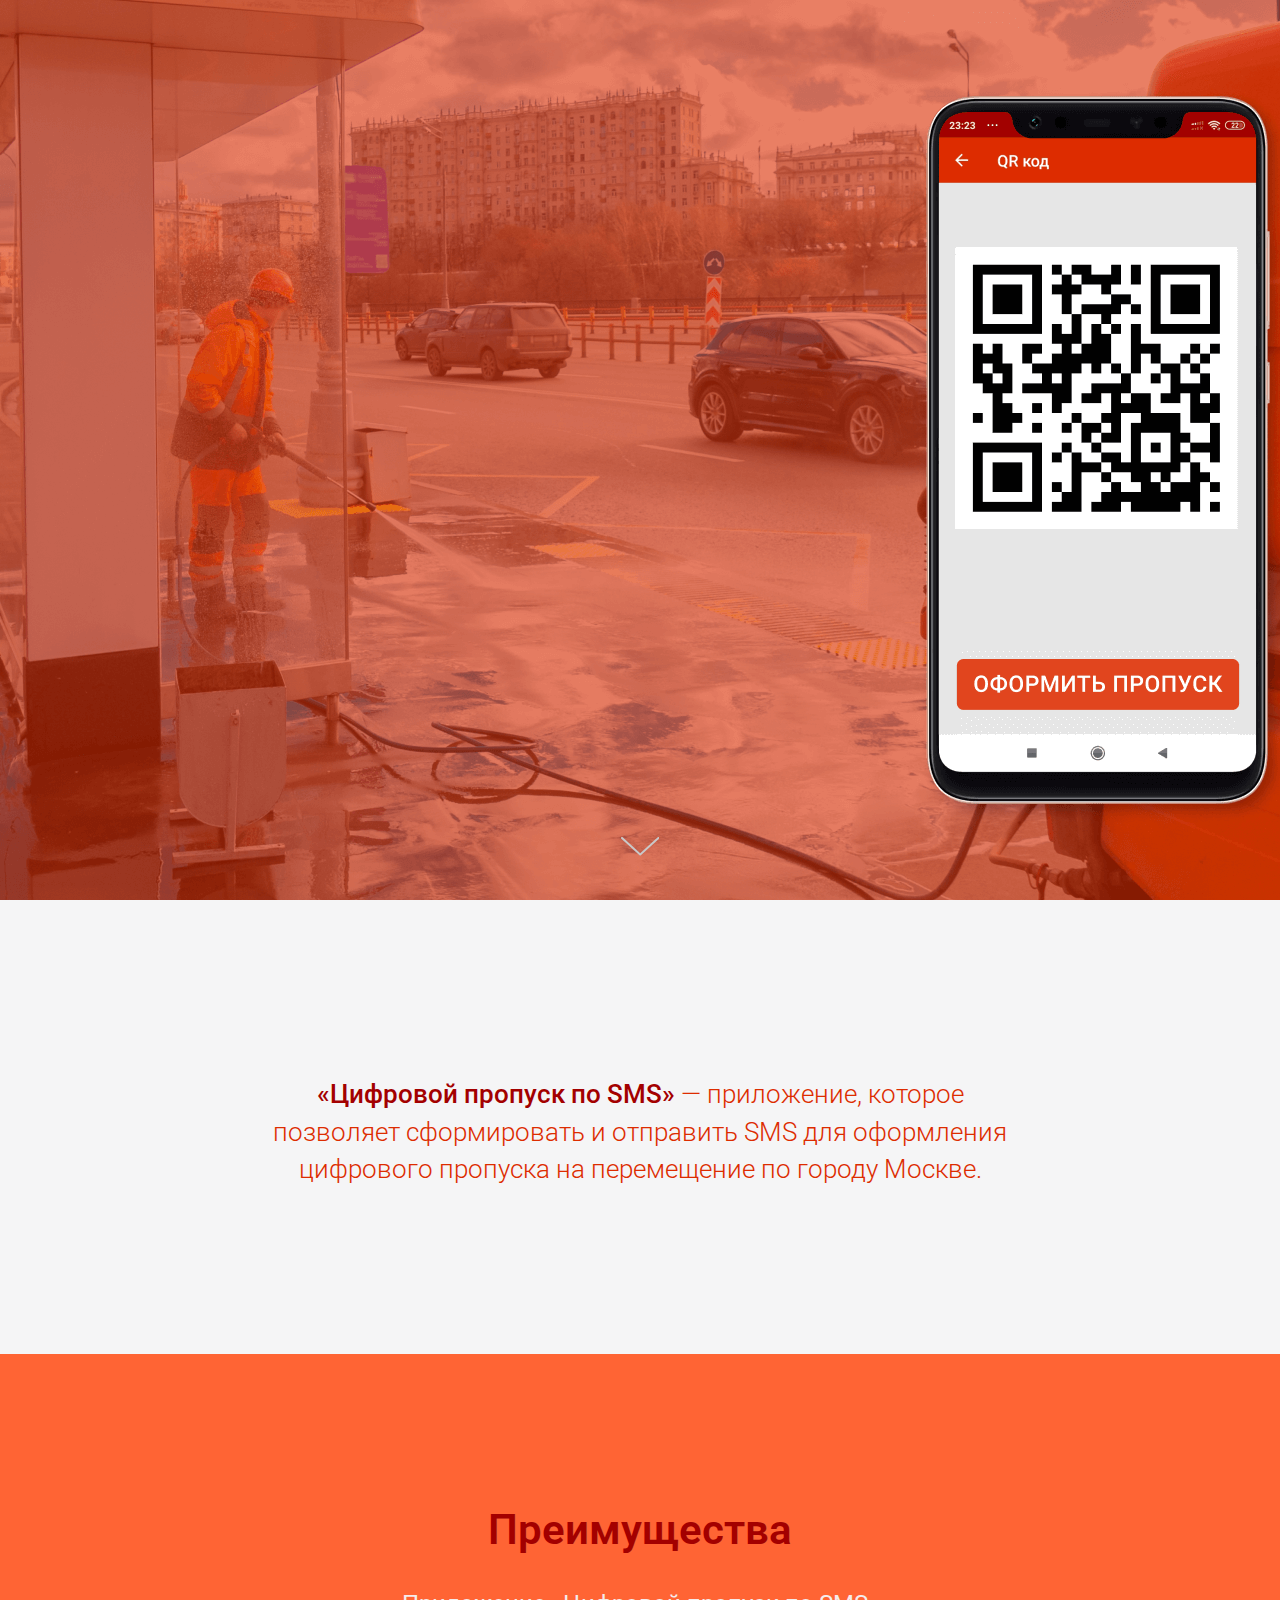
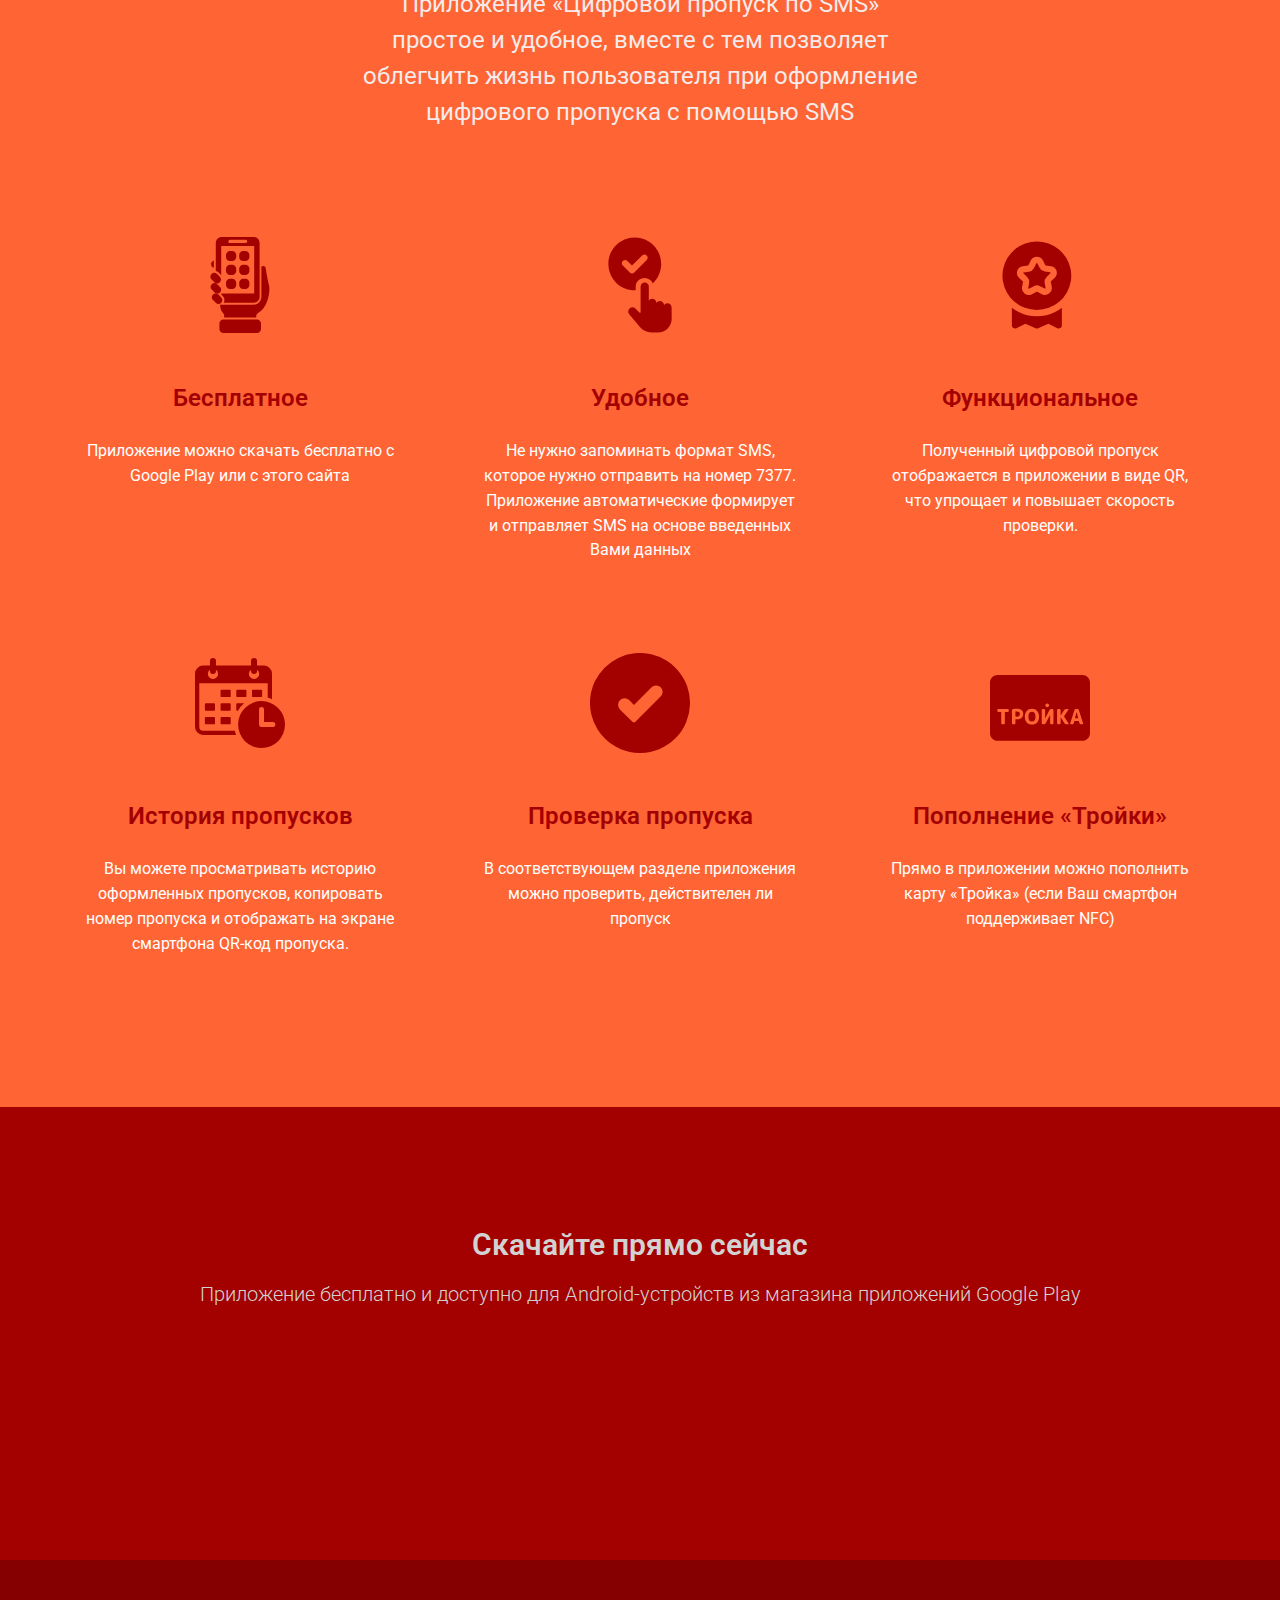
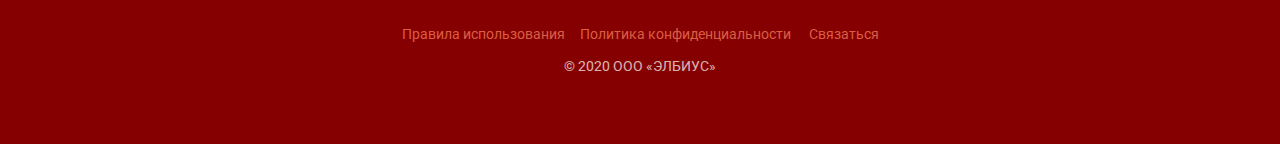
<file: index.html>
<!DOCTYPE html><html> <head><meta charset="utf-8" /><meta http-equiv="Content-Type" content="text/html; charset=utf-8" /><meta name="viewport" content="width=device-width, initial-scale=1.0" /> <!--metatextblock--><title>Цифровой пропуск по SMS</title><meta name="description" content="Приложение для оформления по SMS цифрового пропуска для перемещения по г. Москве" /><meta property="og:url" content="https://smspass.elbius.ru/" /><meta property="og:title" content="Цифровой пропуск по SMS" /><meta property="og:description" content="Приложение для оформления по SMS цифрового пропуска для перемещения по г. Москве" /><meta property="og:type" content="website" /><meta property="og:image" content="images/tild3239-3039-4335-b265-353931303337__-__resize__504x__WebSite_Cover-compre.png" /> <link rel="canonical" href="https://smspass.elbius.ru/"><!--/metatextblock--><meta property="fb:app_id" content="257953674358265" /><meta name="format-detection" content="telephone=no" /><meta http-equiv="x-dns-prefetch-control" content="on"><link rel="shortcut icon" href="images/tild3933-3966-4939-a534-353135316638__favicon.ico" type="image/x-icon" /><!-- Assets --><link rel="stylesheet" href="css/tilda-grid-3.0.min.css" type="text/css" media="all" /><link rel="stylesheet" href="css/tilda-blocks-2.12.css?t=1589705008" type="text/css" media="all" /><link rel="stylesheet" href="css/tilda-animation-1.0.min.css" type="text/css" media="all" /><link rel="stylesheet" href="css/tilda-slds-1.4.min.css" type="text/css" media="all" /><link rel="stylesheet" href="css/tilda-zoom-2.0.min.css" type="text/css" media="all" /><script src="js/jquery-1.10.2.min.js"></script><script src="js/tilda-scripts-2.8.min.js"></script><script src="js/tilda-blocks-2.7.js?t=1589705008"></script><script src="js/lazyload-1.3.min.js" charset="utf-8"></script><script src="js/tilda-animation-1.0.min.js" charset="utf-8"></script><script src="js/tilda-slds-1.4.min.js" charset="utf-8"></script><script src="js/hammer.min.js" charset="utf-8"></script><script src="js/tilda-zoom-2.0.min.js" charset="utf-8"></script><script type="text/javascript">window.dataLayer = window.dataLayer || [];</script><script type="text/javascript">if((/bot|google|yandex|baidu|bing|msn|duckduckbot|teoma|slurp|crawler|spider|robot|crawling|facebook/i.test(navigator.userAgent))===false && typeof(sessionStorage)!='undefined' && sessionStorage.getItem('visited')!=='y'){	var style=document.createElement('style');	style.type='text/css';	style.innerHTML='@media screen and (min-width: 980px) {.t-records {opacity: 0;}.t-records_animated {-webkit-transition: opacity ease-in-out .2s;-moz-transition: opacity ease-in-out .2s;-o-transition: opacity ease-in-out .2s;transition: opacity ease-in-out .2s;}.t-records.t-records_visible {opacity: 1;}}';	document.getElementsByTagName('head')[0].appendChild(style);	$(document).ready(function() { $('.t-records').addClass('t-records_animated'); setTimeout(function(){ $('.t-records').addClass('t-records_visible'); sessionStorage.setItem('visited','y'); },400);	});
}</script></head><body class="t-body" style="margin:0;"><!--allrecords--><div id="allrecords" data-tilda-export="yes" class="t-records" data-hook="blocks-collection-content-node" data-tilda-project-id="1368020" data-tilda-page-id="11409507" data-tilda-page-alias="smspasshtml" data-tilda-formskey="cb2ba69f90b4422648097dfb57410d34" ><div id="rec192287788" class="r t-rec t-rec_pb_0" style="padding-bottom:0px; " data-animationappear="off" data-record-type="391" ><!-- T391 --><!-- cover --><div class="t-cover" id="recorddiv192287788" bgimgfield="img" style="height:100vh; background-image:url('images/tild3239-3039-4335-b265-353931303337__-__resize__20x__WebSite_Cover-compre.png');" ><div class="t-cover__carrier" id="coverCarry192287788" data-content-cover-id="192287788" data-content-cover-bg="images/tild3239-3039-4335-b265-353931303337__website_cover-compre.png" data-content-cover-height="100vh" data-content-cover-parallax="" style="height:100vh;background-attachment:scroll; "></div> <div class="t-cover__filter" style="height:100vh;background-image: -moz-linear-gradient(top, rgba(0,0,0,0.0), rgba(0,0,0,0.0));background-image: -webkit-linear-gradient(top, rgba(0,0,0,0.0), rgba(0,0,0,0.0));background-image: -o-linear-gradient(top, rgba(0,0,0,0.0), rgba(0,0,0,0.0));background-image: -ms-linear-gradient(top, rgba(0,0,0,0.0), rgba(0,0,0,0.0));background-image: linear-gradient(top, rgba(0,0,0,0.0), rgba(0,0,0,0.0));filter: progid:DXImageTransform.Microsoft.gradient(startColorStr='#fe000000', endColorstr='#fe000000');"></div><div class="t391"> <div class="t-container"> <div class="t391__firstcol t-col t-col_5 "> <div class="t-cover__wrapper t-valign_middle" style="height: 100vh;"> <div class="t391__textwrapper t-align_left" data-hook-content="covercontent"> <div class="t391__title t-title t-title_xs t-animate" data-animate-style="fadeinright" data-animate-group="yes" data-animate-order="1" style="color:#525252;font-size:62px;" field="title"><div style="color:#f5f5f6;" data-customstyle="yes">Цифровой&nbsp;пропуск <span style="color: rgb(242, 217, 149);">по SMS</span><br /></div></div> <div class="t391__text t-descr t-descr_sm t-animate" data-animate-style="fadeindown" data-animate-group="yes" data-animate-order="2" data-animate-delay="0.2" style="color:#919191;font-size:22px;" field="text"><div style="color:#f5edeb;" data-customstyle="yes"><span style="font-weight: 400;">Приложение для оформления с помощью SMS <br />цифрового пропуска для передвижения по г. Москве </span></div></div> <div class="t391__buttonwrapper"> <div class="t391__btn t-animate" data-animate-style="zoomin" data-animate-group="yes" data-animate-order="3" data-animate-delay="0.3" style="margin-right: 10px;"> <a href="https://play.google.com/store/apps/details?id=ru.elbius.mospass" target="_blank"> <img class="t391__img" src="images/tild3433-6435-4363-a130-643134326561__google-play-badge_3.png" imgfield="img3" /> </a> </div> <div class="t391__btn t-animate" data-animate-style="zoomin" data-animate-group="yes" data-animate-order="4" data-animate-delay="0.2"> <a href="https://clck.ru/NVpnL" target="_blank"> <img class="t391__img" src="images/tild3364-6362-4434-b431-633138663930__download_icon.svg" imgfield="img4" /> </a> </div> </div> </div> </div> </div> <div class="t391__secondcol t-col t-col_5 t-prefix_1"> <div class="t-cover__wrapper t-valign_middle" style="height: 100vh;"> </div> </div> </div></div> <!-- arrow --> <div class="t-cover__arrow"><div class="t-cover__arrow-wrapper t-cover__arrow-wrapper_animated"><div class="t-cover__arrow_mobile"><svg class="t-cover__arrow-svg" style="fill:#c9c9c9;" x="0px" y="0px" width="38.417px" height="18.592px" viewBox="0 0 38.417 18.592" style="enable-background:new 0 0 38.417 18.592;"><g><path d="M19.208,18.592c-0.241,0-0.483-0.087-0.673-0.261L0.327,1.74c-0.408-0.372-0.438-1.004-0.066-1.413c0.372-0.409,1.004-0.439,1.413-0.066L19.208,16.24L36.743,0.261c0.411-0.372,1.042-0.342,1.413,0.066c0.372,0.408,0.343,1.041-0.065,1.413L19.881,18.332C19.691,18.505,19.449,18.592,19.208,18.592z"/></g></svg></div></div></div> <!-- arrow --> </div> <script type="text/javascript">$(document).ready(function(){ t391_checkSize('192287788');
});
$(window).load(function(){ t391_checkSize('192287788');
});
$(window).resize(function() { t391_checkSize('192287788');
});</script> </div><div id="rec192287789" class="r t-rec t-rec_pt_135 t-rec_pb_165" style="padding-top:135px;padding-bottom:165px;background-color:#f5f5f6; " data-record-type="255" data-bg-color="#f5f5f6"><!-- T225 --><div class="t225"> <div class="t-container t-align_center"> <div class="t-col t-col_8 t-prefix_2"> <div class="t225__descr t-descr t-descr_xxl" field="descr" style=""><div style="color:#878787;" data-customstyle="yes"><span style="font-weight: 500;"><span data-redactor-style="color: #a30000;" style="color: rgb(163, 0, 0);">«Цифровой пропуск по&nbsp;SMS»</span> </span><span style="color: rgb(221, 44, 0);">—&nbsp;приложение, которое позволяет сформировать и&nbsp;отправить SMS для оформления цифрового пропуска на&nbsp;перемещение по&nbsp;городу Москве.</span></div></div> </div> </div></div></div><div id="rec192287790" class="r t-rec t-rec_pt_150 t-rec_pb_150" style="padding-top:150px;padding-bottom:150px;background-color:#ff6434; " data-record-type="490" data-bg-color="#ff6434"><!-- t490 --><div class="t490"><div class="t-section__container t-container"><div class="t-col t-col_12"><div class="t-section__topwrapper t-align_center"><div class="t-section__title t-title t-title_xs" field="btitle"><div style="color:#a30000;" data-customstyle="yes">Преимущества</div></div><div class="t-section__descr t-descr t-descr_xl t-margin_auto" field="bdescr"><div style="color:#f5ebeb;" data-customstyle="yes"><span style="font-weight: 400;">Приложение «Цифровой пропуск по&nbsp;SMS» простое и&nbsp;удобное, вместе с&nbsp;тем позволяет облегчить жизнь пользователя при оформление цифрового пропуска с&nbsp;помощью SMS</span></div></div></div></div></div><div class="t-container"> <div class="t490__col t-col t-col_4 t-align_center t-item"> <img src="images/tild6139-6332-4334-a364-663964383235__noun_mobile_apps_211.svg" class="t490__img t-img" imgfield="li_img__1476968690512" /> <div class="t490__wrappercenter "> <div class="t-name t-name_xl" style="color:#a30000;" field="li_title__1476968690512">Бесплатное</div> <div class="t-descr t-descr_xs" style="color:#ffffff;" field="li_descr__1476968690512"><span style="font-weight: 400;">Приложение можно скачать бесплатно с Google Play или с этого сайта</span></div> </div> </div> <div class="t490__col t-col t-col_4 t-align_center t-item"> <img src="images/tild3938-6235-4531-a239-376430303165__noun_convenient_3202.svg" class="t490__img t-img" imgfield="li_img__1476968700508" /> <div class="t490__wrappercenter "> <div class="t-name t-name_xl" style="color:#a30000;" field="li_title__1476968700508">Удобное</div> <div class="t-descr t-descr_xs" style="color:#ffffff;" field="li_descr__1476968700508"><span style="font-weight: 400;">Не нужно запоминать формат SMS, которое нужно отправить на номер 7377. Приложение автоматические формирует и отправляет SMS на основе введенных Вами данных</span></div> </div> </div> <div class="t490__col t-col t-col_4 t-align_center t-item"> <img src="images/tild3132-6331-4661-a332-303362303563__noun_featured_294214.svg" class="t490__img t-img" imgfield="li_img__1476968722790" /> <div class="t490__wrappercenter "> <div class="t-name t-name_xl" style="color:#a30000;" field="li_title__1476968722790">Функциональное</div> <div class="t-descr t-descr_xs" style="color:#ffffff;" field="li_descr__1476968722790"><span style="font-weight: 400;">Полученный цифровой пропуск отображается в приложении в виде QR, что упрощает и повышает скорость проверки.</span></div> </div> </div> <div class="t-clear t490__separator" style=""></div> <div class="t490__col t-col t-col_4 t-align_center t-item"> <img src="images/tild6464-3866-4765-b463-613032323433__noun_History_2443811.svg" class="t490__img t-img" imgfield="li_img__1589662200839" /> <div class="t490__wrappercenter "> <div class="t-name t-name_xl" style="color:#a30000;" field="li_title__1589662200839">История пропусков</div> <div class="t-descr t-descr_xs" style="color:#ffffff;" field="li_descr__1589662200839"><span style="font-weight: 400;">Вы можете просматривать историю оформленных пропусков, копировать номер пропуска и отображать на экране смартфона QR-код пропуска.</span></div> </div> </div> <div class="t490__col t-col t-col_4 t-align_center t-item"> <img src="images/tild6261-6630-4938-a434-653233333531__noun_Check_3350386.svg" class="t490__img t-img" imgfield="li_img__1589662281501" /> <div class="t490__wrappercenter "> <div class="t-name t-name_xl" style="color:#a30000;" field="li_title__1589662281501">Проверка пропуска</div> <div class="t-descr t-descr_xs" style="color:#ffffff;" field="li_descr__1589662281501"><span style="font-weight: 400;">В соответствующем разделе приложения можно проверить, действителен ли пропуск</span></div> </div> </div> <div class="t490__col t-col t-col_4 t-align_center t-item"> <img src="images/tild3566-6436-4265-a131-353232316264__Troika_Icon.svg" class="t490__img t-img" imgfield="li_img__1589662106432" /> <div class="t490__wrappercenter "> <div class="t-name t-name_xl" style="color:#a30000;" field="li_title__1589662106432">Пополнение «Тройки»</div> <div class="t-descr t-descr_xs" style="color:#ffffff;" field="li_descr__1589662106432"><span style="font-weight: 400;">Прямо в&nbsp;приложении можно пополнить карту «Тройка» (если Ваш смартфон поддерживает NFC)</span></div> </div> </div></div></div></div><div id="rec192287792" class="r t-rec t-rec_pt_120 t-rec_pb_0" style="padding-top:120px;padding-bottom:0px;background-color:#a30000; " data-animationappear="off" data-record-type="43" data-bg-color="#a30000"><!-- T030 --><div class="t030"> <div class="t-container t-align_center"> <div class="t-col t-col_10 t-prefix_1"> <div class="t030__title t-title t-title_xxs" field="title" style=""><div style="font-size:30px;color:#d2d2d2;" data-customstyle="yes"> Скачайте прямо сейчас</div></div> <div class="t030__descr t-descr t-descr_md" field="descr" style=""><div style="color:#d2d2d2;" data-customstyle="yes"> Приложение бесплатно и доступно для Android-устройств из магазина приложений Google Play</div></div> </div> </div></div></div><div id="rec192287793" class="r t-rec t-rec_pt_60 t-rec_pb_120" style="padding-top:60px;padding-bottom:120px;background-color:#a30000; " data-animationappear="off" data-record-type="3" data-bg-color="#a30000"><!-- T107 --><div class="t107"> <div class="t-align_center" itemscope itemtype="http://schema.org/ImageObject"><meta itemprop="image" content="images/tild3736-3533-4162-b766-336331323133__google-play-badge_3.png"> <a href="https://play.google.com/store/apps/details?id=ru.elbius.mospass" target="_blank"><img src="images/tild3736-3533-4162-b766-336331323133__-__empty__google-play-badge_3.png" data-original="images/tild3736-3533-4162-b766-336331323133__google-play-badge_3.png" class="t107__widthauto t-img" imgfield="img" /></a> </div> </div></div><div id="rec192302377" class="r t-rec t-rec_pt_0 t-rec_pb_60" style="padding-top:0px;padding-bottom:60px;background-color:#850000; " data-animationappear="off" data-record-type="457" data-bg-color="#850000"><!-- T457 --><div class="t457"><div class="t-container"> <div class="t-col t-col_12"> <ul class="t457__ul"> </ul></div> <div class="t-col t-col_12"> <div class="t457__copyright" field="text" style="color: #ffffff;"><a href="https://smspass.elbius.ru/terms-of-use.html" style="">Правила использования</a>&nbsp;&nbsp;<span class="redactor-invisible-space">&nbsp;<span class="redactor-invisible-space" data-redactor-class="redactor-invisible-space">&nbsp;</span></span> <a href="http://smspass.elbius.ru/privacy-policy.html" style="">Политика конфиденциальности</a> &nbsp;&nbsp;&nbsp;<span>&nbsp;</span> <a href="mailto:mailto:smspass@elbius.ru" style="">Связаться</a><br />&nbsp;<br />©&nbsp;2020 ООО&nbsp;«ЭЛБИУС»<br /></div></div> </div></div></div></div><!--/allrecords--><!-- Stat --> <script type="text/javascript">if (! window.mainTracker) { window.mainTracker = 'tilda'; }	(function (d, w, k, o, g) { var n=d.getElementsByTagName(o)[0],s=d.createElement(o),f=function(){n.parentNode.insertBefore(s,n);}; s.type = "text/javascript"; s.async = true; s.key = k; s.id = "tildastatscript"; s.src=g; if (w.opera=="[object Opera]") {d.addEventListener("DOMContentLoaded", f, false);} else { f(); } })(document, window, '0365436877baeb9e29acf233aeea5cf9','script','https://stat.tildacdn.com/js/tildastat-0.2.min.js');</script> </body></html>
</file>
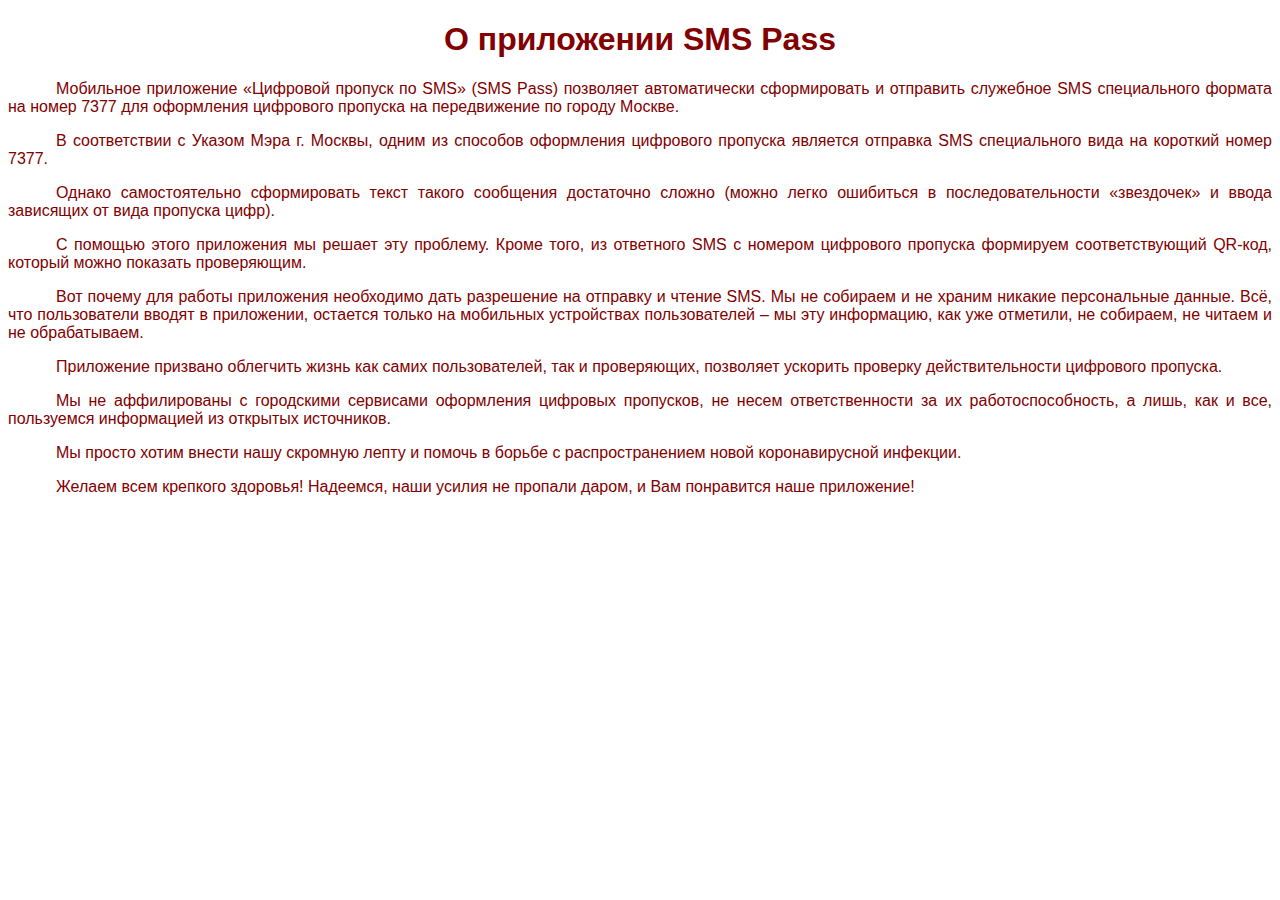
<file: about.html>
<!doctype html>

<html lang="ru">
	<head>
		<meta charset="utf-8">

			<title>О приложении SMS Pass</title>
			<meta name="description" content="О приложении SMS Pass">
				<meta name="author" content="ELBIUS">

					<style type="text/css">
					body {
					color: #820000;
					font-size:1em;
					font-family:sans-serif;
					text-align:justify;
					}

					.doc-date {
					text-align:right;
					font-style:italic;
					}

					h1 {
					font-size:2em;
					text-align:center;
					}

					p {
					text-indent:3em;					
					}

					ul {
					list-style-position:outside;
					padding-left:4em;
					list-style-type:square;
					margin-left:0em;
					margin-bottom:2em;
					border-width:1px;
					}

					li {
					margin-bottom:1em;
					}


					</style>

				</head>

				<body>

					<h1>О приложении SMS Pass</h1>
					<p>Мобильное приложение &laquo;Цифровой пропуск по SMS&raquo; (SMS Pass) позволяет автоматически сформировать и отправить служебное SMS специального формата на номер 7377 для оформления цифрового пропуска на передвижение по городу Москве.</p>
					<p>В соответствии с Указом Мэра г. Москвы, одним из способов оформления цифрового пропуска является отправка SMS специального вида на короткий номер 7377.</p>
					<p>Однако самостоятельно сформировать текст такого сообщения достаточно сложно (можно легко ошибиться в последовательности &laquo;звездочек&raquo; и ввода зависящих от вида пропуска цифр).</p>
					<p>С помощью этого приложения мы решает эту проблему. Кроме того, из ответного SMS с номером цифрового пропуска формируем соответствующий QR-код, который можно показать проверяющим.</p>
					<p>Вот почему для работы приложения необходимо дать разрешение на отправку и чтение SMS. Мы не собираем и не храним никакие персональные данные. Всё, что пользователи вводят в приложении, остается только на мобильных устройствах пользователей &ndash; мы эту информацию, как уже отметили, не собираем, не читаем и не обрабатываем.</p>
					<p>Приложение призвано облегчить жизнь как самих пользователей, так и проверяющих, позволяет ускорить проверку действительности цифрового пропуска.</p>
					<p>Мы не аффилированы с городскими сервисами оформления цифровых пропусков, не несем ответственности за их работоспособность, а лишь, как и все, пользуемся информацией из открытых источников.</p>
					<p>Мы просто хотим внести нашу скромную лепту и помочь в борьбе с распространением новой коронавирусной инфекции.</p>
					<p>Желаем всем крепкого здоровья! Надеемся, наши усилия не пропали даром, и Вам понравится наше приложение!</p>

				</body>
			</html>
</file>
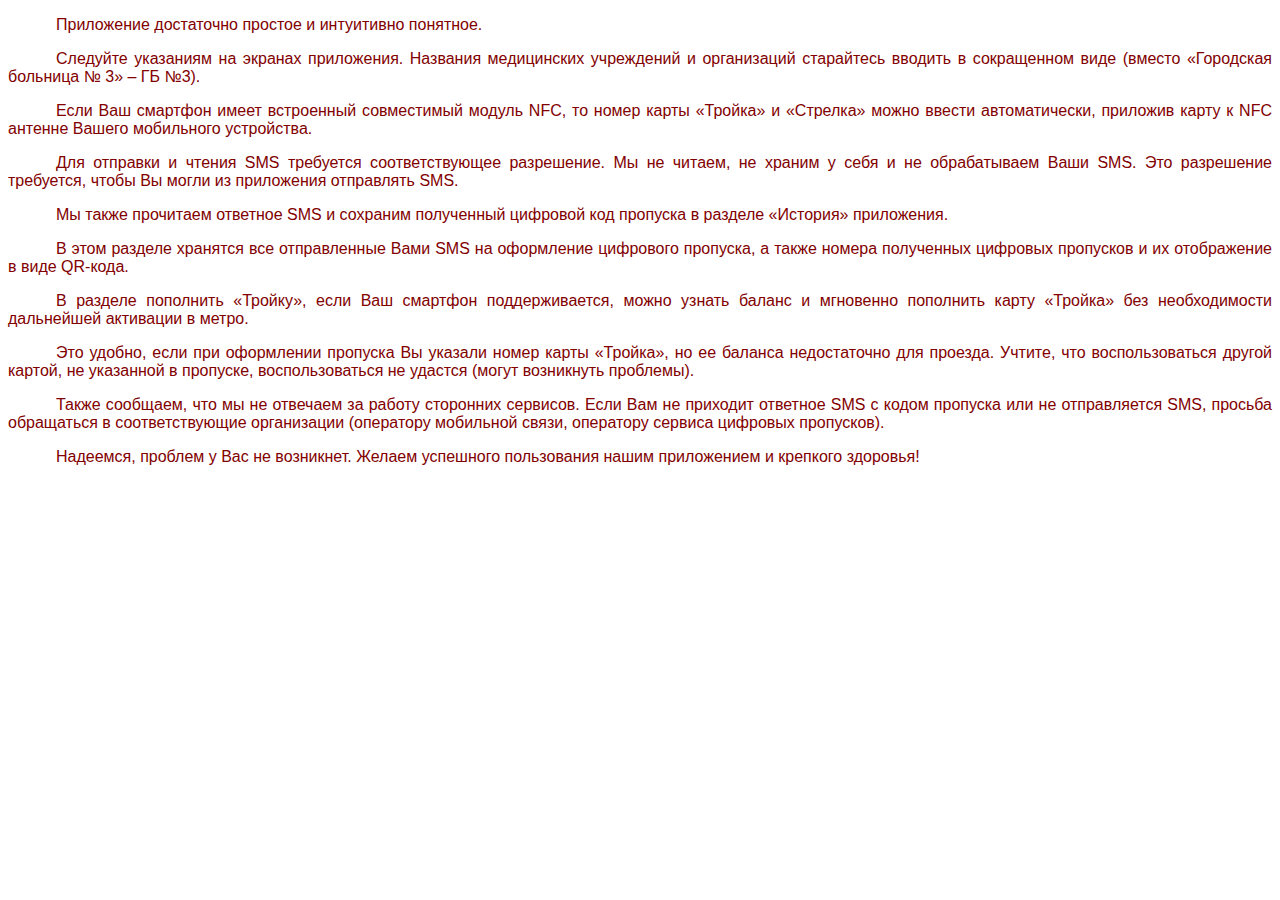
<file: help.html>
<!doctype html>

<html lang="ru">
	<head>
		<meta charset="utf-8">

			<title>О приложении SMS Pass</title>
			<meta name="description" content="О приложении SMS Pass">
				<meta name="author" content="ELBIUS">

					<style type="text/css">
					body {
					color: #820000;
					font-size:1em;
					font-family:sans-serif;
					text-align:justify;
					}

					.doc-date {
					text-align:right;
					font-style:italic;
					}

					h1 {
					font-size:2em;
					text-align:center;
					}

					p {
					text-indent:3em;					
					}

					ul {
					list-style-position:outside;
					padding-left:4em;
					list-style-type:square;
					margin-left:0em;
					margin-bottom:2em;
					border-width:1px;
					}

					li {
					margin-bottom:1em;
					}


					</style>

				</head>

				<body>

					<p>Приложение достаточно простое и интуитивно понятное.</p>
					<p>Следуйте указаниям на экранах приложения. Названия медицинских учреждений и организаций старайтесь вводить в сокращенном виде (вместо &laquo;Городская больница № 3&raquo; ‒ ГБ №3).</p>
					<p>Если Ваш смартфон имеет встроенный совместимый модуль NFC, то номер карты &laquo;Тройка&raquo; и &laquo;Стрелка&raquo; можно ввести автоматически, приложив карту к NFC антенне Вашего мобильного уcтройства.</p>
					<p>Для отправки и чтения SMS требуется соответствующее разрешение. Мы не читаем, не храним у себя и не обрабатываем Ваши SMS. Это разрешение требуется, чтобы Вы могли из приложения отправлять SMS.</p>
					<p>Мы также прочитаем ответное SMS и сохраним полученный цифровой код пропуска в разделе &laquo;История&raquo; приложения.</p>
					<p>В этом разделе хранятся все отправленные Вами SMS на оформление цифрового пропуска, а также номера полученных цифровых пропусков и их отображение в виде QR-кода.</p>
					<p>В разделе пополнить &laquo;Тройку&raquo;, если Ваш смартфон поддерживается, можно узнать баланс и мгновенно пополнить карту &laquo;Тройка&raquo; без необходимости дальнейшей активации в метро.</p>
					<p>Это удобно, если при оформлении пропуска Вы указали номер карты &laquo;Тройка&raquo;, но ее баланса недостаточно для проезда. Учтите, что воспользоваться другой картой, не указанной в пропуске, воспользоваться не удастся (могут возникнуть проблемы).</p>
					<p>Также сообщаем, что мы не отвечаем за работу сторонних сервисов. Если Вам не приходит ответное SMS с кодом пропуска или не отправляется SMS, просьба обращаться в соответствующие организации (оператору мобильной связи, оператору сервиса цифровых пропусков).</p>
					<p>Надеемся, проблем у Вас не возникнет. Желаем успешного пользования нашим приложением и крепкого здоровья!</p>

				</body>
			</html>
</file>
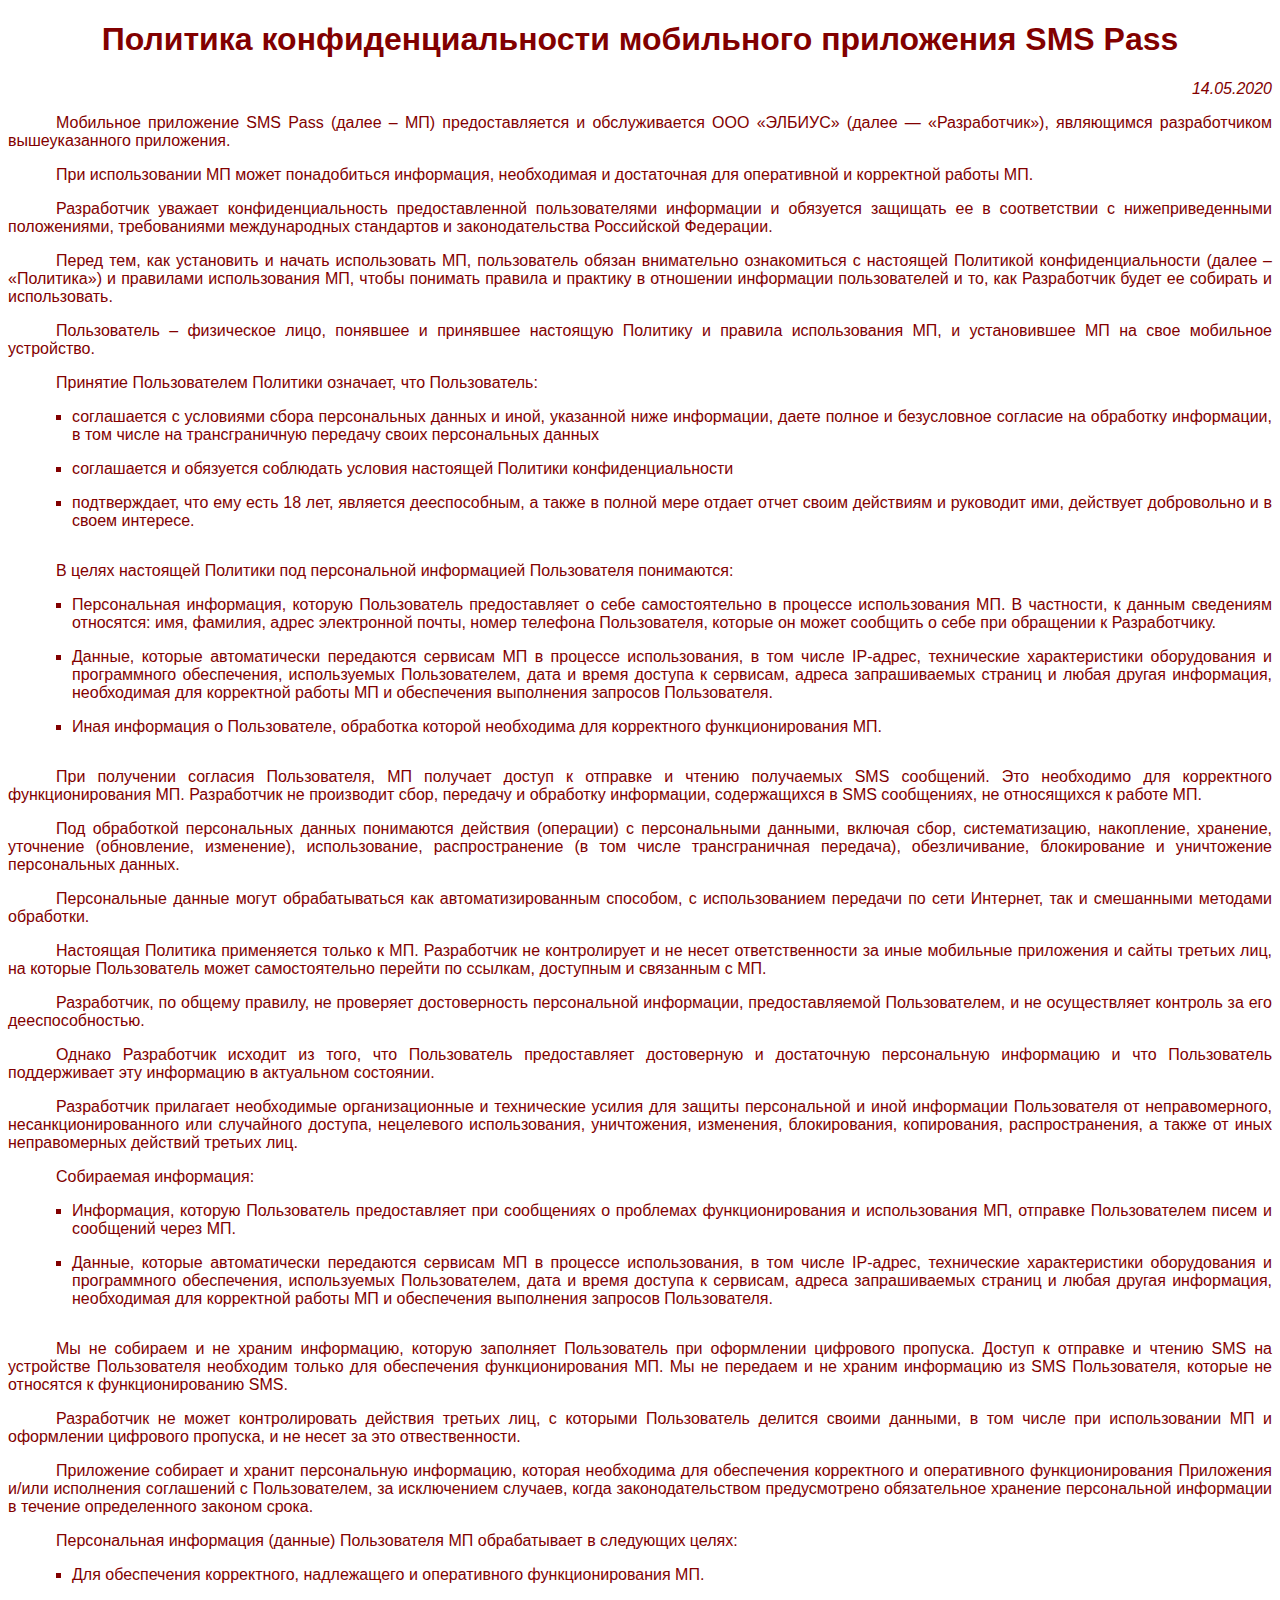
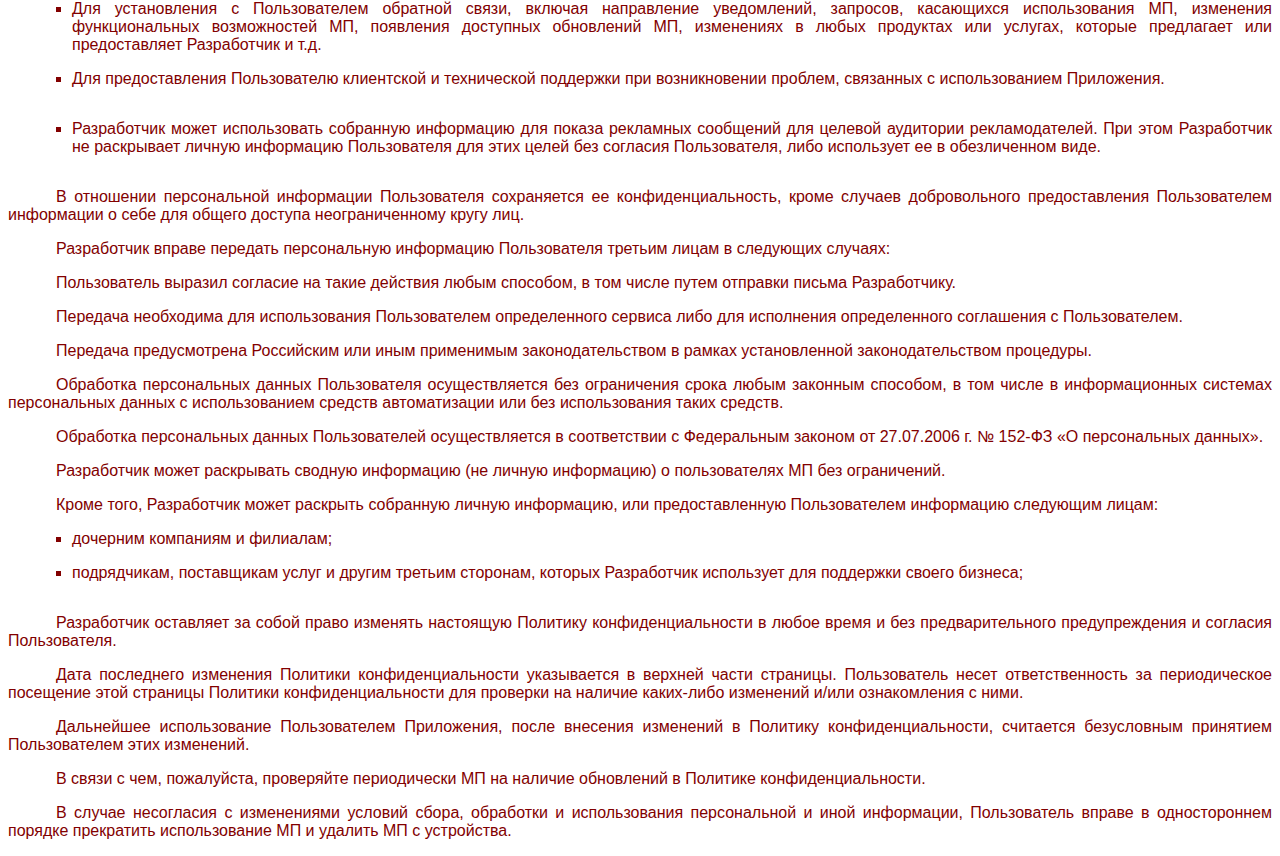
<file: privacy-policy.html>
<!doctype html>

<html lang="ru">
	<head>
		<meta charset="utf-8">

			<title>Политика конфиденциальности мобильного приложения SMS Pass</title>
			<meta name="description" content="Политика конфиденциальности мобильного приложения SMS Pass">
				<meta name="author" content="ELBIUS">

					<style type="text/css">
					body {
					color: #820000;
					font-size:1em;
					font-family:sans-serif;
					text-align:justify;
					}
					
					.policy-date {
					text-align:right;
					font-style:italic;
					}
					
					h1 {
					font-size:2em;
					text-align:center;
					}
					
					p {
					text-indent:3em;					
					}
					
					ul {
					list-style-position:outside;
					padding-left:4em;
					list-style-type:square;
					margin-left:0em;
					margin-bottom:2em;
					border-width:1px;
					}
					
					li {
					margin-bottom:1em;
					}
					

					</style>

				</head>

				<body>

					<h1>Политика конфиденциальности мобильного приложения SMS Pass</h1>
					<p class="policy-date">14.05.2020</p>
					<p>Мобильное приложение SMS Pass (далее &ndash; МП) предоставляется и обслуживается ООО &laquo;ЭЛБИУС&raquo; (далее &mdash; &laquo;Разработчик&raquo;), являющимся разработчиком вышеуказанного приложения.</p>
					<p>При использовании МП может понадобиться информация, необходимая и достаточная для оперативной и корректной работы МП.</p>
					<p>Разработчик уважает конфиденциальность предоставленной пользователями информации и обязуется защищать ее в соответствии с нижеприведенными положениями, требованиями международных стандартов и законодательства Российской Федерации.</p>
					<p>Перед тем, как установить и начать использовать МП, пользователь обязан внимательно ознакомиться с настоящей Политикой конфиденциальности (далее &ndash; &laquo;Политика&raquo;) и правилами использования МП, чтобы понимать правила и практику в отношении информации пользователей и то, как Разработчик будет ее собирать и использовать.</p>
					<p>Пользователь &ndash; физическое лицо, понявшее и принявшее настоящую Политику и правила использования МП, и установившее МП на свое мобильное устройство.</p>
					<p>Принятие Пользователем Политики означает, что Пользователь:</p>
					<ul>
						<li>соглашается с условиями сбора персональных данных и иной, указанной ниже информации, даете полное и безусловное согласие на обработку информации, в том числе на трансграничную передачу своих персональных данных</li>
						<li>соглашается и обязуется соблюдать условия настоящей Политики конфиденциальности</li>
						<li>подтверждает, что ему есть 18 лет, является дееспособным, а также в полной мере отдает отчет своим действиям и руководит ими, действует добровольно и в своем интересе.</li>
					</ul>
					<p>В целях настоящей Политики под персональной информацией Пользователя понимаются:</p>
					<ul>
						<li>Персональная информация, которую Пользователь предоставляет о себе самостоятельно в процессе использования МП. В частности, к данным сведениям относятся: имя, фамилия, адрес электронной почты, номер телефона Пользователя, которые он может сообщить о себе при обращении к Разработчику.</li>
						<li>Данные, которые автоматически передаются сервисам МП в процессе использования, в том числе IP-адрес, технические характеристики оборудования и программного обеспечения, используемых Пользователем, дата и время доступа к сервисам, адреса запрашиваемых страниц и любая другая информация, необходимая для корректной работы МП и обеспечения выполнения запросов Пользователя.</li>
						<li>Иная информация о Пользователе, обработка которой необходима для корректного функционирования МП.</li>
					</ul>
					<p>При получении согласия Пользователя, МП получает доступ к отправке и чтению получаемых SMS сообщений. Это необходимо для корректного функционирования МП. Разработчик не производит сбор, передачу и обработку информации, содержащихся в SMS сообщениях, не относящихся к работе МП.</p>
					<p>Под обработкой персональных данных понимаются действия (операции) с персональными данными, включая сбор, систематизацию, накопление, хранение, уточнение (обновление, изменение), использование, распространение (в том числе трансграничная передача), обезличивание, блокирование и уничтожение персональных данных.</p>
					<p>Персональные данные могут обрабатываться как автоматизированным способом, с использованием передачи по сети Интернет, так и смешанными методами обработки.</p>
					<p>Настоящая Политика применяется только к МП. Разработчик не контролирует и не несет ответственности за иные мобильные приложения и сайты третьих лиц, на которые Пользователь может самостоятельно перейти по ссылкам, доступным и связанным с МП.</p>
					<p>Разработчик, по общему правилу, не проверяет достоверность персональной информации, предоставляемой Пользователем, и не осуществляет контроль за его дееспособностью.</p>
					<p>Однако Разработчик исходит из того, что Пользователь предоставляет достоверную и достаточную персональную информацию и что Пользователь поддерживает эту информацию в актуальном состоянии.</p>
					<p>Разработчик прилагает необходимые организационные и технические усилия для защиты персональной и иной информации Пользователя от неправомерного, несанкционированного или случайного доступа, нецелевого использования, уничтожения, изменения, блокирования, копирования, распространения, а также от иных неправомерных действий третьих лиц.</p>
					<p>Собираемая информация:</p>
					<ul>
						<li>Информация, которую Пользователь предоставляет при сообщениях о проблемах функционирования и использования МП, отправке Пользователем писем и сообщений через МП.</li>
						<li>Данные, которые автоматически передаются сервисам МП в процессе использования, в том числе IP-адрес, технические характеристики оборудования и программного обеспечения, используемых Пользователем, дата и время доступа к сервисам, адреса запрашиваемых страниц и любая другая информация, необходимая для корректной работы МП и обеспечения выполнения запросов Пользователя.</li>
					</ul>
					<p>Мы не собираем и не храним информацию, которую заполняет Пользователь при оформлении цифрового пропуска. Доcтуп к отправке и чтению SMS на устройстве Пользователя необходим только для обеспечения функционирования МП. Мы не передаем и не храним информацию из SMS Пользователя, которые не относятся к функционированию SMS.</p>
					<p>Разработчик не может контролировать действия третьих лиц, с которыми Пользователь делится своими данными, в том числе при использовании МП и оформлении цифрового пропуска, и не несет за это отвественности.</p>
					<p>Приложение собирает и хранит персональную информацию, которая необходима для обеспечения корректного и оперативного функционирования Приложения и/или исполнения соглашений с Пользователем, за исключением случаев, когда законодательством предусмотрено обязательное хранение персональной информации в течение определенного законом срока.</p>
					<p>Персональная информация (данные) Пользователя МП обрабатывает в следующих целях:</p>
					<ul>
						<li>Для обеспечения корректного, надлежащего и оперативного функционирования МП.</li>
						<li>Для установления с Пользователем обратной связи, включая направление уведомлений, запросов, касающихся использования МП, изменения функциональных возможностей МП, появления доступных обновлений МП, изменениях в любых продуктах или услугах, которые предлагает или предоставляет Разработчик и т.д.</li>
						<li>Для предоставления Пользователю клиентской и технической поддержки при возникновении проблем, связанных с использованием Приложения.</li>
					</ul>
					<ul>
						<li>Разработчик может использовать собранную информацию для показа рекламных сообщений для целевой аудитории рекламодателей. При этом Разработчик не раскрывает личную информацию Пользователя для этих целей без согласия Пользователя, либо использует ее в обезличенном виде.</li>
					</ul>
					<p>В отношении персональной информации Пользователя сохраняется ее конфиденциальность, кроме случаев добровольного предоставления Пользователем информации о себе для общего доступа неограниченному кругу лиц.</p>
					<p>Разработчик вправе передать персональную информацию Пользователя третьим лицам в следующих случаях:</p>
					<p>Пользователь выразил согласие на такие действия любым способом, в том числе путем отправки письма Разработчику.</p>
					<p>Передача необходима для использования Пользователем определенного сервиса либо для исполнения определенного соглашения с Пользователем.</p>
					<p>Передача предусмотрена Российским или иным применимым законодательством в рамках установленной законодательством процедуры.</p>
					<p>Обработка персональных данных Пользователя осуществляется без ограничения срока любым законным способом, в том числе в информационных системах персональных данных с использованием средств автоматизации или без использования таких средств.</p>
					<p>Обработка персональных данных Пользователей осуществляется в соответствии с Федеральным законом от 27.07.2006 г. № 152-ФЗ &laquo;О персональных данных&raquo;.</p>
					<p>Разработчик может раскрывать сводную информацию (не личную информацию) о пользователях МП без ограничений.</p>
					<p>Кроме того, Разработчик может раскрыть собранную личную информацию, или предоставленную Пользователем информацию следующим лицам:</p>
					<ul>
						<li>дочерним компаниям и филиалам;</li>
						<li>подрядчикам, поставщикам услуг и другим третьим сторонам, которых Разработчик использует для поддержки своего бизнеса;</li>
					</ul>
					<p>Разработчик оставляет за собой право изменять настоящую Политику конфиденциальности в любое время и без предварительного предупреждения и согласия Пользователя.</p>
					<p>Дата последнего изменения Политики конфиденциальности указывается в верхней части страницы. Пользователь несет ответственность за периодическое посещение этой страницы Политики конфиденциальности для проверки на наличие каких-либо изменений и/или ознакомления с ними.</p>
					<p>Дальнейшее использование Пользователем Приложения, после внесения изменений в Политику конфиденциальности, считается безусловным принятием Пользователем этих изменений.</p>
					<p>В связи с чем, пожалуйста, проверяйте периодически МП на наличие обновлений в Политике конфиденциальности.</p>
					<p>В случае несогласия с изменениями условий сбора, обработки и использования персональной и иной информации, Пользователь вправе в одностороннем порядке прекратить использование МП и удалить МП с устройства.</p>



				</body>
			</html>
</file>
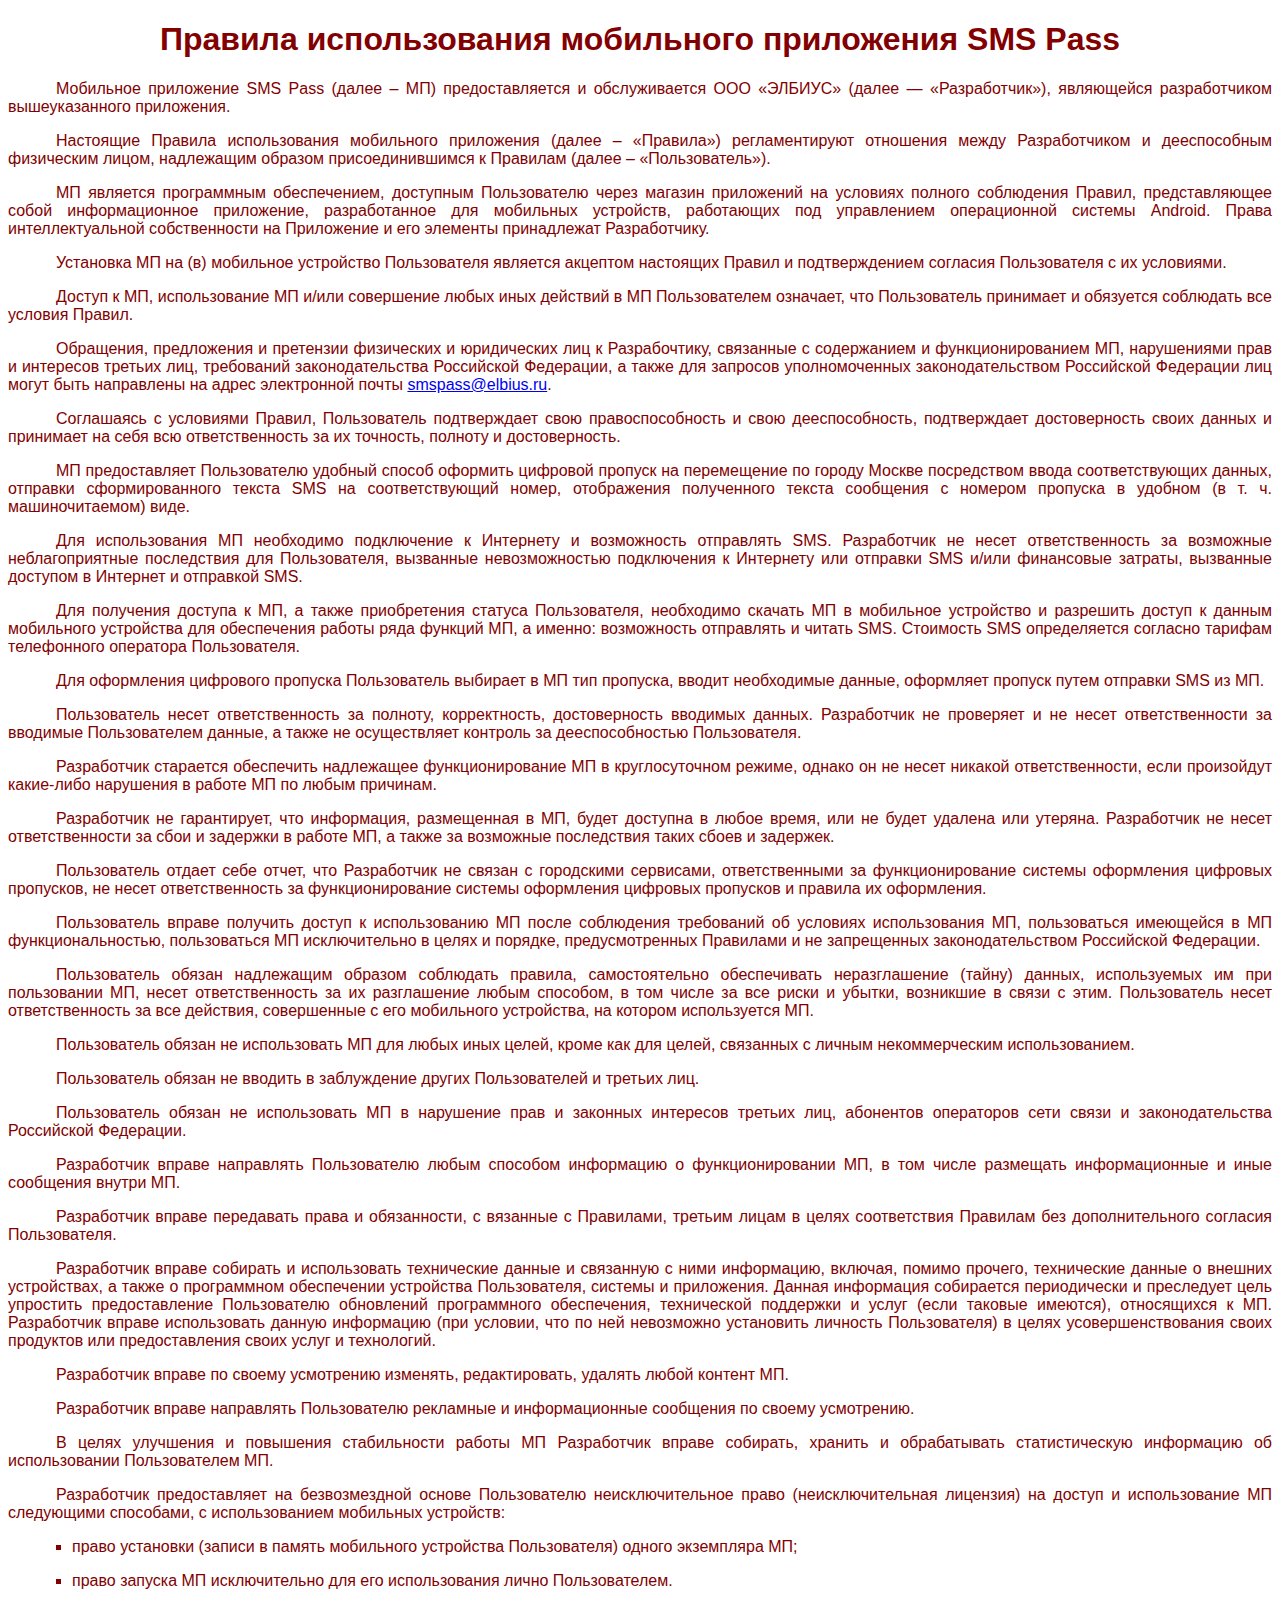
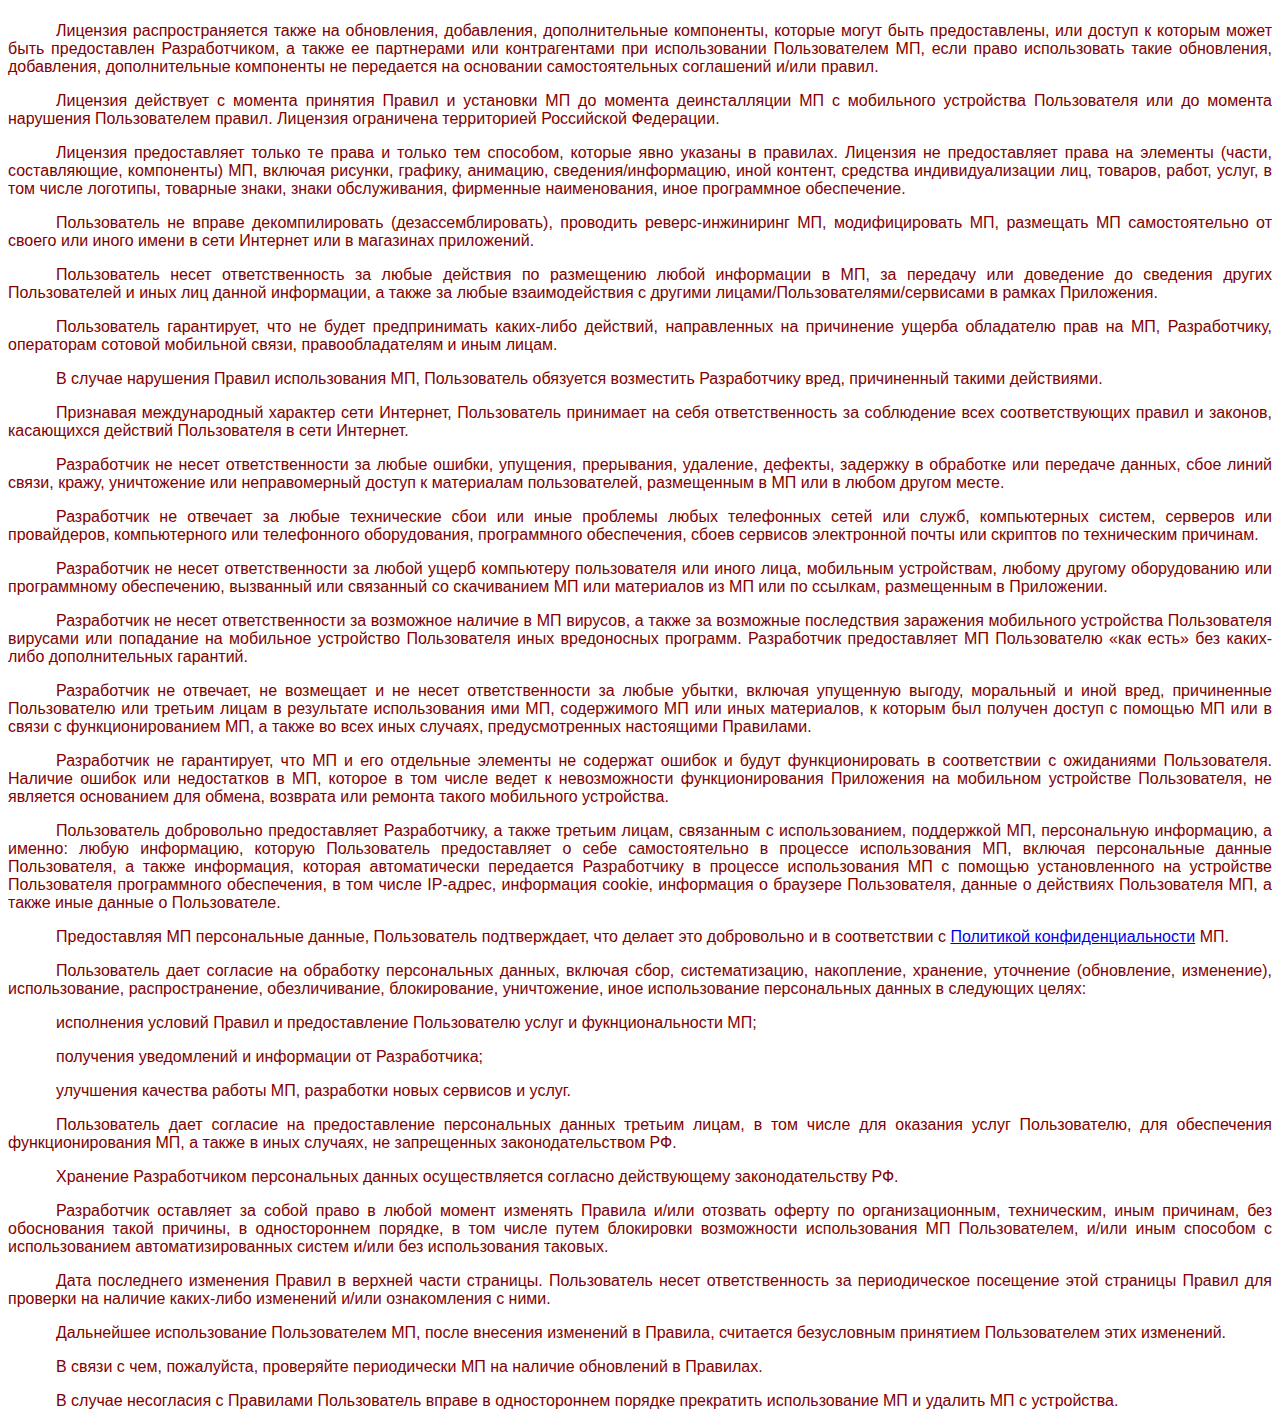
<file: terms-of-use.html>
<!doctype html>

<html lang="ru">
	<head>
		<meta charset="utf-8">

			<title>SMS Pass</title>
			<meta name="description" content="SMS Pass">
				<meta name="author" content="ELBIUS">

					<style type="text/css">
					body {
					color: #820000;
					font-size:1em;
					font-family:sans-serif;
					text-align:justify;
					}

					.policy-date {
					text-align:right;
					font-style:italic;
					}

					h1 {
					font-size:2em;
					text-align:center;
					}

					p {
					text-indent:3em;					
					}

					ul {
					list-style-position:outside;
					padding-left:4em;
					list-style-type:square;
					margin-left:0em;
					margin-bottom:2em;
					border-width:1px;
					}

					li {
					margin-bottom:1em;
					}


					</style>

				</head>

				<body>

					<h1>Правила использования мобильного приложения SMS Pass</h1>
					<p>Мобильное приложение SMS Pass (далее &ndash; МП) предоставляется и обслуживается ООО &laquo;ЭЛБИУС&raquo; (далее &mdash; &laquo;Разработчик&raquo;), являющейся разработчиком вышеуказанного приложения.</p>
					<p>Настоящие Правила использования мобильного приложения (далее &ndash; &laquo;Правила&raquo;) регламентируют отношения между Разработчиком и дееспособным физическим лицом, надлежащим образом присоединившимся к Правилам (далее &ndash; &laquo;Пользователь&raquo;).</p>
					<p>МП является программным обеспечением, доступным Пользователю через магазин приложений на условиях полного соблюдения Правил, представляющее собой информационное приложение, разработанное для мобильных устройств, работающих под управлением операционной системы Android. Права интеллектуальной собственности на Приложение и его элементы принадлежат Разработчику.</p>
					<p>Установка МП на (в) мобильное устройство Пользователя является акцептом настоящих Правил и подтверждением согласия Пользователя с их условиями.</p>
					<p>Доступ к МП, использование МП и/или совершение любых иных действий в МП Пользователем означает, что Пользователь принимает и обязуется соблюдать все условия Правил.</p>
					<p>Обращения, предложения и претензии физических и юридических лиц к Разрабочтику, связанные с содержанием и функционированием МП, нарушениями прав и интересов третьих лиц, требований законодательства Российской Федерации, а также для запросов уполномоченных законодательством Российской Федерации лиц могут быть направлены на адрес электронной почты <a href="mailto:smspass@elbius.ru">smspass@elbius.ru</a>.</p>
					<p>Соглашаясь с условиями Правил, Пользователь подтверждает свою правоспособность и свою дееспособность, подтверждает достоверность своих данных и принимает на себя всю ответственность за их точность, полноту и достоверность.</p>
					<p>МП предоставляет Пользователю удобный способ оформить цифровой пропуск на перемещение по городу Москве посредством ввода соответствующих данных, отправки сформированного текста SMS на соответствующий номер, отображения полученного текста сообщения с номером пропуска в удобном (в т. ч. машиночитаемом) виде.</p>
					<p>Для использования МП необходимо подключение к Интернету и возможность отправлять SMS. Разработчик не несет ответственность за возможные неблагоприятные последствия для Пользователя, вызванные невозможностью подключения к Интернету или отправки SMS и/или финансовые затраты, вызванные доступом в Интернет и отправкой SMS.</p>
					<p>Для получения доступа к МП, а также приобретения статуса Пользователя, необходимо скачать МП в мобильное устройство и разрешить доступ к данным мобильного устройства для обеспечения работы ряда функций МП, а именно: возможность отправлять и читать SMS. Стоимость SMS определяется согласно тарифам телефонного оператора Пользователя.</p>
					<p>Для оформления цифрового пропуска Пользователь выбирает в МП тип пропуска, вводит необходимые данные, оформляет пропуск путем отправки SMS из МП.</p>
					<p>Пользователь несет ответственность за полноту, корректность, достоверность вводимых данных. Разработчик не проверяет и не несет ответственности за вводимые Пользователем данные, а также не осуществляет контроль за дееспособностью Пользователя.</p>
					<p>Разработчик старается обеспечить надлежащее функционирование МП в круглосуточном режиме, однако он не несет никакой ответственности, если произойдут какие-либо нарушения в работе МП по любым причинам.</p>
					<p>Разработчик не гарантирует, что информация, размещенная в МП, будет доступна в любое время, или не будет удалена или утеряна. Разработчик не несет ответственности за сбои и задержки в работе МП, а также за возможные последствия таких сбоев и задержек.</p>
					<p>Пользователь отдает себе отчет, что Разработчик не связан с городскими сервисами, ответственными за функционирование системы оформления цифровых пропусков, не несет ответственность за функционирование системы оформления цифровых пропусков и правила их оформления.</p>
					<p>Пользователь вправе получить доступ к использованию МП после соблюдения требований об условиях использования МП, пользоваться имеющейся в МП функциональностью, пользоваться МП исключительно в целях и порядке, предусмотренных Правилами и не запрещенных законодательством Российской Федерации.</p>
					<p>Пользователь обязан надлежащим образом соблюдать правила, самостоятельно обеспечивать неразглашение (тайну) данных, используемых им при пользовании МП, несет ответственность за их разглашение любым способом, в том числе за все риски и убытки, возникшие в связи с этим. Пользователь несет ответственность за все действия, совершенные с его мобильного устройства, на котором используется МП.</p>
					<p>Пользователь обязан не использовать МП для любых иных целей, кроме как для целей, связанных с личным некоммерческим использованием.</p>
					<p>Пользователь обязан не вводить в заблуждение других Пользователей и третьих лиц.</p>
					<p>Пользователь обязан не использовать МП в нарушение прав и законных интересов третьих лиц, абонентов операторов сети связи и законодательства Российской Федерации.</p>
					<p>Разработчик вправе направлять Пользователю любым способом информацию о функционировании МП, в том числе размещать информационные и иные сообщения внутри МП.</p>
					<p>Разработчик вправе передавать права и обязанности, с вязанные с Правилами, третьим лицам в целях соответствия Правилам без дополнительного согласия Пользователя.</p>
					<p>Разработчик вправе собирать и использовать технические данные и связанную с ними информацию, включая, помимо прочего, технические данные о внешних устройствах, а также о программном обеспечении устройства Пользователя, системы и приложения. Данная информация собирается периодически и преследует цель упростить предоставление Пользователю обновлений программного обеспечения, технической поддержки и услуг (если таковые имеются), относящихся к МП. Разработчик вправе использовать данную информацию (при условии, что по ней невозможно установить личность Пользователя) в целях усовершенствования своих продуктов или предоставления своих услуг и технологий.</p>
					<p>Разработчик вправе по своему усмотрению изменять, редактировать, удалять любой контент МП.</p>
					<p>Разработчик вправе направлять Пользователю рекламные и информационные сообщения по своему усмотрению.</p>
					<p>В целях улучшения и повышения стабильности работы МП Разработчик вправе собирать, хранить и обрабатывать статистическую информацию об использовании Пользователем МП.</p>
					<p>Разработчик предоставляет на безвозмездной основе Пользователю неисключительное право (неисключительная лицензия) на доступ и использование МП следующими способами, с использованием мобильных устройств:</p>
					<ul>
						<li>право установки (записи в память мобильного устройства Пользователя) одного экземпляра МП;</li>
						<li>право запуска МП исключительно для его использования лично Пользователем.</li>
					</ul>
					<p>Лицензия распространяется также на обновления, добавления, дополнительные компоненты, которые могут быть предоставлены, или доступ к которым может быть предоставлен Разработчиком, а также ее партнерами или контрагентами при использовании Пользователем МП, если право использовать такие обновления, добавления, дополнительные компоненты не передается на основании самостоятельных соглашений и/или правил.</p>
					<p>Лицензия действует с момента принятия Правил и установки МП до момента деинсталляции МП с мобильного устройства Пользователя или до момента нарушения Пользователем правил. Лицензия ограничена территорией Российской Федерации.</p>
					<p>Лицензия предоставляет только те права и только тем способом, которые явно указаны в правилах. Лицензия не предоставляет права на элементы (части, составляющие, компоненты) МП, включая рисунки, графику, анимацию, сведения/информацию, иной контент, средства индивидуализации лиц, товаров, работ, услуг, в том числе логотипы, товарные знаки, знаки обслуживания, фирменные наименования, иное программное обеспечение.</p>
					<p>Пользователь не вправе декомпилировать (дезассемблировать), проводить реверс-инжиниринг МП, модифицировать МП, размещать МП самостоятельно от своего или иного имени в сети Интернет или в магазинах приложений.</p>
					<p>Пользователь несет ответственность за любые действия по размещению любой информации в МП, за передачу или доведение до сведения других Пользователей и иных лиц данной информации, а также за любые взаимодействия с другими лицами/Пользователями/сервисами в рамках Приложения.</p>
					<p>Пользователь гарантирует, что не будет предпринимать каких-либо действий, направленных на причинение ущерба обладателю прав на МП, Разработчику, операторам сотовой мобильной связи, правообладателям и иным лицам.</p>
					<p>В случае нарушения Правил использования МП, Пользователь обязуется возместить Разработчику вред, причиненный такими действиями.</p>
					<p>Признавая международный характер сети Интернет, Пользователь принимает на себя ответственность за соблюдение всех соответствующих правил и законов, касающихся действий Пользователя в сети Интернет.</p>
					<p>Разработчик не несет ответственности за любые ошибки, упущения, прерывания, удаление, дефекты, задержку в обработке или передаче данных, сбое линий связи, кражу, уничтожение или неправомерный доступ к материалам пользователей, размещенным в МП или в любом другом месте.</p>
					<p>Разработчик не отвечает за любые технические сбои или иные проблемы любых телефонных сетей или служб, компьютерных систем, серверов или провайдеров, компьютерного или телефонного оборудования, программного обеспечения, сбоев сервисов электронной почты или скриптов по техническим причинам.</p>
					<p>Разработчик не несет ответственности за любой ущерб компьютеру пользователя или иного лица, мобильным устройствам, любому другому оборудованию или программному обеспечению, вызванный или связанный со скачиванием МП или материалов из МП или по ссылкам, размещенным в Приложении.</p>
					<p>Разработчик не несет ответственности за возможное наличие в МП вирусов, а также за возможные последствия заражения мобильного устройства Пользователя вирусами или попадание на мобильное устройство Пользователя иных вредоносных программ. Разработчик предоставляет МП Пользователю &laquo;как есть&raquo; без каких-либо дополнительных гарантий.</p>
					<p>Разработчик не отвечает, не возмещает и не несет ответственности за любые убытки, включая упущенную выгоду, моральный и иной вред, причиненные Пользователю или третьим лицам в результате использования ими МП, содержимого МП или иных материалов, к которым был получен доступ с помощью МП или в связи с функционированием МП, а также во всех иных случаях, предусмотренных настоящими Правилами.</p>
					<p>Разработчик не гарантирует, что МП и его отдельные элементы не содержат ошибок и будут функционировать в соответствии с ожиданиями Пользователя. Наличие ошибок или недостатков в МП, которое в том числе ведет к невозможности функционирования Приложения на мобильном устройстве Пользователя, не является основанием для обмена, возврата или ремонта такого мобильного устройства.</p>
					<p>Пользователь добровольно предоставляет Разработчику, а также третьим лицам, связанным с использованием, поддержкой МП, персональную информацию, а именно: любую информацию, которую Пользователь предоставляет о себе самостоятельно в процессе использования МП, включая персональные данные Пользователя, а также информация, которая автоматически передается Разработчику в процессе использования МП с помощью установленного на устройстве Пользователя программного обеспечения, в том числе IP-адрес, информация cookie, информация о браузере Пользователя, данные о действиях Пользователя МП, а также иные данные о Пользователе.</p>
					<p>Предоставляя МП персональные данные, Пользователь подтверждает, что делает это добровольно и в соответствии с <a href="http://smspass.elbius.ru/privacy-policy.html">Политикой конфиденциальности</a> МП.</p>
					<p>Пользователь дает согласие на обработку персональных данных, включая сбор, систематизацию, накопление, хранение, уточнение (обновление, изменение), использование, распространение, обезличивание, блокирование, уничтожение, иное использование персональных данных в следующих целях:</p>
					<p>исполнения условий Правил и предоставление Пользователю услуг и фукнциональности МП;</p>
					<p>получения уведомлений и информации от Разработчика;</p>
					<p>улучшения качества работы МП, разработки новых сервисов и услуг.</p>
					<p>Пользователь дает согласие на предоставление персональных данных третьим лицам, в том числе для оказания услуг Пользователю, для обеспечения функционирования МП, а также в иных случаях, не запрещенных законодательством РФ.</p>
					<p>Хранение Разработчиком персональных данных осуществляется согласно действующему законодательству РФ.</p>
					<p>Разработчик оставляет за собой право в любой момент изменять Правила и/или отозвать оферту по организационным, техническим, иным причинам, без обоснования такой причины, в одностороннем порядке, в том числе путем блокировки возможности использования МП Пользователем, и/или иным способом с использованием автоматизированных систем и/или без использования таковых.</p>
					<p>Дата последнего изменения Правил в верхней части страницы. Пользователь несет ответственность за периодическое посещение этой страницы Правил для проверки на наличие каких-либо изменений и/или ознакомления с ними.</p>
					<p>Дальнейшее использование Пользователем МП, после внесения изменений в Правила, считается безусловным принятием Пользователем этих изменений.</p>
					<p>В связи с чем, пожалуйста, проверяйте периодически МП на наличие обновлений в Правилах.</p>
					<p>В случае несогласия с Правилами Пользователь вправе в одностороннем порядке прекратить использование МП и удалить МП с устройства.</p>
				</body>
			</html>
</file>
<file: css/tilda-blocks-2.12.css>
@import url(https://fonts.googleapis.com/css?family=Roboto:300,400,500,600,700&subset=latin,cyrillic);.t-body{margin:0}#allrecords{-webkit-font-smoothing:antialiased;background-color:none}#allrecords a{color:#ff8562;text-decoration:none}#allrecords a[href^=tel]{color:inherit;text-decoration:none}#allrecords ol{padding-left:22px}#allrecords ul{padding-left:20px}#allrecords b,#allrecords strong{font-weight:700}@media print{body,html{min-width:1200px;max-width:1200px;padding:0;margin:0 auto;border:none}}.t-text{font-family:'Roboto',Arial,sans-serif;font-weight:300;color:#000}.t-text_xs{font-size:15px;line-height:1.55}.t-text_sm{font-size:18px;line-height:1.55}.t-text_md{font-size:20px;line-height:1.55}.t-text_lg{font-size:22px;line-height:1.55}.t-text_weight_plus{font-weight:400}.t-text-impact{font-family:'Roboto',Arial,sans-serif;font-weight:300;color:#000}.t-text-impact_xs{font-size:26px;line-height:1.5}.t-text-impact_sm{font-size:32px;line-height:1.35}.t-text-impact_md{font-size:38px;line-height:1.35}.t-text-impact_lg{font-size:42px;line-height:1.23}.t-name{font-family:'Roboto',Arial,sans-serif;font-weight:600;color:#000}.t-name_xs{font-size:16px;line-height:1.35}.t-name_sm{font-size:18px;line-height:1.35}.t-name_md{font-size:20px;line-height:1.35}.t-name_lg{font-size:22px;line-height:1.35}.t-name_xl{font-size:24px;line-height:1.35}.t-heading{font-family:'Roboto',Arial,sans-serif;font-weight:600;color:#000}.t-heading_xs{font-size:26px;line-height:1.23}.t-heading_sm{font-size:28px;line-height:1.17}.t-heading_md{font-size:30px;line-height:1.17}.t-heading_lg{font-size:32px;line-height:1.17}.t-title{font-family:'Roboto',Arial,sans-serif;font-weight:600;color:#000}.t-title_xxs{font-size:36px;line-height:1.23}.t-title_xs{font-size:42px;line-height:1.23}.t-title_sm{font-size:48px;line-height:1.23}.t-title_md{font-size:52px;line-height:1.23}.t-title_lg{font-size:64px;line-height:1.23}.t-title_xl{font-size:72px;line-height:1.17}.t-title_xxl{font-size:82px;line-height:1.17}.t-descr{font-family:'Roboto',Arial,sans-serif;font-weight:300;color:#000}.t-descr_xxs{font-size:14px;line-height:1.55}.t-descr_xs{font-size:16px;line-height:1.55}.t-descr_sm{font-size:18px;line-height:1.55}.t-descr_md{font-size:20px;line-height:1.55}.t-descr_lg{font-size:22px;line-height:1.55}.t-descr_xl{font-size:24px;line-height:1.5}.t-descr_xxl{font-size:26px;line-height:1.45}.t-descr_xxxl{font-size:30px;line-height:1.45;letter-spacing:.45}.t-uptitle{font-family:'Roboto',Arial,sans-serif;font-weight:600;color:#000;letter-spacing:2.5px}.t-uptitle_xs{font-size:12px}.t-uptitle_sm{font-size:14px}.t-uptitle_md{font-size:16px}.t-uptitle_lg{font-size:18px}.t-uptitle_xl{font-size:20px;letter-spacing:2px}.t-uptitle_xxl{font-size:22px;letter-spacing:2px}.t-uptitle_xxxl{font-size:24px;letter-spacing:2px}@media screen and (max-width:1200px){.t-text_xs{font-size:14px}.t-text_sm{font-size:16px}.t-text_md{font-size:18px}.t-text_lg{font-size:20px}.t-text-impact_md{font-size:30px}.t-descr_xxs{font-size:12px}.t-descr_xs{font-size:14px}.t-descr_sm{font-size:16px}.t-descr_md{font-size:18px}.t-descr_lg{font-size:20px}.t-descr_xl{font-size:22px}.t-descr_xxl{font-size:22px}.t-descr_xxxl{font-size:26px}.t-uptitle_md{font-size:14px}.t-uptitle_lg{font-size:16px}.t-uptitle_xl{font-size:18px}.t-uptitle_xxl{font-size:20px}.t-uptitle_xxxl{font-size:22px}.t-title_xxs{font-size:32px}.t-title_xs{font-size:38px}.t-title_sm{font-size:44px}.t-title_md{font-size:48px}.t-title_lg{font-size:60px}.t-title_xl{font-size:68px}.t-title_xxl{font-size:78px}.t-name_xs{font-size:14px}.t-name_sm{font-size:16px}.t-name_md{font-size:18px}.t-name_lg{font-size:20px}.t-name_xl{font-size:22px}.t-heading_xs{font-size:24px}.t-heading_sm{font-size:26px}.t-heading_md{font-size:28px}.t-heading_lg{font-size:30px}}@media screen and (max-width:640px){.t-text_xs{font-size:12px;line-height:1.45}.t-text_sm{font-size:14px;line-height:1.45}.t-text_md{font-size:16px;line-height:1.45}.t-text_lg{font-size:18px;line-height:1.45}.t-text-impact_sm{font-size:22px}.t-text-impact_md{font-size:26px}.t-text-impact_lg{font-size:28px}.t-descr_xs{font-size:12px;line-height:1.45}.t-descr_sm{font-size:14px;line-height:1.45}.t-descr_md{font-size:16px;line-height:1.45}.t-descr_lg{font-size:18px;line-height:1.45}.t-descr_xl{font-size:20px;line-height:1.4}.t-descr_xxl{font-size:20px}.t-descr_xxxl{font-size:22px}.t-uptitle_xs{font-size:10px}.t-uptitle_sm{font-size:10px}.t-uptitle_md{font-size:12px}.t-uptitle_lg{font-size:14px}.t-uptitle_xl{font-size:16px}.t-uptitle_xxl{font-size:18px}.t-uptitle_xxxl{font-size:20px}.t-title_xxs{font-size:28px}.t-title_xs{font-size:30px}.t-title_sm{font-size:30px}.t-title_md{font-size:30px}.t-title_lg{font-size:30px}.t-title_xl{font-size:32px}.t-title_xxl{font-size:36px}.t-name_xs{font-size:12px}.t-name_sm{font-size:14px}.t-name_md{font-size:16px}.t-name_lg{font-size:18px}.t-name_xl{font-size:20px}.t-heading_xs{font-size:22px}.t-heading_sm{font-size:24px}.t-heading_md{font-size:24px}.t-heading_lg{font-size:26px}}@media screen and (max-width:480px){.t-title_xl{font-size:30px}.t-title_xxl{font-size:30px}}.t-records{-webkit-font_smoothing:antialiased;background-color:none}.t-records a{color:#ff8562;text-decoration:none}.t-records a[href^=tel]{color:inherit;text-decoration:none}.t-records ol{padding-left:22px;margin-top:0;margin-bottom:10px}.t-records ul{padding-left:20px;margin-top:0;margin-bottom:10px}.t-cover{height:700px;width:100%;-webkit-background-size:cover;-moz-background-size:cover;-o-background-size:cover;background-size:cover;background-color:#000;background-repeat:no-repeat;background-position:center center;text-align:center;vertical-align:middle;position:relative;background-attachment:fixed;overflow:hidden}.t-cover__carrier{height:700px;width:100%;background-size:cover;-webkit-background-size:cover;-moz-background-size:cover;-o-background-size:cover;background-repeat:no-repeat;background-position:center center;text-align:center;vertical-align:middle;position:relative;background-attachment:fixed;transform:translate3d(0,0,0);-webkit-transform:translate3d(0,0,0);-moz-transform:unset}@supports (-ms-ime-align:auto){.t-cover__carrier{transform:unset}}.t-cover__carrier.loading{opacity:0}.t-cover__carrier[data-content-cover-bg=""].loading{opacity:1!important}.t-cover__carrier.loaded{opacity:1;transition:opacity 700ms}@media screen and (max-device-width:1024px){.t-cover{background-attachment:scroll}.t-cover__carrier{background-attachment:scroll}}@media print{.t-cover{background-attachment:scroll}.t-cover__carrier{background-attachment:scroll}}.t-cover__filter{height:700px;width:100%;position:absolute;top:0;left:0}.t-cover .t-container,.t-cover .t-container_100,.t-cover .t-container_10,.t-cover .t-container_8{position:absolute;top:0;left:0;bottom:0;right:0}.t-cover__wrapper{height:700px;display:table-cell;width:1200px}.t-cover__wrapper span.space{display:inline-block;height:100%;width:1px}@media screen and (max-width:640px){.t-cover{height:400px;background-attachment:fixed}.t-cover__carrier{background-attachment:scroll!important;background-size:cover;background-position:center center}.t-cover__filter{height:400px}.t-cover__wrapper{height:400px}}@-webkit-keyframes t-arrow-bottom{0%{-moz-transform:translateY(0);-ms-transform:translateY(0);-webkit-transform:translateY(0);-o-transform:translateY(0);transform:translateY(0)}50%{-moz-transform:translateY(-7px);-ms-transform:translateY(-7px);-webkit-transform:translateY(-7px);-o-transform:translateY(-7px);transform:translateY(-7px)}55%{-moz-transform:translateY(-7px);-ms-transform:translateY(-7px);-webkit-transform:translateY(-7px);-o-transform:translateY(-7px);transform:translateY(-7px)}100%{-moz-transform:translateY(0);-ms-transform:translateY(0);-webkit-transform:translateY(0);-o-transform:translateY(0);transform:translateY(0)}}@keyframes t-arrow-bottom{0%{-moz-transform:translateY(0);-ms-transform:translateY(0);-webkit-transform:translateY(0);-o-transform:translateY(0);transform:translateY(0)}50%{-moz-transform:translateY(-7px);-ms-transform:translateY(-7px);-webkit-transform:translateY(-7px);-o-transform:translateY(-7px);transform:translateY(-7px)}55%{-moz-transform:translateY(-7px);-ms-transform:translateY(-7px);-webkit-transform:translateY(-7px);-o-transform:translateY(-7px);transform:translateY(-7px)}100%{-moz-transform:translateY(0);-ms-transform:translateY(0);-webkit-transform:translateY(0);-o-transform:translateY(0);transform:translateY(0)}}.t-cover__arrow-wrapper_animated{animation:t-arrow-bottom 1.7s infinite ease}.t-cover__arrow{position:absolute;z-index:9;bottom:40px;right:0;left:0;text-align:center}.t-cover__arrow-wrapper{display:inline-block;-webkit-transition:all ease-in-out 0.2s;-moz-transition:all ease-in-out 0.2s;-o-transition:all ease-in-out 0.2s;transition:all ease-in-out 0.2s;cursor:pointer}.t-cover__arrow-wrapper:hover{opacity:.7}.t-cover__arrow-svg{fill:#fff}@media screen and (max-width:640px){.t-cover__arrow_mobile{-moz-transform:scale(.7);-ms-transform:scale(.7);-webkit-transform:scale(.7);-o-transform:scale(.7);transform:scale(.7)}.t-cover__arrow{bottom:14px}}.t-btn{display:inline-block;font-family:'Roboto',Arial,sans-serif;height:60px;border:0 none;font-size:16px;padding-left:60px;padding-right:60px;text-align:center;white-space:nowrap;vertical-align:middle;font-weight:700;background-image:none;cursor:pointer;-webkit-appearance:none;-webkit-user-select:none;-moz-user-select:none;-ms-user-select:none;-o-user-select:none;user-select:none;-webkit-box-sizing:border-box;-moz-box-sizing:border-box;box-sizing:border-box}.t-btn td{vertical-align:middle}.t-btn_sending{opacity:.5}@media screen and (max-width:640px){.t-btn{white-space:normal;padding-left:30px;padding-right:30px}}.t-btn_xs{height:35px;font-size:13px;padding-left:15px;padding-right:15px}.t-btn_sm{height:45px;font-size:14px;padding-left:30px;padding-right:30px}.t-btn_lg{height:60px;font-size:22px;padding-left:70px;padding-right:70px}.t-btn_xl{height:80px;font-size:26px;padding-left:80px;padding-right:80px}.t-btn_xxl{height:100px;font-size:30px;padding-left:90px;padding-right:90px}@media screen and (max-width:640px){.t-btn_sm{padding-left:20px;padding-right:20px}.t-btn_lg{font-size:18px;padding-left:40px;padding-right:40px}.t-btn_xl{font-size:22px;padding-left:50px;padding-right:50px}.t-btn_xxl{font-size:26px;padding-left:60px;padding-right:60px}}.t-submit{font-family:'Roboto',Arial,sans-serif;text-align:center;height:60px;border:0 none;font-size:16px;padding-left:60px;padding-right:60px;-webkit-appearance:none;font-weight:700;white-space:nowrap;background-image:none;cursor:pointer;margin:0;-webkit-box-sizing:border-box;-moz-box-sizing:border-box;box-sizing:border-box;outline:none;background:transparent}.t-submit_sending{opacity:.5}@media screen and (max-width:640px){.t-submit{white-space:normal;padding-left:30px;padding-right:30px}}.t-input{margin:0;font-family:'Roboto',Arial,sans-serif;font-size:100%;height:60px;padding:0 20px;font-size:16px;line-height:1.33;width:100%;border:0 none;-webkit-box-sizing:border-box;-moz-box-sizing:border-box;box-sizing:border-box;outline:none;-webkit-appearance:none;border-radius:0}.t-input::-moz-focus-inner{padding:0;border:0}.t-input_bbonly{outline:none;padding-left:0!important;padding-right:0!important;border-top:0!important;border-right:0!important;border-left:0!important;background-color:transparent!important;border-radius:0!important;border-bottom:1px solid}.t-input_pvis{padding:26px 20px 10px 20px}.t-input__vis-ph{font-size:16px;font-family:'Roboto',Arial,sans-serif;line-height:1;opacity:.5;position:absolute;left:20px;top:22px;height:16px;-webkit-transform:translateZ(0);transform:translateZ(0);-webkit-transition:transform 0.2s linear;transition:transform 0.2s linear;-webkit-transform-origin:left;transform-origin:left;pointer-events:none;white-space:nowrap}.t-input:focus~.t-input__vis-ph,.t-input_has-content+.t-input__vis-ph{-webkit-transform:translateY(-12px) scale(.7);transform:translateY(-12px) scale(.7)}.t-input:invalid{box-shadow:none}.t-input-group_cb div[data-customstyle=yes]{display:inline;vertical-align:middle}.t-form_bbonly .t-input__vis-ph{left:0px!important}.t-form_bbonly .js-error-control-box .t-input__vis-ph{left:10px!important}.t-select{width:100%;box-sizing:border-box;cursor:pointer;height:60px;padding:0 45px 0 20px;font-family:'Roboto',Arial,sans-serif;font-size:16px;line-height:1.33;outline:0;border:0;border-radius:0;background:transparent;-webkit-appearance:none;appearance:none;-moz-appearance:none}.t-select_bbonly{outline:none;padding-left:0!important;padding-right:0!important;border-top:0!important;border-right:0!important;border-left:0!important;background-color:transparent!important;border-radius:0!important}.t-select_bbonly option{color:#000;background-color:#fff}.t-select__wrapper{position:relative}.t-select__wrapper:after{content:' ';width:0;height:0;border-style:solid;border-width:6px 5px 0 5px;border-color:#000 transparent transparent transparent;position:absolute;right:20px;top:0;bottom:0;margin:auto;pointer-events:none}.t-select::-ms-expand{width:0;height:0;opacity:0}.t-select__wrapper_bbonly::after{right:0px!important}.t-checkbox__control{display:block;position:relative;cursor:pointer}.t-checkbox__control .t-checkbox{position:absolute;z-index:-1;opacity:0}.t-checkbox__indicator{position:relative;display:inline-block;vertical-align:middle;height:20px;width:20px;border:2px solid #000;box-sizing:border-box;margin-right:10px;-webkit-transition:all 0.2s;transition:all 0.2s;opacity:.6}.t-checkbox__indicator:after{content:'';position:absolute;display:none;left:6px;top:2px;width:3px;height:8px;border:solid #000;border-width:0 2px 2px 0;transform:rotate(45deg)}.t-checkbox__control .t-checkbox:checked~.t-checkbox__indicator{opacity:1}.t-checkbox__control .t-checkbox:checked~.t-checkbox__indicator:after{display:block}.t-checkbox__labeltext,.t-checkbox__labeltext div{display:inline}.t-checkboxes__wrapper .t-checkbox__control{margin:10px 0}.t-radio{position:absolute;z-index:-1;opacity:0}.t-radio__control{display:table;position:relative;cursor:pointer;margin:0 0 10px 0}.t-radio__control:first-child{margin:3px 0 10px 0}.t-radio__control:last-child{margin:0 0 0 0}.t-radio__indicator{position:relative;display:inline-block;vertical-align:middle;height:20px;width:20px;border-color:#000;border-style:solid;border-width:2px;box-sizing:border-box;border-radius:50%;margin-right:10px;-webkit-transition:all 0.2s;transition:all 0.2s;opacity:.6}.t-radio__indicator:after{content:'';width:10px;height:10px;background:#000;border-radius:50%;position:absolute;top:0;bottom:0;left:0;right:0;margin:auto;opacity:0;-webkit-transition:all 0.2s;transition:all 0.2s}.t-radio__control .t-radio:checked~.t-radio__indicator:after{opacity:1}.t-radio__control .t-radio:checked~.t-radio__indicator{opacity:1}.t-inputquantity{width:70px;text-align:center;margin-left:.5rem;margin-right:.5rem}.t-inputquantity__btn{font-size:26px;cursor:pointer;margin-left:.5rem;margin-right:.5rem;-webkit-user-select:none;-moz-user-select:none;-khtml-user-select:none;-ms-user-select:none}.t-form .uploadcare-widget-button{background:#333;font-family:'Roboto',Arial,sans-serif;line-height:1.4;font-size:14px}.t-form .uploadcare-widget-button:hover{background:#444}.t-input-title{display:block;vertical-align:middle;height:100%;padding-right:10px}.t-input-subtitle{display:block;vertical-align:middle;height:100%;padding-right:10px}.t-form__bottom-text{margin-top:30px;text-align:center}.t-input-error{display:none;color:red;font-family:'Roboto',Arial,sans-serif;font-size:13px;margin-top:5px}.t-form .js-error-control-box .t-input-error{display:block}.t-form .js-error-control-box .t-input,.t-form .js-error-control-box .t-checkbox__control,.t-form .js-error-control-box .t-checkboxes__wrapper,.t-form .js-error-control-box .t-select__wrapper,.t-form .js-error-control-box .t-radio__wrapper,.t-form .js-error-control-box .uploadcare-widget{border:1px solid red!important}.t-form .js-error-control-box .t-checkboxes__wrapper,.t-form .js-error-control-box .t-radio__wrapper,.t-form .js-error-control-box .t-checkbox__control{padding:10px}.t-form .js-error-control-box .t-checkboxes__wrapper .t-checkbox__control{border:none!important;padding:0}.t-form .js-error-control-box .t-input.t-input_bbonly{padding-left:10px!important}.t-form__errorbox-bottom{display:none}.t-form__errorbox-wrapper{background:#F95D51;padding:10px;text-align:center;margin-bottom:20px;font-family:'Roboto',Arial,sans-serif}.t-form__errorbox-text{color:#fff;box-sizing:border-box;padding:0 10px 10px 10px;font-family:'Roboto',Arial,sans-serif}.t-form__errorbox-item{padding-top:10px;display:none;font-family:'Roboto',Arial,sans-serif}.t-form__successbox{text-align:center;background:#62C584;color:#fff;padding:20px;margin-bottom:20px;font-family:'Roboto',Arial,sans-serif}@keyframes t-submit-spinner{to{transform:rotate(360deg)}}.t-form .t-submit{position:relative}.t-form .t-submit.t-btn_sending,.t-btn.t-btn_sending{color:transparent!important}.t-form .t-btn_sending:before,.t-btn.t-btn_sending:before{content:'';box-sizing:border-box;position:absolute;top:50%;left:50%;width:30px;height:30px;margin-top:-15px;margin-left:-15px;border-radius:50%;border:2px solid #ccc;border-top-color:#333;animation:t-submit-spinner .6s linear infinite}.t-btntext{font-family:'Roboto',Arial,sans-serif;color:#000;font-size:20px;line-height:1.55;font-weight:700;text-decoration:none;cursor:pointer;display:inline-block}.t-btntext_sm{font-size:16px}.t-btntext_lg{font-size:24px}.t-uppercase.t-btntext{font-size:16px}.t-uppercase.t-btntext_sm{font-size:14px}.t-uppercase.t-btntext_lg{font-size:20px}.t-btntext:after{content:"\00a0→";font-family:Arial,Helvetica,sans-serif}@media screen and (max-width:640px){.t-btntext_lg{font-size:20px}}@media screen and (max-width:1200px){.t-screenmin-1200px{display:none}}@media screen and (max-width:980px){.t-screenmin-980px{display:none}}@media screen and (max-width:640px){.t-screenmin-640px{display:none}}@media screen and (max-width:480px){.t-screenmin-480px{display:none}}@media screen and (max-width:320px){.t-screenmin-320px{display:none}}@media screen and (min-width:321px){.t-screenmax-320px{display:none}}@media screen and (min-width:481px){.t-screenmax-480px{display:none}}@media screen and (min-width:641px){.t-screenmax-640px{display:none}}@media screen and (min-width:981px){.t-screenmax-980px{display:none}}@media screen and (min-width:1201px){.t-screenmax-1200px{display:none}}.t-hidden{display:none}.t-opacity_50{filter:alpha(opacity=50);KHTMLOpacity:.5;MozOpacity:.5;opacity:.5}.t-opacity_70{filter:alpha(opacity=70);KHTMLOpacity:.7;MozOpacity:.7;opacity:.7}.t-uppercase{text-transform:uppercase}.t-align_center{text-align:center}.t-align_left{text-align:left}.t-align_right{text-align:right}.t-margin_auto{margin-left:auto;margin-right:auto}.t-valign_middle{vertical-align:middle}.t-valign_top{vertical-align:top}.t-valign_bottom{vertical-align:bottom}.t-margin_left_auto{margin-right:0;margin-left:auto}.yashare-style .b-share-btn__facebook,.yashare-style .b-share-btn__twitter,.yashare-style .b-share-btn__vkontakte{background-color:transparent!important}.yashare-style .b-share__link{-webkit-border-radius:0px!important;border-radius:0px!important}.yashare-style-black-white .b-share-btn__wrap{background-color:#000!important;padding:5px!important}.yashare-style-transp-white .b-share-btn__wrap{padding:5px!important}.yashare-style-transp-white .b-share-counter{color:#fff;font-weight:700}.yashare-style-white-black .b-share-btn__wrap{background-color:#fff!important;padding:5px!important}.yashare-style-white-black .b-share-icon{background-image:url(//static.tildacdn.com/img/b-share_counter_large_white.png)!important}.yashare-style-transp-black .b-share-btn__wrap{padding:5px!important}.yashare-style-transp-black .b-share-icon{background-image:url(//static.tildacdn.com/img/b-share_counter_large_white.png)!important}.yashare-style-transp-black .b-share-counter{color:#000;font-weight:700}.ya-share2 ul{padding-left:0px!important}.carousel{position:relative}.carousel ol{padding-left:0px!important}.carousel-inner{position:relative;width:100%;overflow:hidden}.carousel-inner>.item{position:relative;display:none;-webkit-transition:0.6s ease-in-out left;transition:0.6s ease-in-out left}.carousel-inner>.item>img,.carousel-inner>.item>a>img{display:block;height:auto;line-height:1}.carousel-inner .widthauto{width:auto;max-width:100%;vertical-align:middle}.carousel-inner>.active,.carousel-inner>.next,.carousel-inner>.prev{display:block}.carousel-inner>.active{left:0}.carousel-inner>.next,.carousel-inner>.prev{position:absolute;top:0;width:100%}.carousel-inner>.next{left:100%}.carousel-inner>.prev{left:-100%}.carousel-inner>.next.left,.carousel-inner>.prev.right{left:0}.carousel-inner>.active.left{left:-100%}.carousel-inner>.active.right{left:100%}.carousel-control{position:absolute;top:0;bottom:0;left:0;width:15%;opacity:.2;filter:alpha(opacity=20)}.carousel-control.right{right:0;left:auto}.carousel-control .carousel-control-left{position:absolute;top:48%;z-index:5;display:inline-block;left:20%;height:34px;width:21px;background:url(//static.tildacdn.com/img/aboutSliderControls.png) no-repeat}.carousel-control .carousel-control-left-white{position:absolute;top:48%;z-index:5;display:inline-block;left:20%;height:34px;width:21px;background:url(//static.tildacdn.com/img/aboutSliderControls_white.png) no-repeat}.carousel-control .carousel-control-right{position:absolute;top:48%;z-index:5;display:inline-block;right:20%;height:34px;width:21px;background:url(//static.tildacdn.com/img/aboutSliderControls.png) no-repeat;background-position:left bottom}.carousel-control .carousel-control-right-white{position:absolute;top:48%;z-index:5;display:inline-block;right:20%;height:34px;width:21px;background:url(//static.tildacdn.com/img/aboutSliderControls_white.png) no-repeat;background-position:left bottom}.carousel-indicators{position:absolute;bottom:10px;left:50%;z-index:15;width:60%;padding-left:0;margin-left:-30%;text-align:center;list-style:none}.carousel-indicators.dotsbottom{bottom:-60px}.carousel-indicators li{display:inline-block;width:10px;height:10px;margin:1px;margin-left:5px;margin-right:5px;text-indent:-999px;cursor:pointer;background-color:#000;border:none;border-radius:10px}.carousel-indicators .active{width:10px;height:10px;margin:0;margin-left:4px;margin-right:4px;border:1px solid #000;border-radius:10px;background-color:transparent}.carousel-indicators li.white{background-color:#fff}.carousel-indicators li.white.active{border:1px solid #fff;border-radius:10px;background-color:transparent}.carousel-caption-imgs h6{font-family:'Roboto',Arial,sans-serif;color:#000;font-weight:400;font-size:14px;line-height:28px;padding-top:28px;padding-bottom:0;text-align:center}.carousel-caption-imgs p{font-family:'Roboto',Arial,sans-serif;color:#000;font-size:14px;line-height:28px;padding-top:14px;padding-bottom:14px;text-align:center}.carousel-title{font-family:'Roboto',Arial,sans-serif;color:#000;font-size:18px;line-height:28px;padding-top:36px;padding-bottom:14px;text-align:center}.carousel-descr{font-family:'Roboto',Arial,sans-serif;color:#000;font-size:14px;line-height:28px;padding-top:14px;padding-bottom:14px;text-align:center}@media screen and (min-width:768px){.carousel-indicators{bottom:20px}}.clearfix:before,.clearfix:after{display:table;content:" "}.clearfix:after{clear:both}.center-block{display:block;margin-right:auto;margin-left:auto}@media screen and (max-width:960px){.carousel-control .carousel-control-left{left:10%}.carousel-control .carousel-control-left-white{left:10%}.carousel-control .carousel-control-right{right:10%}.carousel-control .carousel-control-right-white{right:10%}}.t-tildalabel{background-color:#000;color:#fff;width:100%;height:70px;font-family:Arial;font-size:14px}.t-tildalabel:hover .t-tildalabel__wrapper{opacity:1}.t-tildalabel_white{background-color:#fff;color:#000}.t-tildalabel_gray{background-color:#eee;color:#000}.t-tildalabel__wrapper{display:table;height:30px;width:270px;margin:0 auto;padding-top:20px;opacity:.4}.t-tildalabel__txtleft{display:table-cell;width:120px;height:30px;vertical-align:middle;text-align:right;padding-right:12px;font-weight:300;font-size:12px}.t-tildalabel__wrapimg{display:table-cell;width:30px;height:30px;vertical-align:middle}.t-tildalabel__img{width:30px;height:30px;vertical-align:middle}.t-tildalabel__txtright{display:table-cell;width:120px;height:30px;vertical-align:middle;padding-left:12px;font-weight:500;letter-spacing:2px}.t-tildalabel__link{color:#fff;text-decoration:none;vertical-align:middle}.t-tildalabel_white .t-tildalabel__link,.t-tildalabel_gray .t-tildalabel__link{color:#000}.t-tildalabel-free{padding:35px 0 45px;height:auto;text-align:center}.t-tildalabel-free__main{max-width:340px;display:block;margin:0 auto;line-height:1.4;letter-spacing:.2px;color:inherit;opacity:.4}.t-tildalabel-free__links-wr{display:table;margin:30px auto 0}.t-tildalabel-free__txt-link{display:table-cell;padding:0 15px;font-size:13px;text-decoration:none;color:inherit;opacity:.25}.t-tildalabel-free__txt-link:hover,.t-tildalabel-free__main:hover{opacity:1}@media screen and (max-width:640px){.t-tildalabel-free__txt-link{display:block;padding:5px 30px}.t-tildalabel-free__main{opacity:.7}.t-tildalabel-free__txt-link{opacity:.4}}.t-carousel{position:relative}.t-carousel__inner{position:relative;overflow:hidden;margin:0 auto}.t-carousel__slides{position:relative}.t-carousel__inner>.t-carousel__item{position:relative;display:none;-webkit-transition:0 ease-in-out left;-moz-transition:0 ease-in-out left;-o-transition:0 ease-in-out left;transition:0 ease-in-out left}.t-carousel__inner>.t-carousel__item.t-carousel__animation_fast{-webkit-transition:.3s ease-in-out left;-moz-transition:.3s ease-in-out left;-o-transition:.3s ease-in-out left;transition:.3s ease-in-out left}.t-carousel__inner>.t-carousel__item.t-carousel__animation_slow{-webkit-transition:.6s ease-in-out left;-moz-transition:.6s ease-in-out left;-o-transition:.6s ease-in-out left;transition:.6s ease-in-out left}.t-carousel__item__wrapper{position:relative;margin:0 auto}.t-carousel__item__img{background-size:contain;background-repeat:no-repeat;background-position:center;position:absolute;top:0;right:0;bottom:0;left:0}.t-carousel_cover .t-carousel__item__img{background-size:cover}.t-carousel__inner>.active,.t-carousel__inner>.next,.t-carousel__inner>.prev{display:block}.t-carousel__inner>.active{left:0}.t-carousel__inner>.next,.t-carousel__inner>.prev{position:absolute;top:0;width:100%}.t-carousel__inner>.next{left:100%}.t-carousel__inner>.prev{left:-100%}.t-carousel__inner>.next.left,.t-carousel__inner>.prev.right{left:0}.t-carousel__inner>.active.left{left:-100%}.t-carousel__inner>.active.right{left:100%}.t-carousel__arrows__container{position:absolute;top:0;left:0;right:0;bottom:0;margin:0 auto;pointer-events:none;filter:progid:DXImageTransform.Microsoft.AlphaImageLoader(src='[data-uri]',sizingMethod='scale');background:none!important}.t-carousel__arrow_outsidesmall .t-carousel__arrow__wrapper_left{left:16px}.t-carousel__arrow_outsidesmall .t-carousel__arrow__wrapper_right{right:16px}.t-carousel__arrow_outsidemiddle .t-carousel__arrow__wrapper_left{left:20px}.t-carousel__arrow_outsidemiddle .t-carousel__arrow__wrapper_right{right:20px}.t-carousel__control{position:absolute;top:0;bottom:0;left:0;width:15%;-webkit-transition:all ease-in-out 0.3s;-moz-transition:all ease-in-out 0.3s;-o-transition:all ease-in-out 0.3s;transition:all ease-in-out 0.3s;pointer-events:auto}.t-carousel__control:hover{opacity:.6}.t-carousel__arrow{width:34px;height:34px;background:transparent;-moz-transform:rotate(45deg);-ms-transform:rotate(45deg);-webkit-transform:rotate(45deg);-o-transform:rotate(45deg);transform:rotate(45deg)}.t-carousel__arrow.t-carousel__arrow_small{width:20px;height:20px}.t-carousel__arrow.t-carousel__arrow_large{width:54px;height:54px}.t-carousel__arrow__wrapper{-moz-transform:translateY(-50%);-ms-transform:translateY(-50%);-webkit-transform:translateY(-50%);-o-transform:translateY(-50%);transform:translateY(-50%);position:absolute;top:50%}.t-carousel__arrow__wrapper_left{left:30px}.t-carousel__arrow__wrapper_right{right:30px}.t-carousel__arrow_right{border-top:3px solid;border-right:3px solid}.t-carousel__arrow_right.t-carousel__arrow_light{border-top:1px solid;border-right:1px solid}.t-carousel__arrow_right.t-carousel__arrow_bold{border-top:6px solid;border-right:6px solid}.t-carousel__arrow_left{border-left:3px solid;border-bottom:3px solid}.t-carousel__arrow_left.t-carousel__arrow_light{border-left:1px solid;border-bottom:1px solid}.t-carousel__arrow_left.t-carousel__arrow_bold{border-left:6px solid;border-bottom:6px solid}.t-carousel__control.right{right:0;left:auto}@media screen and (max-width:768px){.t-carousel__control .t-carousel__arrow{width:12px;height:12px}.t-carousel-control{width:10%}.t-carousel__arrow__left{left:15px}.t-carousel__arrow__right{right:15px}}.t-carousel__indicators.carousel-indicators{z-index:15;text-align:center;list-style:none;position:relative;padding-left:0!important;margin:0 auto;padding:20px 0;bottom:auto;left:auto}.t-carousel__indicators.t-carousel__indicators_light{padding:15px 0 18px}.t-carousel__indicators.t-carousel__indicators_bold{padding:24px 0 21px}.t-carousel__indicators .t-carousel__indicator{display:inline-block;width:8px;height:8px;margin:0 6px;text-indent:-999px;cursor:pointer;background-color:#222;border:none;border-radius:10px;opacity:.4;-webkit-transition:.2s ease-in-out opacity;-moz-transition:.2s ease-in-out opacity;-o-transition:.2s ease-in-out opacity;transition:.2s ease-in-out opacity}@media screen and (max-width:640px){.t-carousel__indicators.carousel-indicators,.t-carousel__indicators.t-carousel__indicators_light,.t-carousel__indicators.t-carousel__indicators_bold{padding:15px 0}}.t-carousel__indicators.t-carousel__indicators_light .t-carousel__indicator{width:4px;height:4px;margin:0 5px}.t-carousel__indicators.t-carousel__indicators_bold .t-carousel__indicator{width:10px;height:10px;margin:0 6px}.t-carousel__indicators .t-carousel__indicator:hover{opacity:.8}.t-carousel__indicators .t-carousel__indicator.active{opacity:1}.t-carousel__indicators.t-carousel__indicators_inside{position:absolute;bottom:0;left:0;right:0}.t-carousel__caption-inside{display:none}.t-carousel__caption_wrapper{border-top:1px solid #eee;padding:14px 0}.t-carousel__descr{margin-top:5px;color:#777}.t-mbfix{opacity:.01;-webkit-transform:translateX(0);-ms-transform:translateX(0);transform:translateX(0);position:fixed;width:100%;height:500px;background-color:white;top:0;left:0;z-index:10000;-webkit-transition:all 0.1s ease;transition:all 0.1s ease}.t-mbfix_hide{-webkit-transform:translateX(3000px);-ms-transform:translateX(3000px);transform:translateX(3000px)}.r_anim{-webkit-transition:opacity 0.5s;transition:opacity 0.5s}.r_hidden{opacity:0}.r_showed{opacity:1}img:not([src]){visibility:hidden}.t-rec_pt_0{padding-top:0}.t-rec_pt_15{padding-top:15px}.t-rec_pt_30{padding-top:30px}.t-rec_pt_45{padding-top:45px}.t-rec_pt_60{padding-top:60px}.t-rec_pt_75{padding-top:75px}.t-rec_pt_90{padding-top:90px}.t-rec_pt_105{padding-top:105px}.t-rec_pt_120{padding-top:120px}.t-rec_pt_135{padding-top:135px}.t-rec_pt_150{padding-top:150px}.t-rec_pt_165{padding-top:165px}.t-rec_pt_180{padding-top:180px}.t-rec_pt_195{padding-top:195px}.t-rec_pt_210{padding-top:210px}.t-rec_pb_0{padding-bottom:0}.t-rec_pb_15{padding-bottom:15px}.t-rec_pb_30{padding-bottom:30px}.t-rec_pb_45{padding-bottom:45px}.t-rec_pb_60{padding-bottom:60px}.t-rec_pb_75{padding-bottom:75px}.t-rec_pb_90{padding-bottom:90px}.t-rec_pb_105{padding-bottom:105px}.t-rec_pb_120{padding-bottom:120px}.t-rec_pb_135{padding-bottom:135px}.t-rec_pb_150{padding-bottom:150px}.t-rec_pb_165{padding-bottom:165px}.t-rec_pb_180{padding-bottom:180px}.t-rec_pb_195{padding-bottom:195px}.t-rec_pb_210{padding-bottom:210px}@media screen and (max-width:480px){.t-rec_pt_0{padding-top:0}.t-rec_pt_15{padding-top:15px}.t-rec_pt_30{padding-top:30px}.t-rec_pt_45{padding-top:45px}.t-rec_pt_60{padding-top:60px}.t-rec_pt_75{padding-top:75px}.t-rec_pt_90{padding-top:90px}.t-rec_pt_105{padding-top:90px}.t-rec_pt_120{padding-top:90px!important}.t-rec_pt_135{padding-top:90px!important}.t-rec_pt_150{padding-top:90px!important}.t-rec_pt_165{padding-top:90px!important}.t-rec_pt_180{padding-top:120px!important}.t-rec_pt_195{padding-top:120px!important}.t-rec_pt_210{padding-top:120px!important}.t-rec_pb_0{padding-bottom:0}.t-rec_pb_15{padding-bottom:15px}.t-rec_pb_30{padding-bottom:30px}.t-rec_pb_45{padding-bottom:45px}.t-rec_pb_60{padding-bottom:60px}.t-rec_pb_75{padding-bottom:75px}.t-rec_pb_90{padding-bottom:90px}.t-rec_pb_105{padding-bottom:90px}.t-rec_pb_120{padding-bottom:90px!important}.t-rec_pb_135{padding-bottom:90px!important}.t-rec_pb_150{padding-bottom:90px!important}.t-rec_pb_165{padding-bottom:90px!important}.t-rec_pb_180{padding-bottom:120px!important}.t-rec_pb_195{padding-bottom:120px!important}.t-rec_pb_210{padding-bottom:120px!important}}@media screen and (max-width:480px){.t-rec_pt-res-480_0{padding-top:0!important}.t-rec_pt-res-480_15{padding-top:15px!important}.t-rec_pt-res-480_30{padding-top:30px!important}.t-rec_pt-res-480_45{padding-top:45px!important}.t-rec_pt-res-480_60{padding-top:60px!important}.t-rec_pt-res-480_75{padding-top:75px!important}.t-rec_pt-res-480_90{padding-top:90px!important}.t-rec_pt-res-480_105{padding-top:105px!important}.t-rec_pt-res-480_120{padding-top:120px!important}.t-rec_pt-res-480_135{padding-top:135px!important}.t-rec_pt-res-480_150{padding-top:150px!important}.t-rec_pt-res-480_165{padding-top:165px!important}.t-rec_pt-res-480_180{padding-top:180px!important}.t-rec_pt-res-480_195{padding-top:195px!important}.t-rec_pt-res-480_210{padding-top:210px!important}.t-rec_pb-res-480_0{padding-bottom:0!important}.t-rec_pb-res-480_15{padding-bottom:15px!important}.t-rec_pb-res-480_30{padding-bottom:30px!important}.t-rec_pb-res-480_45{padding-bottom:45px!important}.t-rec_pb-res-480_60{padding-bottom:60px!important}.t-rec_pb-res-480_75{padding-bottom:75px!important}.t-rec_pb-res-480_90{padding-bottom:90px!important}.t-rec_pb-res-480_105{padding-bottom:105px!important}.t-rec_pb-res-480_120{padding-bottom:120px!important}.t-rec_pb-res-480_135{padding-bottom:135px!important}.t-rec_pb-res-480_150{padding-bottom:150px!important}.t-rec_pb-res-480_165{padding-bottom:165px!important}.t-rec_pb-res-480_180{padding-bottom:180px!important}.t-rec_pb-res-480_195{padding-bottom:195px!important}.t-rec_pb-res-480_210{padding-bottom:210px!important}}.t-body_scroll-locked{position:fixed;left:0;width:100%;height:100%;overflow:hidden}.t107{text-align:center}.t107__width{vertical-align:middle}.t107__widthauto{width:auto;max-width:100%;display:block;margin:0 auto}.t107__title{padding-top:28px;padding-bottom:28px;font-size:14px;line-height:28px}.t121__widthauto{width:100%;max-width:940px;vertical-align:middle}.t121 iframe{display:block;border:0;padding:0}.t121 .t-video-lazyload{background-color:#000}.t001__wrapper{padding-top:42px;padding-bottom:42px}.t001__uptitle{color:#fff;padding-bottom:60px;padding-top:30px}.t001__title{color:#fff;padding:24px 0 38px 0;letter-spacing:.5px}.t001__descr{color:#fff;padding:0 0 30px 0}.t001__descr_center{max-width:700px;margin:0 auto}.t001__descr_center a{color:#fff!important;font-weight:600}@media screen and (max-width:640px){.t001__title{padding-left:10px;padding-right:10px}.t001__uptitle{padding-left:10px;padding-right:10px}.t001__descr{padding-left:10px;padding-right:10px;font-size:14px;line-height:20px}}.t026__title{line-height:28px;font-size:14px;font-weight:700;padding-top:7px;padding-bottom:6px}.t026-descr{padding-top:1px}.t030__title{margin-bottom:15px}.t030__descr{margin-top:8px;padding-bottom:6px}.t046__text{text-align:center;padding-top:10px;padding-bottom:4px}.t004{padding-top:8px;padding-bottom:6px}.t004__text-column-count_2{column-count:2;column-gap:40px;-moz-column-count:2;-moz-column-gap:40px;-webkit-column-count:2;-webkit-column-gap:40px}.t004__text-column-count_3{column-count:3;column-gap:40px;-moz-column-count:3;-moz-column-gap:40px;-webkit-column-count:3;-webkit-column-gap:40px}.t004__text-column-count_4{column-count:4;column-gap:40px;-moz-column-count:4;-moz-column-gap:40px;-webkit-column-count:4;-webkit-column-gap:40px}.t004__initial-letter:first-child::first-letter{font-size:100px;float:left;margin:-30px 20px -30px 0}.t004 table{border-collapse:collapse;font-size:1em;width:100%}.t004 table td,.t004 table th{padding:5px;border:1px solid #ddd;vertical-align:top}.t004 table thead td,.t004 table th{font-weight:700;border-bottom-color:#888}@media screen and (max-width:1200px){.t004__text-column-count_2,.t004__text-column-count_3,.t004__text-column-count_4{column-gap:20px;-moz-column-gap:20px;-webkit-column-gap:20px}}@media screen and (max-width:960px){.t004__text-column-count_2,.t004__text-column-count_3,.t004__text-column-count_4{column-count:1;column-gap:0;-moz-column-count:1;-moz-column-gap:0;-webkit-column-count:1;-webkit-column-gap:0}}@media screen and (max-width:640px){.t004 h1{font-size:28px;line-height:35px}}.t118{padding-top:28px;padding-bottom:28px}.t118__line{height:1px;background-color:#000;border:none;opacity:.2;filter:alpha(opacity=20)}.t119__preface{font-size:30px;line-height:1.35;margin-top:-1px}@media screen and (max-width:640px){.t119__preface{font-size:22px}}.t123__centeredContainer{text-align:center}.t134__logo{width:100%;font-size:28px;font-weight:600}.t134{text-align:center}.t134__img{max-width:300px}.t134__title{font-family:'Roboto',Arial,sans-serif;font-size:24px;line-height:25px;text-align:center;padding-top:28px;padding-bottom:9px;color:#000}.t134__descr{font-size:14px;color:#000;line-height:26px;letter-spacing:1px;text-align:center;font-family:'Roboto',Arial,sans-serif;padding-top:22px;padding-bottom:6px;filter:alpha(opacity=70);KHTMLOpacity:.7;MozOpacity:.7;opacity:.7}.t134 a{color:#000}.t165 .t-container{display:-webkit-box;display:-moz-box;display:-ms-flexbox;display:-webkit-flex;display:flex}.t165__vmiddle{margin-top:auto;margin-bottom:auto}.t165__vtop{margin-bottom:auto}.t165__vbottom{margin-top:auto}.t165__left{text-align:left}.t165__center{text-align:center}.t165__right{text-align:right}.t165__textwrapper{padding-right:20px}.t165__uptitle{padding:0;margin:0;margin-bottom:14px}.t165__title{padding:0;margin:0;padding-bottom:28px}.t165__text{filter:alpha(opacity=85);KHTMLOpacity:.85;MozOpacity:.85;opacity:.85}.t165__img{float:right;width:100%}.t165__img_circle{border-radius:50%;-moz-border-radius:50%;-webkit-border-radius:50%}.t165__btn-container{width:100%}.t165__btn-wrapper{display:inline-block;padding-top:60px}.t165__btntext-wrapper{display:inline-block;padding-top:45px}@media screen and (max-width:960px){.t165__btn-wrapper{padding-top:30px;padding-bottom:20px}.t165__btntext-wrapper{padding-top:20px}}@media screen and (max-width:640px){.t165 .t-container{display:-webkit-block;display:block}.t165__img{float:none}.t165__col-top{margin-bottom:30px}}.t189{text-align:left}.t189__wrapper{padding-top:42px;padding-bottom:42px}.t189__title{font-size:26px;line-height:34px;color:#fff;padding:20px 0 20px 0;letter-spacing:1px}.t189__descr{color:#fff;padding:0 0 30px 0}.t189 .t-btn:nth-child(1){margin-right:10px}.t189 .t-btn{margin-top:8px}@media screen and (max-width:640px){.t189__title{font-size:26px;line-height:30px}.t189 .t-btn:nth-child(2){margin-left:0}.t189 .t-btn{margin:5px;margin-left:0}}.t225__title{padding-top:8px;padding-bottom:3px}.t225__uptitle{padding-top:10px;padding-bottom:50px}.t225__descr{padding:41px 0 0 0}.t228{width:100%;height:80px;z-index:990;position:fixed;top:0;box-shadow:0 1px 3px rgba(0,0,0,0);-webkit-transition:background-color 300ms linear;-moz-transition:background-color 300ms linear;-o-transition:background-color 300ms linear;-ms-transition:background-color 300ms linear;transition:background-color 300ms linear}.t228__beforeready{visibility:hidden}.t228 ul{margin:0}.t228__maincontainer{width:100%;height:80px;display:table}.t228__maincontainer.t228__c12collumns{max-width:1200px;margin:0 auto}.t228__leftside{display:table-cell;vertical-align:middle}.t228__centerside{display:table-cell;vertical-align:middle;text-align:center;width:100%}.t228__centerside.t228__menualign_left{text-align:left}.t228__centerside.t228__menualign_right{text-align:right}.t228__rightside{display:table-cell;vertical-align:middle;text-align:right}.t228 .lastside{display:table-cell;vertical-align:middle}.t228__padding40px{width:40px}.t228__maincontainer.t228__c12collumns .t228__padding40px{width:20px}.t228__logo{display:inline-block;font-size:24px;font-weight:400;white-space:nowrap;padding-right:30px}.t228__imglogo{margin-right:30px}.t228__list{list-style-type:none;margin:0;padding:0!important;-webkit-transition:opacity ease-in-out .2s;-moz-transition:opacity ease-in-out .2s;-o-transition:opacity ease-in-out .2s;transition:opacity ease-in-out .2s}.t228__list_item{clear:both;font-family:'Roboto',Arial,sans-serif;font-size:16px;display:inline-block;padding-left:15px;padding-right:15px;margin:0;color:#000;white-space:nowrap}.t228__list_item .t-active{opacity:.7}.t228__list_item:first-child{padding-left:0}.t228__list_item:last-child{padding-right:0}.t228__leftcontainer{display:inline-block}.t228__rightcontainer{display:table;text-align:right;width:auto;position:relative;float:right}.t228__right_descr{padding-left:30px;display:table-cell;vertical-align:middle;white-space:nowrap;font-family:'Roboto',Arial,sans-serif;font-size:13px;color:#000}.t228__right_buttons{padding-left:30px;display:table-cell;vertical-align:middle}.t228__right_buttons_wrap{display:table;width:auto;float:right}.t228__right_buttons_but{display:table-cell;vertical-align:middle}.t228__right_share_buttons{display:table-cell;vertical-align:middle;min-width:220px}.t228 .b-share{display:table!important;float:right}.t228 .b-share-btn__wrap{display:table-cell!important;float:none!important;padding-left:5px!important}.t228__right_langs{padding-left:30px;display:table-cell;vertical-align:middle}.t228__right_langs_wrap{display:table;width:auto;float:right}.t228__right_langs_lang{display:table-cell;vertical-align:middle;padding:0 10px;font-family:'Roboto',Arial,sans-serif;font-size:16px;color:#000;word-break:keep-all}.t228__right_social_links{padding-left:30px;display:table-cell;vertical-align:middle;line-height:0}.t228__right_social_links_wrap{display:table;width:auto}.t228__right_social_links a{display:block;vertical-align:middle}.t228__right_social_links_item{display:table-cell;vertical-align:middle;padding:0 5px}.t228__mobile{display:none}.t228 a,#allrecords .t228 a{text-decoration:none;color:#000}.t228 .t-btn{height:40px;font-size:14px;padding-left:30px;padding-right:30px;margin-left:10px}.t228.t228__positionabsolute{position:absolute}.t228.t228__positionfixed{position:fixed}.t228.t228__positionstatic{position:static}.t228__right_langs_lang a,.t228__right_langs_lang .t794__tm-link{white-space:nowrap}@media screen and (max-width:1200px){.t228__padding40px{width:20px}.t228__maincontainer.t228__c12collumns .t228__padding40px{width:20px}.t228__imglogo{margin-right:15px}.t228__logo{padding-right:15px}.t228__right_descr{padding-left:15px}.t228__right_buttons{padding-left:15px}.t228__right_share_buttons{padding-left:15px}.t228__right_langs{padding-left:15px}.t228__right_social_links{padding-left:15px}}@media screen and (max-width:980px){.t228__list_hidden{opacity:1}.t228{position:static;text-align:center;display:block;margin:0;padding:0;height:auto!important}.t228.t228__positionabsolute,.t228.t228__positionfixed,.t228.t228__positionstatic{position:static}.t228__leftside,.t228__rightside,.t228__centerside{display:block;text-align:center;float:none}.t228__leftcontainer,.t228__centercontainer,.t228__rightcontainer{padding:20px 0}.t228__imglogo{width:auto!important;box-sizing:border-box;padding:20px;margin:0 auto}.t228__imglogomobile.t228__imglogo{width:100%!important}.t228__padding40px{display:none}.t228__padding10px{display:none}.t228__rightcontainer{display:table;position:static;float:none;text-align:center;margin:0 auto}.t228__right_share_buttons{display:table;position:static;padding:15px 0;margin:0 auto;text-align:center;float:none;min-width:inherit}.t228__right_buttons{display:table;padding:15px 0;margin:0 auto;text-align:center}.t228__right_descr,.t228__right_langs,.t228__right_social_links{display:table;padding:10px 0;margin:0 auto;text-align:center}.t228__logo{text-align:center;margin:20px}.t228 img{float:inherit}.t228 .t228__list_item{display:block;text-align:center;padding:10px!important;white-space:normal}.t228__list_item a{display:inline-block}.t228 .t-btn{margin-left:5px;margin-left:5px}.t228__logo{white-space:normal;padding:0}.t228.t228__hidden{display:none;height:100%}.t228__mobile{background-color:#111;display:block}.t228__mobile_text{color:#fff}.t228__mobile_container{padding:20px;position:relative}.t228__burger{position:absolute;top:50%;margin-top:-10px;right:20px;width:28px;height:20px;-webkit-transform:rotate(0deg);-moz-transform:rotate(0deg);-o-transform:rotate(0deg);transform:rotate(0deg);-webkit-transition:.5s ease-in-out;-moz-transition:.5s ease-in-out;-o-transition:.5s ease-in-out;transition:.5s ease-in-out;cursor:pointer;z-index:9999}.t228__burger span{display:block;position:absolute;width:100%;opacity:1;left:0;-webkit-transform:rotate(0deg);-moz-transform:rotate(0deg);-o-transform:rotate(0deg);transform:rotate(0deg);-webkit-transition:.25s ease-in-out;-moz-transition:.25s ease-in-out;-o-transition:.25s ease-in-out;transition:.25s ease-in-out;height:3px;background-color:#fff}.t228__burger span:nth-child(1){top:0}.t228__burger span:nth-child(2),.t228__burger span:nth-child(3){top:8px}.t228__burger span:nth-child(4){top:16px}.t228_opened .t228__burger span:nth-child(1){top:8px;width:0%;left:50%}.t228_opened .t228__burger span:nth-child(2){-webkit-transform:rotate(45deg);-moz-transform:rotate(45deg);-o-transform:rotate(45deg);transform:rotate(45deg)}.t228_opened .t228__burger span:nth-child(3){-webkit-transform:rotate(-45deg);-moz-transform:rotate(-45deg);-o-transform:rotate(-45deg);transform:rotate(-45deg)}.t228_opened .t228__burger span:nth-child(4){top:8px;width:0%;left:50%}}@media screen and (max-width:640px){.t228__right_buttons_but{display:table;padding:0 0;margin:0 auto 10px}}.t228 .ya-share2__container_size_m .ya-share2__icon{width:28px;height:28px}.t228 .ya-share2__list{margin-bottom:0}.t228 .ya-share2__container_size_m .ya-share2__counter{line-height:28px}.t228__black-white .ya-share2__badge{background-color:#111!important}.t228__transp-white .ya-share2__badge{background-color:transparent!important}.t228__transp-white .ya-share2__container_size_m .ya-share2__counter:before{display:none}.t228__transp-white .ya-share2__container_size_m .ya-share2__counter{padding-left:0!important;margin-top:2px}.t228__white-black .ya-share2__badge{background-color:#fff!important}.t228__white-black .ya-share2__container_size_m .ya-share2__item_service_facebook .ya-share2__icon{background-image:url([data-uri])}.t228__white-black .ya-share2__container_size_m .ya-share2__counter{color:#222}.t228__white-black .ya-share2__counter:before{background-color:#222}.t228__white-black .ya-share2__container_size_m .ya-share2__item_service_vkontakte .ya-share2__icon{background-image:url([data-uri])}.t228__white-black .ya-share2__container_size_m .ya-share2__item_service_twitter .ya-share2__icon{background-image:url([data-uri])}.t228__white-black .ya-share2__container_size_m .ya-share2__item_service_odnoklassniki .ya-share2__icon{background-image:url([data-uri]);background-size:28px 28px}.t228__transp-black .ya-share2__badge{background-color:transparent!important}.t228__transp-black .ya-share2__container_size_m .ya-share2__item_service_facebook .ya-share2__icon{background-image:url([data-uri])}.t228__transp-black .ya-share2__container_size_m .ya-share2__counter{color:#222;padding-left:0!important;margin-top:2px}.t228__transp-black .ya-share2__counter:before{display:none}.t228__transp-black .ya-share2__container_size_m .ya-share2__item_service_vkontakte .ya-share2__icon{background-image:url([data-uri])}.t228__transp-black .ya-share2__container_size_m .ya-share2__item_service_twitter .ya-share2__icon{background-image:url([data-uri])}.t228__transp-black .ya-share2__container_size_m .ya-share2__item_service_odnoklassniki .ya-share2__icon{background-image:url([data-uri]);background-size:28px 28px}.t230__videoblock{text-align:center}.t230__title{padding-bottom:20px}.t230__text{padding-bottom:6px}.t230__sectitle{font-size:15px;line-height:20px;padding-bottom:5px;padding-top:5px;text-align:left}.t230__secdescr{font-size:11px;line-height:16px;padding-top:0;padding-bottom:7px;text-align:left}.t230__btn-container{width:100%}.t230__btn-wrapper{display:inline-block;padding-top:30px}.t230__btntext-wrapper{display:inline-block;padding-top:15px}.t230 .t-video-lazyload{background-color:#000}@media screen and (max-width:960px){.t230__videoblock{margin-top:20px;margin-bottom:20px}}@media screen and (max-width:640px){.t230__videoblock{width:100%!important}}.t270__error-msg{text-align:center;display:none}.t270__error-msg-text{display:inline-block;margin:0 20px 35px 20px;padding:15px;color:red;border:1px solid red;font-size:14px;font-family:tfutura,Arial}.t391__uptitle{padding:0;margin:0;margin-bottom:25px}.t391__title{padding:0;margin:0;padding-bottom:28px}.t391__text{filter:alpha(opacity=85);KHTMLOpacity:.85;MozOpacity:.85;opacity:.85}.t391__img_circle{border-radius:50%;-moz-border-radius:50%;-webkit-border-radius:50%}.t391__btn{display:inline-block;vertical-align:middle}.t391__btn .t391__img{margin-left:0}.t391__buttonwrapper{margin-top:32px}.t391__img{display:block;margin:0 auto;width:80%}@media screen and (max-width:960px){.t391 .t-container{display:-webkit-block;display:block}.t391__buttonwrapper{margin-bottom:50px;margin-top:24px}.t391__btn{margin:0 5px 10px!important}.t391__btn .t391__img{margin-left:auto}.t391__textwrapper{padding-top:60px;text-align:center}.t391 .t-cover__wrapper{height:auto!important}.t391__img{max-width:320px}.t391__title{padding-bottom:18px}.t391__firstcol .t391__img{margin-top:50px}}.t392__btn{display:inline-block;vertical-align:middle}.t392__descr{margin-top:16px}.t392__buttonwrapper{margin-top:26px}.t392__img{display:block;width:100%;max-width:500px}@media screen and (max-width:640px){.t392__btn{display:block;margin:0 auto 10px!important}.t392__img{margin-left:auto;margin-right:auto!important}}.t396__iframe{z-index:10000;background-color:#fff;width:100vw;height:100vh;position:fixed;top:0;left:0;border:0}.t396__body_overflow_hidden{overflow:hidden}.t396__display_none{display:none}.t396__artboard{position:relative;width:100%;height:100vh;overflow:hidden}.t396__artboard.rendering .tn-elem{visibility:hidden}.t396__artboard.rendered .tn-elem{visibility:visible}.t396__carrier{position:absolute;left:0;top:0;z-index:0;width:100%;height:100vh;-moz-transform:unset}.t396__filter{position:absolute;left:0;top:0;z-index:0;width:100%;height:100vh}.t396__elem{position:absolute;box-sizing:border-box;display:table}.t396 .tn-atom{display:table-cell;vertical-align:middle;width:100%;-webkit-text-size-adjust:100%;-moz-text-size-adjust:100%;-ms-text-size-adjust:100%}.t396 a.tn-atom{text-decoration:none}.t396 .tn-atom__img{width:100%;display:block}.t396 .tn-atom__html{vertical-align:top}.t396 .tn-atom__pin{border-radius:1000px;border-style:solid}.t396 .tn-atom__pin_onclick{cursor:pointer}.t396 .tn-atom__tip{position:absolute;box-sizing:border-box;width:300px;max-width:90vw;padding:15px;display:none}.t396 .tn-atom__pin:hover .tn-atom__tip{display:none}.t396 .tn-atom__tip-img{width:100%;display:block;margin-bottom:10px}.t396 .tn-atom__tip[data-tip-pos=top]{bottom:100%;margin-bottom:15px;left:50%;transform:translateX(-50%)}.t396 .tn-atom__tip[data-tip-pos=bottom]{top:100%;margin-top:15px;left:50%;transform:translateX(-50%)}.t396 .tn-atom__tip[data-tip-pos=left]{right:100%;margin-right:15px;top:50%;transform:translateY(-50%)}.t396 .tn-atom__tip[data-tip-pos=right]{left:100%;margin-left:15px;top:50%;transform:translateY(-50%)}.t396__ui{position:absolute;top:16px;left:196px;background-color:#fa876b;color:#000!important;height:30px;line-height:30px;width:100px;z-index:1000;text-align:center;border-radius:3px;display:none;font-size:14px}.t454__imglogo{height:auto;display:block}.t454__linewrapper{position:absolute;bottom:0;width:100%}.t454__horizontalline{margin:0;border:0;background-color:#C2C2C2;height:1px;right:0;bottom:0;margin:0 40px 0 40px}.t454__leftmenuwrapper,.t454__rightmenuwrapper{display:inline-table;height:100%;vertical-align:middle}.t454__leftmenuwrapper .t454__list,.t454__rightmenuwrapper .t454__list{display:table-cell;vertical-align:middle}.t454__logowrapper{position:absolute;left:50%;transform:translateX(-50%);display:table;height:inherit;z-index:100}.t454__logowrapper2{display:table-cell;vertical-align:middle;position:relative;//left:-50%;z-index:100}.t454__imglogo{max-width:300px}.t454__leftwrapper,.t454__rightwrapper{width:50%;box-sizing:border-box;position:absolute;height:100%}.t454__leftwrapper{text-align:right;padding-right:200px;padding-left:40px;left:0}.t454__rightwrapper{text-align:left;padding-left:200px;padding-right:40px;right:0}@media screen and (max-width:1200px){.t454__leftwrapper{padding-left:20px}.t454__rightwrapper{padding-right:20px}}.t454{width:100%;height:80px;z-index:990;position:fixed;top:0;box-shadow:0 1px 3px rgba(0,0,0,0);-webkit-transition:background-color 300ms linear;-moz-transition:background-color 300ms linear;-o-transition:background-color 300ms linear;-ms-transition:background-color 300ms linear;transition:background-color 300ms linear}.t454__beforeready{visibility:hidden}.t454 ul{margin:0}.t454__maincontainer{width:100%;height:80px;display:table;position:relative}.t454__maincontainer.t454__c12collumns{max-width:1200px;margin:0 auto}.t454__logo{display:inline-block;font-size:24px;font-weight:400;white-space:nowrap}.t454__list{list-style-type:none;margin:0;padding:0!important}.t454__list_item{clear:both;font-family:'Roboto',Arial,sans-serif;font-size:16px;display:inline-block;padding-left:15px;padding-right:15px;margin:0;color:#000;white-space:nowrap}.t454__list_item .t-active{opacity:.7}.t454__list_item:first-child{padding-left:0}.t454__list_item:last-child{padding-right:0}.t454 a,#allrecords .t454 a{text-decoration:none;color:#000}.t454.t454__positionabsolute{position:absolute}.t454.t454__positionfixed{position:fixed}.t454.t454__positionstatic{position:static}.t454__mobile{display:none}@media screen and (max-width:980px){.t454.t454__hidden{display:none;height:100%}.t454__mobile{background-color:#111;display:block}.t454__mobile_text{color:#fff}.t454__mobile_container{padding:20px;position:relative}.t454__burger{position:absolute;top:50%;margin-top:-10px;right:20px;width:28px;height:20px;-webkit-transform:rotate(0deg);-moz-transform:rotate(0deg);-o-transform:rotate(0deg);transform:rotate(0deg);-webkit-transition:.5s ease-in-out;-moz-transition:.5s ease-in-out;-o-transition:.5s ease-in-out;transition:.5s ease-in-out;cursor:pointer;z-index:9999}.t454__burger span{display:block;position:absolute;width:100%;opacity:1;left:0;-webkit-transform:rotate(0deg);-moz-transform:rotate(0deg);-o-transform:rotate(0deg);transform:rotate(0deg);-webkit-transition:.25s ease-in-out;-moz-transition:.25s ease-in-out;-o-transition:.25s ease-in-out;transition:.25s ease-in-out;height:3px;background-color:#fff}.t454__burger span:nth-child(1){top:0}.t454__burger span:nth-child(2),.t454__burger span:nth-child(3){top:8px}.t454__burger span:nth-child(4){top:16px}.t454_opened .t454__burger span:nth-child(1){top:8px;width:0%;left:50%}.t454_opened .t454__burger span:nth-child(2){-webkit-transform:rotate(45deg);-moz-transform:rotate(45deg);-o-transform:rotate(45deg);transform:rotate(45deg)}.t454_opened .t454__burger span:nth-child(3){-webkit-transform:rotate(-45deg);-moz-transform:rotate(-45deg);-o-transform:rotate(-45deg);transform:rotate(-45deg)}.t454_opened .t454__burger span:nth-child(4){top:8px;width:0%;left:50%}.t454__linewrapper{display:none}.t454{position:static;text-align:center;display:block;margin:0;padding:0;height:auto!important}.t454__maincontainer{padding:20px 0 40px 0}.t454.t454__positionabsolute,.t454.t454__positionfixed,.t454.t454__positionstatic{position:static}.t454__imglogo{width:auto!important;box-sizing:border-box;padding:20px;margin:0 auto}.t454__imglogomobile.t454__imglogo{width:100%!important}.t454__rightcontainer{display:table;position:static;float:none;text-align:center;margin:0 auto}.t454__leftmenuwrapper,.t454__rightmenuwrapper,.t454__leftwrapper,.t454__rightwrapper{height:initial}.t454__logo{text-align:center;margin:20px}.t454 img{float:inherit}.t454 .t454__list_item{display:block;text-align:center;padding:10px!important;white-space:normal}.t454__logo{white-space:normal;padding:0}.t454__logowrapper{position:static;display:table;width:100%;padding:20px;box-sizing:border-box;transform:none}.t454__logowrapper2{display:block;position:static}.t454__leftwrapper,.t454__rightwrapper,.rightmenuwrapper{position:static;padding:0!important;width:100%}.t454__rightmenuwrapper,.t454__leftmenuwrapper,.t454__leftmenuwrapper .t454__list,.t454__rightmenuwrapper .t454__list{display:block}}.t457__logo{margin-top:30px;width:100%}.t457__img{max-width:150px}.t457{text-align:center}.t457__ul{text-align:center;list-style-type:none;padding-left:10px!important;padding-top:16px;padding-right:10px;padding-bottom:0;margin:0}.t457__li{clear:both;font-family:'Roboto',Arial,sans-serif;color:#000;font-size:14px;display:inline;padding-left:15px;padding-right:15px;margin:0;font-weight:600}.t457 a{text-decoration:none}.t457__copyright{text-align:center;font-family:'Roboto',Arial,sans-serif;font-size:14px;color:#000;filter:alpha(opacity=70);KHTMLOpacity:.7;MozOpacity:.7;opacity:.7;padding-top:40px;padding-bottom:10px}@media screen and (max-width:960px){.t457__ul{padding-top:16px}}@media screen and (max-width:640px){.t457 li{display:inline-block;margin-bottom:20px}}.t473__title{margin-bottom:25px}.t473 .t-btn{margin-top:60px}.t490 .t-section__topwrapper{margin-bottom:105px}.t490 .t-section__title{margin-bottom:30px}.t490 .t-section__descr{max-width:560px}.t490 .t-section__bottomwrapper{margin-top:105px}.t490__wrapperleft{padding-left:0;padding-right:0}.t490__wrappercenter{padding-left:20px;padding-right:20px}.t490__separator{margin-bottom:90px}.t490__bgimg{margin-bottom:25px;width:100px;height:100px;max-width:100%;background-size:cover;background-repeat:no-repeat;background-position:center}.t490__img{margin-bottom:25px;width:100px;height:auto;max-width:100%}.t490__img_circle{border-radius:50%;-moz-border-radius:50%;-webkit-border-radius:50%}.t490 .t-name_xl{margin-bottom:25px;margin-top:18px}.t490 .t-name_sm{margin-bottom:25px;margin-top:12px}.t490 .t-heading_md{margin-bottom:25px;margin-top:12px}@media screen and (max-width:960px){.t490 .t-section__bottomwrapper{margin-top:45px}.t490 .t-section__topwrapper{margin-bottom:45px}.t490 .t-section__title{margin-bottom:20px}.t490__col{margin-bottom:45px}.t490__separator{margin-bottom:0px!important}}.t512 .t-section__topwrapper{margin-bottom:90px}.t512 .t-section__title{margin-bottom:40px}.t512 .t-section__descr{max-width:560px}.t512 .t-section__bottomwrapper{margin-top:105px}.t512__separator{margin-bottom:65px}.t512__textwr_leftpadding{padding-left:30px}.t512__bottommargin{margin-bottom:14px}.t512__imgwrapper{width:65px}.t512__bgimg{width:65px;height:65px;max-width:100%;background-size:cover;background-repeat:no-repeat;background-position:center}.t512__img{width:100%;max-width:100%;height:auto}.t512__img_circle{border-radius:50%;-moz-border-radius:50%;-webkit-border-radius:50%}@media screen and (max-width:960px){.t512 .t-section__bottomwrapper{margin-top:45px}.t512 .t-section__topwrapper{margin-bottom:45px}.t512 .t-section__title{margin-bottom:20px}.t512__separator{margin-bottom:40px!important}.t512__imgwrapper{max-width:60px}.t512__bgimg{max-width:60px;max-height:60px}.t512__textwrapper{padding-left:20px!important}}@media screen and (max-width:640px){.t512__imgwrapper{max-width:50px}.t512__bgimg{max-width:50px;max-height:50px}}.t529 .t-section__topwrapper{margin-bottom:90px}.t529 .t-section__title{margin-bottom:40px}.t529 .t-section__descr{max-width:560px}.t529 .t-section__bottomwrapper{margin-top:85px}.t529__separator{margin-bottom:60px}.t529__bubble{padding:35px;border-radius:10px;background-color:#fff}.t529__bubble-tail{width:0;height:0;margin-left:35px;border:12px solid;border-color:#fff transparent transparent #fff}.t529__name-wrapper{margin:10px 0 0 0}.t529__descr{color:#666}.t529__bgimg{width:50px;height:50px;border-radius:50%;-moz-border-radius:50%;-webkit-border-radius:50%;margin-left:10px;margin-right:10px;background-position:center center;background-repeat:no-repeat;background-size:cover}@media screen and (max-width:960px){.t529 .t-section__bottomwrapper{margin-top:20px}.t529 .t-section__topwrapper{margin-bottom:40px}.t529 .t-section__title{margin-bottom:20px}.t529__separator{margin-bottom:40px}.t529__col{margin-bottom:40px}}@media screen and (max-width:640px){.t529__bubble{padding:20px}}.t560__title{margin-bottom:45px}.t560__text-bottom-margin{margin-bottom:35px}.t560 .t-sociallinks{margin-top:45px}.t560 .t-sociallinks__item{display:inline-block;margin:4px 1px 0}.t668__col{margin-bottom:1px}.t668__col:last-child{margin-bottom:0!important}.t668__wrapper{background-color:#fff}.t668__header{position:relative;cursor:pointer;padding:25px 30px}.t668__icon{position:absolute;right:18px;top:50%;-moz-transform:translateY(-50%);-ms-transform:translateY(-50%);-webkit-transform:translateY(-50%);-o-transform:translateY(-50%);transform:translateY(-50%);width:24px;height:24px;padding:8px;-webkit-transition:opacity ease-in-out .2s;-moz-transition:opacity ease-in-out .2s;-o-transition:opacity ease-in-out .2s;transition:opacity ease-in-out .2s}.t668__icon-hover{opacity:0}.t668__header:hover .t668__icon{opacity:0}.t668__header:hover .t668__icon-hover{opacity:1}.t668__circle{position:absolute;width:40px;height:40px;top:0;left:0;border-radius:100px}.t668__lines{position:relative;display:block;width:100%;height:100%;-webkit-transition:all ease-in-out .3s;-moz-transition:all ease-in-out .3s;-o-transition:all ease-in-out .3s;transition:all ease-in-out .3s;-moz-transform:rotate(0);-ms-transform:rotate(0);-webkit-transform:rotate(0);-o-transform:rotate(0);transform:rotate(0);z-index:1}.t668__opened .t668__lines{-moz-transform:rotate(-45deg);-ms-transform:rotate(-45deg);-webkit-transform:rotate(-45deg);-o-transform:rotate(-45deg);transform:rotate(-45deg);z-index:1;-webkit-transition:all ease-in-out .3s;-moz-transition:all ease-in-out .3s;-o-transition:all ease-in-out .3s;transition:all ease-in-out .3s}.t668__content{display:none;-webkit-transition:max-height ease-in-out .3s,opacity ease-in-out .3s;-moz-transition:max-height ease-in-out .3s,opacity ease-in-out .3s;-o-transition:max-height ease-in-out .3s,opacity ease-in-out .3s;transition:max-height ease-in-out .3s,opacity ease-in-out .3s;padding:0 30px 30px}.t668__title{padding-right:30px}.t668__text{margin-top:-5px}.t668__img{display:block;width:100%;margin-bottom:14px}.t668__border{width:100%;height:1px;background-color:#eee}@media screen and (max-width:650px){.t668__header{padding:20px!important}.t668__content{padding:0 20px 20px!important}.t668__icon{right:8px!important}}.uploadcare-dialog.uploadcare-active{z-index:9999999}.payment-tools-container #buttonsContainer button{box-sizing:border-box}.t706_previewmode{padding:0 0 50px 0}.t706_previewmode .t706__carticon{position:initial;display:table;margin:0 auto}.t706__carticon{display:none;position:fixed;top:100px;right:50px;z-index:4000}.t706__carticon_showed{display:block}.t706__carticon_neworder .t706__carticon-text{opacity:.9;cursor:pointer;pointer-events:initial}@media screen and (min-width:960px){.t706__carticon:hover .t706__carticon-text{opacity:1!important;cursor:pointer;pointer-events:initial}.t706__carticon-imgwrap:hover{-webkit-transform:scale(1.1);transform:scale(1.1)}}.t706__carticon-text{position:absolute;-webkit-transform:translateX(0%) translateY(-50%);transform:translateX(0%) translateY(-50%);top:50%;right:130%;white-space:nowrap;background:#292929;color:#fff;font-size:15px;box-sizing:border-box;padding:9px 13px;border-radius:3px;-webkit-transition:opacity 0.3s linear;transition:opacity 0.3s linear;opacity:0;pointer-events:none}.t706__carticon-text:after{content:'';position:absolute;width:0;height:0;border:solid transparent;border-width:10px;top:50%;right:-20px;transform:translateY(-50%);border-left-color:#292929}.t706__carticon_neworder .t706__carticon-imgwrap{-webkit-animation:t706__pulse-anim 0.7s;animation:t706__pulse-anim 0.6s}@-webkit-keyframes t706__pulse-anim{0%{-webkit-transform:scale(1)}60%{-webkit-transform:scale(1.25)}100%{-webkit-transform:scale(1)}}@keyframes t706__pulse-anim{0%{transform:scale(1)}60%{transform:scale(1.25)}100%{transform:scale(1)}}.t706__carticon-wrapper{position:relative}.t706__carticon-imgwrap{background-color:rgba(255,255,255,.8);border-radius:50px;width:80px;height:80px;cursor:pointer;box-shadow:0 0 10px 0 rgba(0,0,0,.2);will-change:transform;-webkit-transition:-webkit-transform 0.2s ease-in-out;transition:transform 0.2s ease-in-out}.t706__carticon-img{width:40px;height:40px;padding:18px 20px 22px;stroke:#000}.t706__carticon-counter{width:30px;height:30px;background-color:red;color:#fff;border-radius:30px;position:absolute;right:-3px;bottom:-3px;text-align:center;line-height:30px;font-family:Arial,Helvetica,sans-serif}.t706__carticon_sm .t706__carticon-imgwrap{width:60px;height:60px}.t706__carticon_sm .t706__carticon-counter{right:-6px;bottom:-6px;width:24px;height:24px;line-height:24px;font-size:14px}.t706__carticon_sm .t706__carticon-img{width:34px;height:34px;padding:12px 13px 14px}.t706__carticon_lg .t706__carticon-imgwrap{height:100px;width:100px}.t706__carticon_lg .t706__carticon-img{width:50px;height:50px;padding:22px 25px 28px}.t706__cartwin{display:none;position:fixed;background-color:rgba(0,0,0,.8);width:100%;height:100%;z-index:4002;left:0;top:0;right:0;bottom:0;overflow-y:auto}.t706__cartwin_showed{display:block;z-index:100000}.t706__body_cartwinshowed{height:100vh;min-height:100vh;overflow:hidden;-webkit-overflow-scrolling:touch!important}.t706__cartwin-content{margin:65px auto;width:100%;max-width:560px;min-height:300px;background-color:rgba(255,255,255,1);padding:40px;box-sizing:border-box;overflow:auto}.t706__cartwin-close{position:fixed;right:20px;top:20px;color:#fff;cursor:pointer;z-index:1}.t706__cartwin-top{padding:0 0 30px 0;border-bottom:1px solid rgba(0,0,0,.2)}.t706__cartwin-bottom{padding-top:30px;border-top:1px solid rgba(0,0,0,.2)}.t706__cartwin-products{display:table;width:100%}.t706__product{display:table-row;width:100%;height:50px;vertical-align:middle}.t706__product-thumb{display:table-cell;width:70px;height:100px;padding-right:20px;vertical-align:middle}.t706__product-imgdiv{width:70px;height:70px;background-size:cover;border-radius:7px;background-color:#eee;background-position:center}.t706__product-title{display:table-cell;font-size:16px;padding:15px 0;font-weight:600;vertical-align:middle;color:#000}.t706__product-plusminus{display:table-cell;width:80px;padding:13px 20px 16px;padding-left:10px;vertical-align:middle;color:#000;white-space:nowrap}.t706__product-quantity{font-size:16px;line-height:16px;margin:0 5px;padding:2px 5px;color:#000;border:1px solid rgba(0,0,0,0)}.t706__product-quantity:hover{border:1px solid rgba(0,0,0,.3)}.t706__product-quantity_editing:hover{border:1px solid rgba(0,0,0,0)}.t706__product-quantity-inp{width:25px;display:inline;background-color:rgba(0,0,0,.05);font-size:14px;outline:none;padding-top:2px;padding-bottom:2px}.t706__product-plus,.t706__product-minus{cursor:pointer;opacity:.4}.t706__product-amount{display:table-cell;width:80px;font-size:16px;padding:15px 0;vertical-align:middle;color:#000;white-space:nowrap}.t706__product-del{display:table-cell;width:20px;padding:15px 0 15px 15px;cursor:pointer;opacity:.4;vertical-align:middle}.t706__product:hover .t706__product-plus,.t706__product:hover .t706__product-minus,.t706__product:hover .t706__product-del{opacity:1}.t706__cartwin-prodamount-wrap{padding-bottom:20px;font-size:16px;text-align:right;font-weight:600;color:#000}.t706__cartwin-orderbtn{height:50px;font-size:16px;width:100%}.t706__cartdata{display:none}.t706__cartwin-totalamount-wrap{padding-top:15px;display:none;font-weight:600;text-align:right}.t706__submit_disable{pointer-events:none;opacity:.5}@media screen and (max-width:640px){.t706__cartwin-content{max-width:460px}.t706__carticon{right:10px}.t706__carticon-imgwrap,.t706__carticon_lg .t706__carticon-imgwrap{width:60px;height:60px}.t706__carticon-counter,.t706__carticon_lg .t706__carticon-counter{right:-6px;bottom:-6px;width:24px;height:24px;line-height:24px;font-size:14px}.t706__carticon-img,.t706__carticon_lg .t706__carticon-img{width:34px;height:34px;padding:12px 13px 14px}.t706__product{display:table;position:relative;margin:35px 0}.t706__product-thumb{height:auto;vertical-align:top}.t706__product-title{display:block;padding-top:0;padding-bottom:10px;padding-right:30px;width:100%;vertical-align:top;box-sizing:border-box}.t706__product-plusminus,.t706__product-amount{width:auto;display:inline-block;vertical-align:bottom;padding:0 20px 0 0}.t706__product-del{position:absolute;top:0;right:0;width:auto;padding:0}}@media screen and (max-width:560px){.t706__cartwin-content{margin:0 auto;max-width:100%;margin-top:50px;min-height:100vh;min-height:calc(~'100% - 50px')}.t706__cartwin-close{background-color:#000;width:100%;top:0;left:0;right:0;display:table;height:50px}.t706__cartwin-close-wrapper{display:table-cell;vertical-align:middle;text-align:right;width:100%;padding-right:20px;font-size:0}.t706__cartwin-close-icon{width:16px}}.t706__orderform{margin-top:20px;margin-bottom:20px}.t706 .t-form .t-descr_md{font-size:16px}.t706 .t-form .t-input{height:56px}.t706 .t-form .t-input.t-input-phonemask{height:100%}.t706 .t-input-group{margin-bottom:20px}.t706 .t-input-block textarea{padding-top:17px;transform:translateZ(0)}.t706 .t-input-title{padding-bottom:5px}.t706 .t-input-subtitle{padding-bottom:15px}.t706 .t-input-group_rd .t-input-subtitle{padding-bottom:5px}.t706 .t-inputtime,.t706 .t-datepicker__wrapper{max-width:245px}.t706 .t-form__submit{display:block;text-align:center;vertical-align:middle;height:100%;margin-top:30px;margin-bottom:10px;width:100%}.t706 .t-submit{width:100%}.t706 .t-form_bbonly .t-input-title{padding-bottom:0;margin-bottom:0}.t706 .t-form_bbonly .t-input-subtitle{padding-bottom:0;padding-top:5px}.t706 .t-form_bbonly .t-input-block{margin-bottom:35px}.t706__form-bottom-text{margin-top:20px;text-align:center;margin-bottom:60px}.t706__form-upper-text{padding-top:30px;padding-bottom:10px}.t706 .t-form__successbox{padding-top:70px;padding-bottom:70px}.t706__body_cartwinshowed .t396__artboard{z-index:0}@media screen and (max-width:640px){.t706 .t-form__submit{display:block;width:100%;padding-bottom:20px;text-align:center}.t706 .t-input-block textarea{padding-top:5px}.t706 .t-input-block{padding-right:0}.t706 .t-submit{width:100%}}@media screen and (max-width:480px){.t706 .t-inputtime,.t706 .t-datepicker__wrapper{max-width:100%}.t706__orderform{margin-bottom:40px}.t706__cartwin-content{padding:20px}}.t718 .t-section__topwrapper{margin-bottom:90px}.t718 .t-section__title{margin-bottom:40px}.t718 .t-section__descr{max-width:560px}.t718__contentwrapper{display:table-cell;vertical-align:middle}.t718__contentbox{display:table;width:100%;color:#fff}.t718__contacts{margin-bottom:40px}.t718 .t-sociallinks{margin-top:20px}.t718 .t-sociallinks__item{display:inline-block;margin:4px 1px 0}.t718__social_links_item:last-child{margin-right:0}.t718 .t-form__inputsbox{-webkit-transition:max-height 0.3s cubic-bezier(.19,1,.22,1);transition:max-height 0.3s cubic-bezier(.19,1,.22,1);max-height:10000px}.t718__inputsbox_hidden.t-form__inputsbox{overflow:hidden;max-height:0;opacity:0}.t718 .t-input-group{margin-bottom:25px}.t718 .t-input{background-color:transparent;-webkit-appearance:none}.t718 .t-input-block textarea{padding-top:17px;background-color:transparent}.t718 .t-input-block textarea.t-input_pvis{padding-top:26px}.t718 .t-input-title{padding-bottom:5px}.t718 .t-input-subtitle{padding-bottom:15px}.t718 .t-input-group_rd .t-input-subtitle{padding-bottom:5px}.t718 .t-inputtime,.t718 .t-datepicker__wrapper{max-width:245px}.t718 .t-form_bbonly .t-input-title{padding-bottom:0;margin-bottom:0}.t718 .t-form_bbonly .t-input-subtitle{padding-bottom:0;padding-top:5px}.t718 .t-form_bbonly .t-input-block{margin-bottom:30px}.t718 .t-form__submit{display:block;vertical-align:middle;height:100%;margin-top:30px;margin-bottom:10px}.t718__form-bottom-text{margin-top:20px}@media screen and (max-width:960px){.t718 .t-section__topwrapper{margin-bottom:45px}.t718 .t-section__title{margin-bottom:20px}.t718__contentwrapper{padding:0 0 40px 0;text-align:center}.t718__social_links{margin-top:20px}}@media screen and (max-width:750px){.t718__col{float:none;width:100%;min-height:auto!important}.t718__contentbox{float:none;width:100%;height:auto!important}.t718 .t-form__submit{margin-top:28px}}@media screen and (max-width:640px){.t718 .t-form__submit{display:block;width:100%;padding-bottom:20px;text-align:center}.t718 .t-input-block textarea{padding-top:12px}.t718 .t-submit{width:100%}}@media screen and (max-width:480px){.t718 .t-inputtime,.t718 .t-datepicker__wrapper{max-width:100%}.t718__contacts{font-size:18px}}.t754 .t-store__card__btns-wrapper{margin-top:20px}.t754__separator{margin-bottom:90px}.t706__body_cartwinshowed .t754__imgwrapper{z-index:0}.t754__imgwrapper{position:relative;width:100%;margin-bottom:20px;padding-bottom:110%}.t754__bgimg{background-position:center;background-repeat:no-repeat;background-size:cover;position:absolute;top:0;right:0;bottom:0;left:0;z-index:2;-webkit-transition:opacity 0.1s linear;transition:opacity 0.1s linear}.t754__img{max-width:100%;max-height:100%;position:absolute;margin:auto;top:0;bottom:0;right:0;left:0;z-index:2;-webkit-transition:opacity 0.1s linear;transition:opacity 0.1s linear}.t754__bgimg_second,.t754__img_second{z-index:1;opacity:0}.t754__markwrapper{position:absolute;right:10px;top:10px;z-index:5;display:table}.t754__mark{font-weight:400;font-size:12px;font-family:'Roboto',Arial,sans-serif;display:table-cell;width:50px;height:50px;text-align:center;vertical-align:middle;border-radius:50px;background-color:#111;color:#fff;box-sizing:border-box;padding:0 10px}.t754__uptitle{margin-bottom:8px;color:#ff8562}.t754__descr{margin-top:8px}.t754__price-wrapper{margin-top:12px}.t754__price-item{display:inline-block;vertical-align:middle}.t754__price-value,.t754__price-currency{display:inline-block;vertical-align:middle;float:left}.t754__price-value+.t754__price-currency:before{content:'\a0'}.t754__price_old{position:relative;color:#bdbdbd}.t754__price_old:after{content:'';position:absolute;top:50%;right:-1px;left:-1px;border-top:1px solid;width:100%}.t754__buttons{margin-top:19px}.t754__scroll-icon-wrapper{display:none}@media screen and (max-width:1200px) and (min-width:980px){.t754 .t-col_4 .t-slds__thumbsbullet.t-slds__bullet{width:56px}.t754 .t-col_4 .t-slds__thumbsbullet.t-slds__bullet:nth-child(5n){margin-right:0}}@media screen and (min-width:1200px){.t754 .t-col_4 .t-slds__thumbsbullet.t-slds__bullet{width:55.8px}.t754 .t-col_4 .t-slds__thumbsbullet.t-slds__bullet:nth-child(6n){margin-right:0}}@media screen and (max-width:980px) and (min-width:640px){.t754 .t-col_4 .t-slds__thumbsbullet.t-slds__bullet{width:10.2%;margin-right:1%}.t754 .t-col_4 .t-slds__thumbsbullet.t-slds__bullet:nth-child(9n){margin-right:0}}@media screen and (max-width:640px){.t754 .t-col_4 .t-slds__thumbsbullet.t-slds__bullet{width:11.6%;margin-right:1%}.t754 .t-col_4 .t-slds__thumbsbullet.t-slds__bullet:nth-child(8n){margin-right:0}}.t754 .t-popup{padding:0;-webkit-overflow-scrolling:touch}.t754 .t-popup__container{max-width:1240px;right:0;left:0}.t754__container{padding:40px 20px}.t754__container:after{content:'';display:block;height:0;clear:both}.t754 .t-popup__close{z-index:999}.t754__close-text-wrapper{z-index:999;position:fixed;left:20px;top:20px}.t754__close-text{margin-bottom:20px;cursor:pointer;display:inline-block;opacity:.8;font-weight:400}.t754__close-text:before{content:"←\a0";font-family:Arial,Helvetica,sans-serif}@media screen and (max-width:1240px){.t754 .t-popup__container{max-width:1200px}.t754__container{padding:30px 10px}.t754__col_left{margin-right:10px}.t754__col_right{margin-left:10px}}@media screen and (max-width:1200px){.t754 .t-popup__container{max-width:1000px}.t754__container{padding:30px 20px}}@media screen and (max-width:1000px){.t754 .t-popup__container{max-width:980px}.t754__container{padding:20px 10px}}@media screen and (max-width:980px){.t754 .t-popup{padding:0 20px}.t754 .t-popup__container{max-width:640px}.t754__container{padding:30px}.t754__col_left,.t754__col_right{margin:0;display:block;max-width:100%}.t754__col_left{padding:0}.t754__col_right{padding:25px 0 0 0}}@media screen and (max-width:670px){.t754__btn{display:block;width:100%}.t754__btn:last-child{margin-top:10px}.t754 .t-popup__container{right:20px;left:20px}}@media screen and (max-width:560px){.t754 .t-popup_show .t-popup__container{max-width:100%;right:0;left:0;top:50px;bottom:0;-webkit-transform:translateY(0);transform:translateY(0)}.t754 .t-popup_show .t-popup__container.t-popup__container-static{max-width:100%;min-height:100vh;top:0;margin:50px 0 0}.t754 .t-popup{padding:0}.t754 .t-popup__close{width:100%;height:50px;background:#000;position:fixed;display:table;z-index:2;left:0;right:0;top:0}.t754 .t-popup__close-wrapper{display:table-cell;vertical-align:middle;text-align:right;width:100%;padding-right:20px;font-size:0}.t754 .t-popup__close-icon{width:16px}.t754 .t-popup__close-icon g{fill:#fff}.t754__close-text-wrapper{display:none}.t754__container{padding:20px}.t754__col_right{padding-top:30px}}.t-popup .t754__title-wrapper{margin-bottom:18px}.t-popup .t754__title_small{margin-top:4px;color:#777}.t-popup .t754__descr{margin-top:20px}.t-popup .t754__price-wrapper{margin-top:0}.t-popup .t754__btn-wrapper{margin-top:20px;margin-bottom:30px}.t754 .t-product__option{margin-top:10px;margin-bottom:10px}.t754 .t-product__option-title{padding-bottom:3px}.t754 .t-product__option-variants{position:relative;display:table;min-width:150px}.t754 .t-product__option-variants:after{content:' ';width:0;height:0;border-style:solid;border-width:6px 5px 0 5px;border-color:#000 transparent transparent transparent;position:absolute;right:10px;top:0;bottom:0;margin:auto;pointer-events:none}.t754 .t-product__option-select{width:100%;border:1px #ddd solid;background:#f8f8f8;color:#000;box-sizing:border-box;cursor:pointer;padding:2px 30px 2px 10px;border-radius:5px;-webkit-appearance:none;appearance:none;-moz-appearance:none}.t754 .t-product__option-select::-ms-expand{width:0;height:0;opacity:0}@media screen and (max-width:640px){.t754 .t-product__option-select{font-size:16px}}.t754 .t-slds__wrapper{padding:0!important}.t754 .t-slds__arrow_wrapper{height:auto!important}@media screen and (min-width:960px){.t754__imgwrapper:hover .t754__bgimg_first_hover,.t754__imgwrapper:hover .t754__img_first_hover{opacity:0}.t754__imgwrapper:hover .t754__bgimg_second,.t754__imgwrapper:hover .t754__img_second{z-index:3;opacity:1}}@media screen and (max-width:960px){.t754__separator{display:none}.t754__container_mobile-grid{font-size:0}.t754__col_mobile-grid{width:50%;display:inline-block;vertical-align:top}.t754__col{margin-bottom:60px}.t-col_8 .t754__imgwrapper_mobile-nopadding{padding-bottom:0px!important;font-size:0}.t-col_8 .t754__imgwrapper_mobile-nopadding .t754__img{position:initial}.t754__img_second{display:none}.t754__container_mobile-flex{display:-webkit-box;display:-moz-box;display:-ms-flexbox;display:-webkit-flex;display:flex;overflow-x:scroll;-webkit-overflow-scrolling:touch;max-width:100%;box-sizing:border-box}.t754__container_mobile-flex .t754__col{min-width:38%;max-width:38%;margin-bottom:0px!important}.t754__container_mobile-flex .t754__col:first-child{margin-left:20px}.t754__scroll-icon-wrapper{display:block;padding:0 40px 20px 0;color:#a1a1a1;text-align:right;font-size:0}@-webkit-keyframes t754__icon-anim{0%{-webkit-transform:translate3d(-20px,0,0);opacity:0}10%{-webkit-transform:translate3d(-20px,0,0);opacity:0}20%{-webkit-transform:translate3d(-20px,0,0);opacity:1}70%{-webkit-transform:translate3d(0,0,0);opacity:1}80%{-webkit-transform:translate3d(0,0,0);opacity:1}81%{-webkit-transform:translate3d(0,0,0);opacity:0}100%{-webkit-transform:translate3d(0,0,0);opacity:0}}@keyframes t754__icon-anim{0%{transform:translate3d(-20px,0,0);opacity:0}10%{transform:translate3d(-20px,0,0);opacity:0}20%{transform:translate3d(-20px,0,0);opacity:1}70%{transform:translate3d(0,0,0);opacity:1}80%{transform:translate3d(0,0,0);opacity:1}81%{transform:translate3d(0,0,0);opacity:0}100%{transform:translate3d(0,0,0);opacity:0}}.t754__scroll-icon{-webkit-animation:t754__icon-anim 1.5s infinite;animation:t754__icon-anim 1.5s infinite}}@media screen and (max-width:640px){.t754__container_mobile-grid{padding:0 10px;box-sizing:border-box}.t754__col_mobile-grid{padding-left:10px;padding-right:10px}.t754__container_mobile-flex .t754__col:first-child{margin-left:0}.t754__container_mobile-flex .t754__col{min-width:70%;max-width:70%}.t754__scroll-icon-wrapper{padding:0 20px 10px 0}}@media screen and (max-width:480px){.t754__imgwrapper_mobile-nopadding{padding-bottom:0px!important;font-size:0}.t754__imgwrapper_mobile-nopadding .t754__img{position:initial}.t754__col_mobile-grid{width:100%;display:block}.t754__container_mobile-flex .t754__col{min-width:80%;max-width:80%}.t754 .mobile-two-columns .t-col.t-item{width:50%;display:inline-block}.t754 .mobile-two-columns .t754__title.t-name{font-size:14px;word-break:break-word}.t754 .mobile-two-columns .t754__btn.t-btn{font-size:12px;padding:0 10px}.t754 .mobile-two-columns .t754__btn.t754__btn_second.t-btn{font-size:12px;padding:0 10px}}.t795__title{margin-bottom:40px}.t795__descr{max-width:560px}
</file>
<file: css/tilda-grid-3.0.min.css>
.t-clear,.t-container:after,.t-container_100:after,.t-container_10:after,.t-container_8:after{clear:both}*,:after,:before{-webkit-box-sizing:content-box;-moz-box-sizing:content-box;box-sizing:content-box}a,b,blockquote,center,code,div,h1,h2,h3,h4,h5,h6,i,img,p,pre,span,table,td,th,tr,u,video{margin:0;padding:0;border:0}.t-row{margin:0}.t-container,.t-container_10,.t-container_8{margin-left:auto;margin-right:auto;padding:0;width:100%}.t-container{max-width:1200px}.t-container.flexx,.t-container_flex{display:-webkit-box;display:-moz-box;display:-ms-flexbox;display:-webkit-flex;display:flex}.t-container_100{width:100%;padding:0}.t-container_10{max-width:1000px}.t-container_8{max-width:800px}.t-container:after,.t-container:before,.t-container_100:after,.t-container_100:before,.t-container_10:after,.t-container_10:before,.t-container_8:after,.t-container_8:before{display:table;content:" "}.t-col{display:inline;float:left;margin-left:20px;margin-right:20px;width:100%}.t-col.flexx,.t-col_flex{align-items:stretch;height:inherit;margin-top:auto;margin-bottom:auto}.t-col_1{max-width:60px}.t-col_2{max-width:160px}.t-col_3{max-width:260px}.t-col_4{max-width:360px}.t-col_5{max-width:460px}.t-col_6{max-width:560px}.t-col_7{max-width:660px}.t-col_8{max-width:760px}.t-col_9{max-width:860px}.t-col_10{max-width:960px}.t-col_11{max-width:1060px}.t-col_12{max-width:1160px}.t-col_100{max-width:100vw}.t-prefix_1{padding-left:100px}.t-prefix_2{padding-left:200px}.t-prefix_3{padding-left:300px}.t-prefix_4{padding-left:400px}.t-prefix_5{padding-left:500px}.t-prefix_6{padding-left:600px}.t-prefix_7{padding-left:700px}.t-prefix_8{padding-left:800px}.t-prefix_9{padding-left:900px}.t-prefix_10{padding-left:1000px}.t-prefix_11{padding-left:1100px}.t-prefix_12{padding-left:1200px}.t-width{width:100%}.t-width_1{max-width:60px}.t-width_2{max-width:160px}.t-width_3{max-width:260px}.t-width_4{max-width:360px}.t-width_5{max-width:460px}.t-width_6{max-width:560px}.t-width_7{max-width:660px}.t-width_8{max-width:760px}.t-width_9{max-width:860px}.t-width_10{max-width:960px}.t-width_11{max-width:1060px}.t-width_12{max-width:1160px}.t-width_100{max-width:100%}.t-cell{display:table-cell;vertical-align:middle;height:100%;margin-left:0;margin-right:0}.t-cell_25{width:25vw}.t-cell_33{width:33.3333333vw}.t-cell_50{width:50vw}.t-cell_100{width:100vw}@media screen and (max-width:1200px){.t-container{max-width:960px;padding:0}.t-container_10{max-width:780px}.t-container_8{max-width:640px}.t-col{display:inline;float:left;margin-left:10px;margin-right:10px;width:100%}.t-col_1{max-width:60px}.t-col_2{max-width:140px}.t-col_3{max-width:220px}.t-col_4{max-width:300px}.t-col_5{max-width:380px}.t-col_6{max-width:460px}.t-col_7{max-width:540px}.t-col_8{max-width:620px}.t-col_9{max-width:700px}.t-col_10{max-width:780px}.t-col_11{max-width:860px}.t-col_12{max-width:940px}.t-prefix_1{padding-left:80px}.t-prefix_2{padding-left:160px}.t-prefix_3{padding-left:240px}.t-prefix_4{padding-left:320px}.t-prefix_5{padding-left:400px}.t-prefix_6{padding-left:480px}.t-prefix_7{padding-left:560px}.t-prefix_8{padding-left:640px}.t-prefix_9{padding-left:720px}.t-prefix_10{padding-left:800px}.t-prefix_11{padding-left:880px}.t-prefix_12{padding-left:960px}.t-width_1{max-width:60px}.t-width_2{max-width:140px}.t-width_3{max-width:220px}.t-width_4{max-width:300px}.t-width_5{max-width:380px}.t-width_6{max-width:460px}.t-width_7{max-width:540px}.t-width_8{max-width:620px}.t-width_9{max-width:700px}.t-width_10{max-width:780px}.t-width_11{max-width:860px}.t-width_12{max-width:940px}.t-width_100{max-width:100%}}@media screen and (max-width:960px){.t-col,.t-container.flexx,.t-container_flex{display:block}.t-container{max-width:640px}.t-col,.t-col_1,.t-col_10,.t-col_11,.t-col_12,.t-col_2,.t-col_3,.t-col_4,.t-col_5,.t-col_6,.t-col_7,.t-col_8,.t-col_9{width:100%;max-width:100%}.t-col{float:none;padding-left:20px;padding-right:20px;margin:0;box-sizing:border-box}.t-prefix_1,.t-prefix_10,.t-prefix_11,.t-prefix_12,.t-prefix_2,.t-prefix_3,.t-prefix_4,.t-prefix_5,.t-prefix_6,.t-prefix_7,.t-prefix_8,.t-prefix_9{padding-left:none}}
</file>
<file: css/tilda-animation-1.0.min.css>
@media screen and (min-width:980px){div:not(.t396) .t-animate[data-animate-style="fadein"],div:not(.t396) .t-animate[data-animate-style="fadeinup"],div:not(.t396) .t-animate[data-animate-style="fadeindown"],div:not(.t396) .t-animate[data-animate-style="fadeinleft"],div:not(.t396) .t-animate[data-animate-style="fadeinright"],div:not(.t396) .t-animate[data-animate-style="zoomin"],div:not(.t396) .t-animate[data-animate-style="zoomout"]{opacity:0;-webkit-transition-property:opacity,transform;transition-property:opacity,transform;-webkit-transition-duration:1s;transition-duration:1s;-webkit-transition-timing-function:cubic-bezier(.19,1,.22,1);transition-timing-function:cubic-bezier(.19,1,.22,1);-webkit-backface-visibility:hidden}div:not(.t396) .t-title.t-animate{-webkit-transition-duration:1.2s;transition-duration:1.2s}div:not(.t396) .t-descr.t-animate,div:not(.t396) .t-uptitle.t-animate,div:not(.t396) .t-subtitle.t-animate,div:not(.t396) .t-text.t-animate{-webkit-transition-duration:0.7s;transition-duration:0.7s}div:not(.t396) .t-item.t-animate{-webkit-transition-duration:0.5s;transition-duration:0.5s}div:not(.t396) .t-animate_started[data-animate-style="fadein"]{opacity:1}div:not(.t396) .t-animate[data-animate-style="fadeinup"]{-webkit-transform:translate(0,100px);transform:translate(0,100px)}div:not(.t396) .t-animate_started[data-animate-style="fadeinup"]{opacity:1;-webkit-transform:none;transform:none}div:not(.t396) .t-animate[data-animate-style="fadeindown"]{-webkit-transform:translate(0,-100px);transform:translate(0,-100px)}div:not(.t396) .t-animate_started[data-animate-style="fadeindown"]{opacity:1;-webkit-transform:none;transform:none}div:not(.t396) .t-animate[data-animate-style="fadeinleft"]{-webkit-transform:translate(100px,0);transform:translate(100px,0)}div:not(.t396) .t-animate_started[data-animate-style="fadeinleft"]{opacity:1;-webkit-transform:none;transform:none}div:not(.t396) .t-animate[data-animate-style="fadeinright"]{-webkit-transform:translate(-100px,0);transform:translate(-100px,0)}div:not(.t396) .t-animate_started[data-animate-style="fadeinright"]{opacity:1;-webkit-transform:none;transform:none}div:not(.t396) .t-animate[data-animate-style="zoomin"]{-webkit-transform:scale(.9);transform:scale(.9)}div:not(.t396) .t-animate_started[data-animate-style="zoomin"]{opacity:1;-webkit-transform:scale(1);transform:scale(1)}div:not(.t396) .t-animate[data-animate-style="zoomout"]{-webkit-transform:scale(1.2);transform:scale(1.2)}div:not(.t396) .t-animate_started[data-animate-style="zoomout"]{opacity:1;-webkit-transform:scale(1);transform:scale(1)}div:not(.t396) .t-animate_started[data-animate-distance],.t-animate_started[data-animate-scale]{-webkit-transform:none!important;transform:none!important}}.t396 .t-animate[data-animate-style='fadein'],.t396 .t-animate[data-animate-style='fadeinup'],.t396 .t-animate[data-animate-style='fadeindown'],.t396 .t-animate[data-animate-style='fadeinleft'],.t396 .t-animate[data-animate-style='fadeinright'],.t396 .t-animate[data-animate-style='zoomin'],.t396 .t-animate[data-animate-style='zoomout'],.t396 .t-animate[data-animate-style-res-960='fadein'],.t396 .t-animate[data-animate-style-res-960='fadeinup'],.t396 .t-animate[data-animate-style-res-960='fadeindown'],.t396 .t-animate[data-animate-style-res-960='fadeinleft'],.t396 .t-animate[data-animate-style-res-960='fadeinright'],.t396 .t-animate[data-animate-style-res-960='zoomin'],.t396 .t-animate[data-animate-style-res-960='zoomout'],.t396 .t-animate[data-animate-style-res-640='fadein'],.t396 .t-animate[data-animate-style-res-640='fadeinup'],.t396 .t-animate[data-animate-style-res-640='fadeindown'],.t396 .t-animate[data-animate-style-res-640='fadeinleft'],.t396 .t-animate[data-animate-style-res-640='fadeinright'],.t396 .t-animate[data-animate-style-res-640='zoomin'],.t396 .t-animate[data-animate-style-res-640='zoomout'],.t396 .t-animate[data-animate-style-res-480='fadein'],.t396 .t-animate[data-animate-style-res-480='fadeinup'],.t396 .t-animate[data-animate-style-res-480='fadeindown'],.t396 .t-animate[data-animate-style-res-480='fadeinleft'],.t396 .t-animate[data-animate-style-res-480='fadeinright'],.t396 .t-animate[data-animate-style-res-480='zoomin'],.t396 .t-animate[data-animate-style-res-480='zoomout'],.t396 .t-animate[data-animate-style-res-320='fadein'],.t396 .t-animate[data-animate-style-res-320='fadeinup'],.t396 .t-animate[data-animate-style-res-320='fadeindown'],.t396 .t-animate[data-animate-style-res-320='fadeinleft'],.t396 .t-animate[data-animate-style-res-320='fadeinright'],.t396 .t-animate[data-animate-style-res-320='zoomin'],.t396 .t-animate[data-animate-style-res-320='zoomout']{opacity:0;-webkit-transition-property:opacity,transform;transition-property:opacity,transform;-webkit-transition-duration:1s;transition-duration:1s;-webkit-transition-timing-function:cubic-bezier(.19,1,.22,1);transition-timing-function:cubic-bezier(.19,1,.22,1);-webkit-backface-visibility:hidden}.t396 .t-title.t-animate{-webkit-transition-duration:1.2s;transition-duration:1.2s}.t396 .t-descr.t-animate,.t396 .t-uptitle.t-animate,.t396 .t-subtitle.t-animate,.t396 .t-text.t-animate{-webkit-transition-duration:0.7s;transition-duration:0.7s}.t396 .t-item.t-animate{-webkit-transition-duration:0.5s;transition-duration:0.5s}.t396 .t-animate_started[data-animate-style='fadein'],.t396 .t-animate_started[data-animate-style-res-960='fadein'],.t396 .t-animate_started[data-animate-style-res-640='fadein'],.t396 .t-animate_started[data-animate-style-res-480='fadein'],.t396 .t-animate_started[data-animate-style-res-320='fadein']{opacity:1}.t396 .t-animate[data-animate-style='fadeinup'],.t396 .t-animate[data-animate-style-res-960='fadeinup'],.t396 .t-animate[data-animate-style-res-640='fadeinup'],.t396 .t-animate[data-animate-style-res-480='fadeinup'],.t396 .t-animate[data-animate-style-res-320='fadeinup']{-webkit-transform:translate(0,100px);transform:translate(0,100px)}.t396 .t-animate_started[data-animate-style='fadeinup'],.t396 .t-animate_started[data-animate-style-res-960='fadeinup'],.t396 .t-animate_started[data-animate-style-res-640='fadeinup'],.t396 .t-animate_started[data-animate-style-res-480='fadeinup'],.t396 .t-animate_started[data-animate-style-res-320='fadeinup']{opacity:1;-webkit-transform:none;transform:none}.t396 .t-animate[data-animate-style='fadeindown'],.t396 .t-animate[data-animate-style-res-960='fadeindown'],.t396 .t-animate[data-animate-style-res-640='fadeindown'],.t396 .t-animate[data-animate-style-res-480='fadeindown'],.t396 .t-animate[data-animate-style-res-320='fadeindown']{-webkit-transform:translate(0,-100px);transform:translate(0,-100px)}.t396 .t-animate_started[data-animate-style='fadeindown'],.t396 .t-animate_started[data-animate-style-res-960='fadeindown'],.t396 .t-animate_started[data-animate-style-res-640='fadeindown'],.t396 .t-animate_started[data-animate-style-res-480='fadeindown'],.t396 .t-animate_started[data-animate-style-res-320='fadeindown']{opacity:1;-webkit-transform:none;transform:none}.t396 .t-animate[data-animate-style='fadeinleft'],.t396 .t-animate[data-animate-style-res-960='fadeinleft'],.t396 .t-animate[data-animate-style-res-640='fadeinleft'],.t396 .t-animate[data-animate-style-res-480='fadeinleft'],.t396 .t-animate[data-animate-style-res-320='fadeinleft']{-webkit-transform:translate(100px,0);transform:translate(100px,0)}.t396 .t-animate_started[data-animate-style='fadeinleft'],.t396 .t-animate_started[data-animate-style-res-960='fadeinleft'],.t396 .t-animate_started[data-animate-style-res-640='fadeinleft'],.t396 .t-animate_started[data-animate-style-res-480='fadeinleft'],.t396 .t-animate_started[data-animate-style-res-320='fadeinleft']{opacity:1;-webkit-transform:none;transform:none}.t396 .t-animate[data-animate-style='fadeinright'],.t396 .t-animate[data-animate-style-res-960='fadeinright'],.t396 .t-animate[data-animate-style-res-640='fadeinright'],.t396 .t-animate[data-animate-style-res-480='fadeinright'],.t396 .t-animate[data-animate-style-res-320='fadeinright']{-webkit-transform:translate(-100px,0);transform:translate(-100px,0)}.t396 .t-animate_started[data-animate-style='fadeinright'],.t396 .t-animate_started[data-animate-style-res-960='fadeinright'],.t396 .t-animate_started[data-animate-style-res-640='fadeinright'],.t396 .t-animate_started[data-animate-style-res-480='fadeinright'],.t396 .t-animate_started[data-animate-style-res-320='fadeinright']{opacity:1;-webkit-transform:none;transform:none}.t396 .t-animate[data-animate-style='zoomin'],.t396 .t-animate[data-animate-style-res-960='zoomin'],.t396 .t-animate[data-animate-style-res-640='zoomin'],.t396 .t-animate[data-animate-style-res-480='zoomin'],.t396 .t-animate[data-animate-style-res-320='zoomin']{-webkit-transform:scale(.9);transform:scale(.9)}.t396 .t-animate_started[data-animate-style='zoomin'],.t396 .t-animate_started[data-animate-style-res-960='zoomin'],.t396 .t-animate_started[data-animate-style-res-640='zoomin'],.t396 .t-animate_started[data-animate-style-res-480='zoomin'],.t396 .t-animate_started[data-animate-style-res-320='zoomin']{opacity:1;-webkit-transform:scale(1);transform:scale(1)}.t396 .t-animate[data-animate-style='zoomout'],.t396 .t-animate[data-animate-style-res-960='zoomout'],.t396 .t-animate[data-animate-style-res-640='zoomout'],.t396 .t-animate[data-animate-style-res-480='zoomout'],.t396 .t-animate[data-animate-style-res-320='zoomout']{-webkit-transform:scale(1.2);transform:scale(1.2)}.t396 .t-animate_started[data-animate-style='zoomout'],.t396 .t-animate_started[data-animate-style-res-960='zoomout'],.t396 .t-animate_started[data-animate-style-res-640='zoomout'],.t396 .t-animate_started[data-animate-style-res-480='zoomout'],.t396 .t-animate_started[data-animate-style-res-320='zoomout']{opacity:1;-webkit-transform:scale(1);transform:scale(1)}.t396 .t-animate_started[data-animate-distance],.t396 .t-animate_started[data-animate-distance-res-960],.t396 .t-animate_started[data-animate-distance-res-640],.t396 .t-animate_started[data-animate-distance-res-480],.t396 .t-animate_started[data-animate-distance-res-320],.t396 .t-animate_started[data-animate-scale],.t396 .t-animate_started[data-animate-scale-res-960],.t396 .t-animate_started[data-animate-scale-res-640],.t396 .t-animate_started[data-animate-scale-res-480],.t396 .t-animate_started[data-animate-scale-res-320]{-webkit-transform:none!important;transform:none!important}
</file>
<file: css/tilda-slds-1.4.min.css>
.t-slds{position:relative;overflow:hidden}.t-slds__bgimg{background-size:cover;background-repeat:no-repeat;background-position:50%}.t-slds__bgimg-contain{background-size:contain}.t-slds__iframe{position:relative}.t-slds__iframe__body{position:absolute;top:0;right:0;bottom:0;left:0}.t-slds__img{display:block;width:100%}.t-slds__container,.t-slds__items-wrapper{overflow:hidden;position:relative}.t-slds__items-wrapper{-webkit-transition:height .3s ease-in-out;-moz-transition:height ease-in-out .3s;-o-transition:height ease-in-out .3s;transition:height .3s ease-in-out}.t-store__relevants-grid-cont.t-store__valign-buttons .t-slds__items-wrapper{display:-webkit-box;display:-ms-flexbox;display:flex}.t-slds__nocycle .t-slds__item:first-child,.t-slds__nocycle .t-slds__item:last-child{opacity:0!important}.t-slds__nocycle .t-slds__arrow_wrapper-left{display:none}.t-slds__items-wrapper:after,.t-slds__items-wrapper:before{content:"";display:table;clear:both}.t-slds_animated-none{-webkit-transform:none!important;-moz-transform:none!important;-o-transform:none!important;transform:none!important}.t-slds_animated.t-slds_animated-none{-webkit-transition:height .3s ease-in-out;-moz-transition:height ease-in-out .3s;-o-transition:height ease-in-out .3s;transition:height .3s ease-in-out}.t-slds_animated.t-slds_animated-none .t-slds__item{-webkit-transition:opacity .3s ease-in-out;-moz-transition:opacity ease-in-out .3s;-o-transition:opacity ease-in-out .3s;transition:opacity .3s ease-in-out}.t-slds_animated.t-slds_animated-fast{-webkit-transition:height .3s ease-in-out,transform .3s ease-in-out;-moz-transition:height ease-in-out .3s,transform ease-in-out .3s;-o-transition:height ease-in-out .3s,transform ease-in-out .3s;transition:height .3s ease-in-out,transform .3s ease-in-out}.t-slds_animated.t-slds_animated-slow{-webkit-transition:height .5s ease-in-out,transform .5s ease-in-out;-moz-transition:height ease-in-out .5s,transform ease-in-out .5s;-o-transition:height ease-in-out .5s,transform ease-in-out .5s;transition:height .5s ease-in-out,transform .5s ease-in-out}.t-slds__item{float:left}.t-slds_animated-none .t-slds__item{opacity:0;position:absolute;top:0;left:0;display:none;float:none}.t-slds_animated-none .t-slds__item.t-slds__item-loaded{display:block}.t-slds_animated-none .t-slds__item.t-slds__item_active{opacity:1;z-index:1}.t-slds_ie .t-slds__item{display:none!important}.t-slds_ie .t-slds__item_active{display:block!important}.t-slds__arrow_container-outside{position:absolute;margin:0 auto;top:0;left:0;right:0;width:100%}.t-slds__arrow_wrapper{position:absolute;top:0;bottom:0;width:1%;cursor:pointer;z-index:15;-webkit-transition:height .3s ease-in-out;-moz-transition:height ease-in-out .3s;-o-transition:height ease-in-out .3s;transition:height .3s ease-in-out}.t-slds__arrow_wrapper-left{left:0}.t-slds__arrow_wrapper-right{right:0}.t-slds__arrow{-moz-transform:translateY(-50%);-ms-transform:translateY(-50%);-webkit-transform:translateY(-50%);-o-transform:translateY(-50%);transform:translateY(-50%);position:absolute;top:50%;display:inline-block}@media screen and (max-width:640px){.t-store__relevants__container .t-slds__arrow{padding:20px}.t-store__relevants__container .t-slds__arrow-left{transform:translateY(-50%) translateX(-20px)}.t-store__relevants__container .t-slds__arrow-right{transform:translateY(-50%) translateX(20px)}.t-store__relevants__container .t-slds__arrow.t-slds__arrow-withbg{padding:0}.t-slds__arrow_wrapper{width:45px}}.t-slds__arrow-left{left:30px}.t-slds__arrow-right{right:30px}@media screen and (min-width:960px){.t-slds__arrow-nearpic .t-slds__arrow-left{right:40px;-moz-transform:translate(50%,-50%);-ms-transform:translate(50%,-50%);-webkit-transform:translate(50%,-50%);-o-transform:translate(50%,-50%);transform:translate(50%,-50%);left:auto}.t-slds__arrow-nearpic .t-slds__arrow-right{left:40px;-moz-transform:translate(-50%,-50%);-ms-transform:translate(-50%,-50%);-webkit-transform:translate(-50%,-50%);-o-transform:translate(-50%,-50%);transform:translate(-50%,-50%);right:auto}.t-slds__arrow-inpic .t-slds__arrow-left{right:-40px;-moz-transform:translate(50%,-50%);-ms-transform:translate(50%,-50%);-webkit-transform:translate(50%,-50%);-o-transform:translate(50%,-50%);transform:translate(50%,-50%);left:auto}.t-slds__arrow-inpic .t-slds__arrow-right{left:-40px;-moz-transform:translate(-50%,-50%);-ms-transform:translate(-50%,-50%);-webkit-transform:translate(-50%,-50%);-o-transform:translate(-50%,-50%);transform:translate(-50%,-50%);right:auto}}@media screen and (min-width:1200px){.t-slds__arrow-nearpic .t-slds__arrow-left{right:50px}.t-slds__arrow-nearpic .t-slds__arrow-right{left:50px}.t-slds__arrow-inpic .t-slds__arrow-left{right:-50px}.t-slds__arrow-inpic .t-slds__arrow-right{left:-50px}}.t-slds__arrow-withbg{border-radius:100px;background-color:#eee;-webkit-transition:background-color .2s ease-in-out,border-color .2s ease-in-out;-moz-transition:background-color ease-in-out .2s,border-color ease-in-out .2s;-o-transition:background-color ease-in-out .2s,border-color ease-in-out .2s;transition:background-color .2s ease-in-out,border-color .2s ease-in-out}.t-slds__arrow-withbg .t-slds__arrow_body{position:absolute;top:50%;left:50%}.t-slds__arrow-withbg .t-slds__arrow_body-left{-webkit-transform:translate(-55%,-50%) rotate(180deg);-moz-transform:translate(-55%,-50%) rotate(180deg);-o-transform:translate(-55%,-50%) rotate(180deg);transform:translate(-55%,-50%) rotate(180deg)}.t-slds__arrow-withbg .t-slds__arrow_body-right{-webkit-transform:translate(-45%,-50%);-moz-transform:translate(-45%,-50%);-o-transform:translate(-45%,-50%);transform:translate(-45%,-50%)}.t-slds__arrow_body-left{-webkit-transform:rotate(180deg);-moz-transform:rotate(180deg);-o-transform:rotate(180deg);transform:rotate(180deg)}.t-slds__bullet_wrapper{text-align:center;position:relative;z-index:15;padding:16px 0 0;width:100%;font-size:0}.t-slds__container .t-slds__bullet_wrapper{position:absolute;bottom:0;left:0;right:0;padding-bottom:16px}.t-slds__bullet{display:inline-block;padding:10px;cursor:pointer}.t-slds__bullet_body{background-color:#eee;width:8px;height:8px;border-radius:100px;-webkit-transition:all .2s ease-in-out;-moz-transition:all ease-in-out .2s;-o-transition:all ease-in-out .2s;transition:all .2s ease-in-out;box-sizing:border-box}.t-slds__caption__container{position:relative;margin-top:16px}.t-slds__caption_wrapper{border-top:1px solid #eee;padding:14px 0}.t-slds__caption{position:absolute;top:0;left:0;right:0;opacity:0;-webkit-transition:opacity .3s ease-in-out;-moz-transition:opacity ease-in-out .3s;-o-transition:opacity ease-in-out .3s;transition:opacity .3s ease-in-out}.t-slds__caption-active{position:relative;top:auto;left:auto;right:auto;opacity:1}.t-slds__descr{margin-top:5px;color:#777}@media screen and (max-width:960px){.t-width .t-slds__wrapper{padding:0 20px}.t-col_12 .t-slds__witharrows .t-slds__wrapper{padding:0}.t-width_12 .t-slds__witharrows .t-slds__wrapper{padding:0 20px}.t-slds__arrow-left{left:20px}.t-slds__arrow-right{right:20px}}@media screen and (max-width:640px){.t-slds__arrow-left{left:10px}.t-slds__arrow-right{right:10px}.t-store__relevants__container .t-slds__arrow-withbg{width:40px!important;height:40px!important}.t-slds__arrow-withbg{width:24px!important;height:24px!important}.t-slds__arrow_body{width:10px!important}.t-slds__arrow-withbg .t-slds__arrow_body{width:6px!important}.t-col .t-slds__witharrows .t-slds__wrapper{padding:0 15px}.t-width .t-slds__witharrows .t-slds__wrapper{padding:0 35px}.t-col_12 .t-slds__witharrows .t-slds__wrapper{padding:0 15px}.t-width_12 .t-slds__witharrows .t-slds__wrapper{padding:0 35px}}.t-slds__play{position:absolute;top:0;right:0;bottom:0;left:0;cursor:pointer;z-index:2}.t-slds__play_icon{position:absolute;left:0;right:0;top:50%;-moz-transform:translateY(-50%);-ms-transform:translateY(-50%);-webkit-transform:translateY(-50%);-o-transform:translateY(-50%);transform:translateY(-50%);width:80px;height:80px;margin:0 auto;-webkit-transition:all .2s ease-in-out;-moz-transition:all ease-in-out .2s;-o-transition:all ease-in-out .2s;transition:all .2s ease-in-out}.t-slds__play:hover .t-slds__play_icon{-moz-transform:translateY(-50%) scale(1.15);-ms-transform:translateY(-50%) scale(1.15);-webkit-transform:translateY(-50%) scale(1.15);-o-transform:translateY(-50%) scale(1.15);transform:translateY(-50%) scale(1.15)}.t-slds__frame{z-index:1;position:absolute;top:0;right:0;bottom:0;left:0}.t-slds__thumbsbullet-wrapper{font-size:0}.t-slds__thumbsbullets-with-gallery .t-slds__thumbs_gallery:after,.t-slds__thumbsbullets-with-gallery .t-slds__thumbs_gallery:before{opacity:1;-webkit-transition:.2s;-o-transition:.2s;transition:.2s;position:absolute;top:0;bottom:0;left:0;right:0}.t-slds__thumbsbullets-with-gallery .t-slds__thumbs_gallery:before{background:rgba(0,0,0,.1);content:""}.t-slds__thumbsbullets-with-gallery .t-slds__thumbs_gallery:after{content:"+ " attr(data-gallery-length);letter-spacing:-4px;font-weight:700;font-size:36px;line-height:30px;height:30px;color:#fff;text-align:center;margin:auto;font-family:Roboto,Arial,sans-serif}.t-slds__thumbsbullets-with-gallery.t-slds{display:-webkit-box;display:-ms-flexbox;display:flex;-webkit-box-orient:horizontal;-webkit-box-direction:normal;-ms-flex-direction:row;flex-direction:row;-webkit-box-pack:justify;-ms-flex-pack:justify}.t-slds__thumbsbullets-with-gallery .t-slds__main{width:calc(100% - 70px);-webkit-box-ordinal-group:3;-ms-flex-order:2;order:2}.t-slds__thumbsbullets-with-gallery .t-slds__thumbsbullet.t-slds__bullet{width:100%;margin:0 0 10px}.t-slds__thumbsbullets-with-gallery .t-slds__thumbsbullet.t-slds__bullet:last-child{margin-bottom:0}.t-slds__thumbsbullets-with-gallery .t-slds__thumbsbullet-wrapper{display:-webkit-box;display:-ms-flexbox;display:flex;-webkit-box-orient:vertical;-webkit-box-direction:normal;-ms-flex-direction:column;flex-direction:column;width:60px;margin-right:10px;-webkit-box-pack:justify;-ms-flex-pack:justify;justify-content:flex-start;-webkit-box-ordinal-group:2;-ms-flex-order:1;order:1}@media screen and (max-width:640px){.t-slds__thumbsbullets-with-gallery .t-slds__main{width:100%}.t-slds__thumbsbullets-with-gallery .t-slds__thumbsbullet-wrapper{width:100%;-webkit-box-orient:horizontal;-webkit-box-direction:normal;-ms-flex-direction:row;flex-direction:row;-webkit-box-ordinal-group:3;-ms-flex-order:2;order:2;margin-right:0;margin-top:10px}.t-slds__thumbsbullets-with-gallery .t-slds__thumbsbullet.t-slds__bullet{width:60px;margin-bottom:0;margin-right:10px}.t-slds__thumbsbullets-with-gallery.t-slds{-webkit-box-orient:vertical;-webkit-box-direction:normal;-ms-flex-direction:column;flex-direction:column}.t-slds__thumbsbullets-with-gallery .t-slds__thumbs_gallery:after{font-size:32px}}.t-slds__thumbsbullet.t-slds__bullet{padding:0;width:60px;position:relative;-webkit-transition:opacity .3s ease-in-out;-moz-transition:opacity ease-in-out .3s;-o-transition:opacity ease-in-out .3s;transition:opacity .3s ease-in-out;margin-right:5px;margin-top:4px}.t-slds__thumbsbullet.t-slds__bullet:not(.t-slds__bullet_active):hover{opacity:.7}.t-slds__thumbsbullet-border{position:absolute;top:0;right:0;left:0;bottom:0;border:2px solid transparent;-webkit-transition:border-color .3s ease-in-out;-moz-transition:border-color ease-in-out .3s;-o-transition:border-color ease-in-out .3s;transition:border-color .3s ease-in-out}.t-slds__thumbsbullet.t-slds__bullet_active .t-slds__thumbsbullet-border{border-color:rgba(0,0,0,.15)}@media screen and (max-width:640px){.t-slds__thumbsbullet.t-slds__bullet{width:40px;margin-right:4px;margin-top:3px}}
</file>
<file: css/tilda-zoom-2.0.min.css>
.t-zoomer__show_fixed{max-height:100%;max-width:100%;overflow:hidden}.t-zoomer__wrapper{position:fixed;top:0;left:0;right:0;bottom:0;z-index:-1;opacity:0;-webkit-transition:all .2s ease-in-out;-moz-transition:all ease-in-out .2s;-o-transition:all ease-in-out .2s;transition:all .2s ease-in-out;-webkit-transform:translateZ(0);transform:translateZ(0)}.t-zoomer__show .t-zoomer__wrapper{z-index:9999999;opacity:1}.t-zoomer__container{text-align:center}.t-zoomer__bg,.t-zoomer__container{position:absolute;top:0;right:0;left:0;bottom:0}.t-zoomer__bg{background:#fff;cursor:-webkit-zoom-out;cursor:zoom-out}.t-zoomer__comments{position:absolute;right:0;bottom:0;left:0;display:block;height:auto;padding:14px 0 0;text-align:center;max-width:700px;box-sizing:border-box;margin:0 auto}.t-zoomer__descr{z-index:3}.t-zoomable{cursor:-webkit-zoom-in;cursor:zoom-in}.t-zoomer__show .t-carousel__zoomer__inner,.t-zoomer__show .t-zoomable{cursor:-webkit-zoom-out;cursor:zoom-out}.t-zoomer__container{z-index:99999999}.t-carousel__zoomed,.t-carousel__zoomer__inner,.t-carousel__zoomer__item,.t-carousel__zoomer__slides,.t-carousel__zoomer__wrapper{position:absolute;top:0;right:0;bottom:0;left:0}.t-carousel__zoomer__inner{top:15px;right:15px;bottom:15px;left:15px}.t-carousel__zoomer__img{position:absolute;top:0;bottom:0;left:0;right:0;max-width:100%;max-height:100%;margin:auto;overflow:auto}.t-carousel__zoomer__item{height:100%;display:none}.t-zoomer__close{position:fixed;right:10px;top:10px;padding:10px;width:auto;height:auto;cursor:pointer;-webkit-transition:opacity .3s ease-in-out;-moz-transition:opacity ease-in-out .3s;-o-transition:opacity ease-in-out .3s;transition:opacity .3s ease-in-out;z-index:999999999999;display:-webkit-box;display:-ms-flexbox;display:flex}.t-zoomer__close:hover{opacity:.7}.t-zoomer__close-line{position:absolute;left:15px;height:26px;width:2px;background-color:#222}.t-zoomer__close-line-first{-moz-transform:rotate(45deg);-ms-transform:rotate(45deg);-webkit-transform:rotate(45deg);-o-transform:rotate(45deg);transform:rotate(45deg)}.t-zoomer__close-line-second{-moz-transform:rotate(-45deg);-ms-transform:rotate(-45deg);-webkit-transform:rotate(-45deg);-o-transform:rotate(-45deg);transform:rotate(-45deg)}.t-carousel__zoomer__control{position:absolute;top:0;bottom:0;left:0;width:15%;-webkit-transition:opacity .3s ease-in-out;-moz-transition:opacity ease-in-out .3s;-o-transition:opacity ease-in-out .3s;transition:opacity .3s ease-in-out;cursor:pointer;z-index:99}.t-carousel__zoomer__control_right{left:auto;right:0}.t-carousel__zoomer__control:hover{opacity:.6}.t-carousel__zoomer__arrow{width:20px;height:20px;background:transparent;-moz-transform:rotate(45deg);-ms-transform:rotate(45deg);-webkit-transform:rotate(45deg);-o-transform:rotate(45deg);transform:rotate(45deg)}.t-carousel__zoomer__arrow__wrapper{-moz-transform:translateY(-50%);-ms-transform:translateY(-50%);-webkit-transform:translateY(-50%);-o-transform:translateY(-50%);transform:translateY(-50%);position:absolute;top:50%}.t-carousel__zoomer__arrow__wrapper_left{left:18px}.t-carousel__zoomer__arrow__wrapper_right{right:18px}.t-carousel__zoomer__arrow_right{border-top:2px solid;border-right:2px solid}.t-carousel__zoomer__arrow_left{border-left:2px solid;border-bottom:2px solid}body img.t-carousel__zoomer__img.ui-draggable.ui-draggable-handle{cursor:grab}.t-zoomer__scale.showed{right:50px;top:12px}body .t-zoomer__close{width:auto;height:auto;right:10px;top:10px;padding:10px;display:-webkit-box;display:-ms-flexbox;display:flex}body .t-zoomer__scale.showed{right:65px;top:10px;padding:10px}body .scale-active .t-zoomer__close,body .scale-active .t-zoomer__scale.showed{background:hsla(0,0%,100%,.3);border-radius:50%}body .scale-active .t-carousel__zoomer__img{max-height:inherit;max-width:inherit;top:unset;right:unset;bottom:unset;left:unset;cursor:zoom-out}body .scale-active .t-carousel__zoomer__inner{top:0;right:0;bottom:0;left:0}body .scale-active .t-carousel__zoomer__control{height:15%;margin:auto}.t-zoomer__scale.showed{position:fixed;right:65px;top:10px;padding:10px;cursor:pointer;-webkit-transition:opacity .3s ease-in-out;-moz-transition:opacity ease-in-out .3s;-o-transition:opacity ease-in-out .3s;transition:opacity .3s ease-in-out;z-index:999999999;display:none}.t-zoomer__scale.showed .icon-increase{display:block}.scale-active .t-zoomer__scale.showed .icon-increase,.t-zoomer__scale.showed .icon-decrease{display:none}.scale-active .t-zoomer__scale.showed .icon-decrease{display:block}.scale-active .t-zoomer__close,.scale-active .t-zoomer__scale.showed{background:hsla(0,0%,100%,.3);border-radius:50%}body .t-carousel__zoomer__arrow__wrapper_right{right:30px}body .t-carousel__zoomer__arrow__wrapper_left{left:30px}.scale-active .t-carousel__zoomer__arrow__wrapper:before{content:"";width:32px;height:32px;position:absolute;background:hsla(0,0%,100%,.3);border-radius:50%;padding:10px;top:calc(50% - 26px);left:calc(50% - 22px)}.scale-active .t-carousel__zoomer__arrow__wrapper.t-carousel__zoomer__arrow__wrapper_left:before{left:calc(50% - 30px)}.t-zoomer__scale:hover{opacity:.7}@media screen and (max-width:768px){.t-carousel__zoomer__control .t-carousel__zoomer__arrow{width:12px;height:12px}.t-carousel__zoomer-control{width:10%}.t-carousel__zoomer__arrow__left{left:15px}.t-carousel__zoomer__arrow__right{right:15px}}@supports (-webkit-overflow-scrolling:touch){.t-carousel__zoomer__img{height:100%;object-fit:contain}}
</file>
